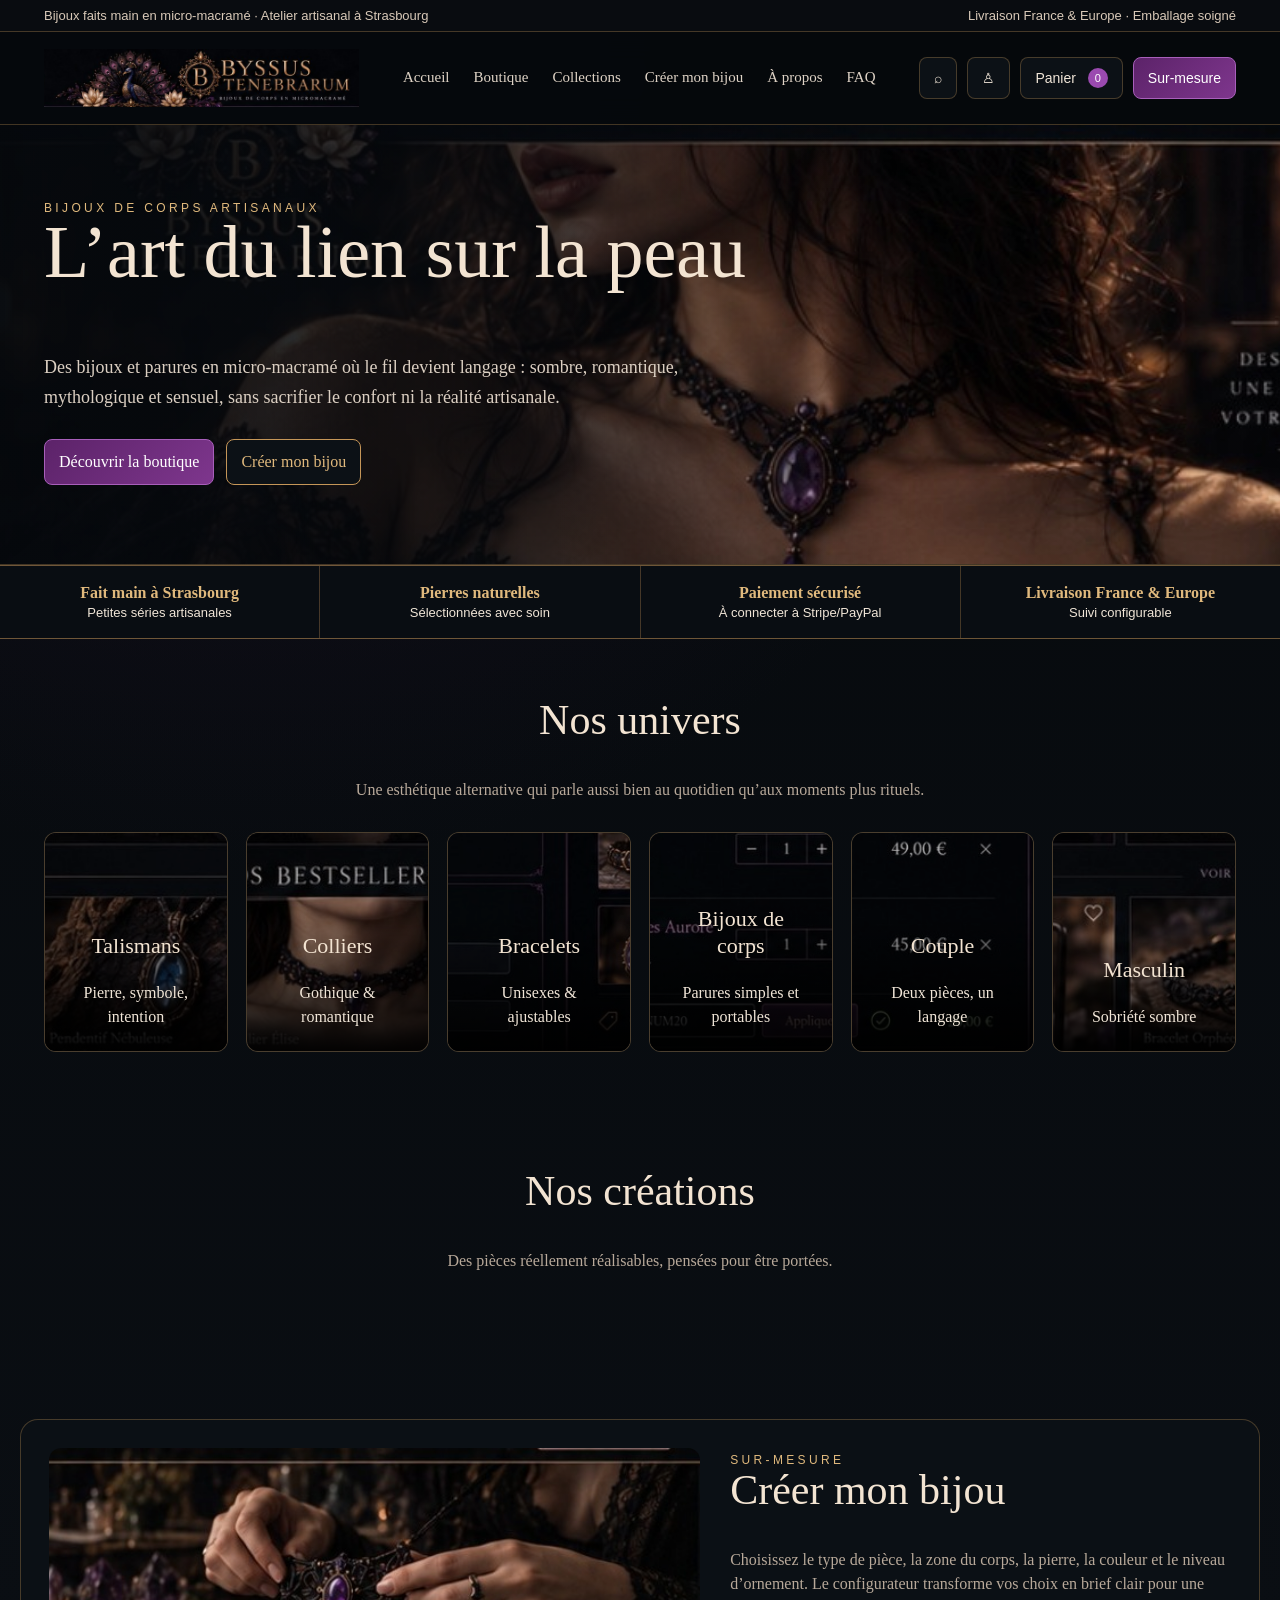
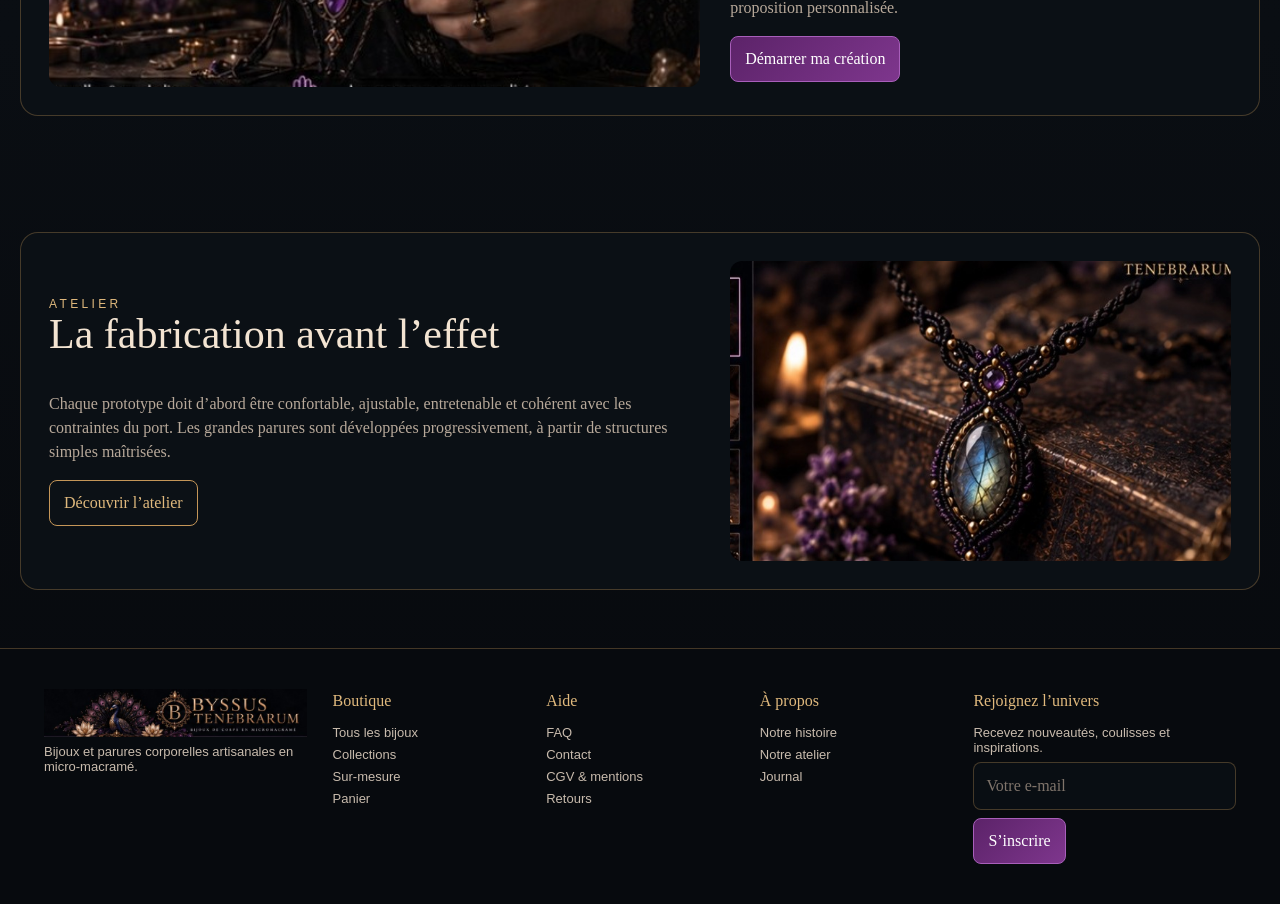
<file: index.html>
<!doctype html><html lang="fr"><head><meta charset="utf-8"><meta name="viewport" content="width=device-width,initial-scale=1"><meta name="description" content="Byssus Tenebrarum — bijoux de corps artisanaux en micro-macramé."><title>Accueil · Byssus Tenebrarum</title><link rel="stylesheet" href="assets/css/style.css"></head><body><div class="topbar"><div class="wrap"><span>Bijoux faits main en micro-macramé · Atelier artisanal à Strasbourg</span><span>Livraison France & Europe · Emballage soigné</span></div></div>
<header class="site-header"><div class="wrap nav"><a href="index.html"><img class="logo" src="assets/images/logo-byssus.png" alt="Byssus Tenebrarum"></a><nav class="navlinks"><a href="index.html">Accueil</a><a href="shop.html">Boutique</a><a href="collections.html">Collections</a><a href="create.html">Créer mon bijou</a><a href="about.html">À propos</a><a href="faq.html">FAQ</a></nav><div class="actions"><a class="iconbtn desktop-action" href="shop.html">⌕</a><a class="iconbtn desktop-action" href="account.html">♙</a><a class="iconbtn" href="cart.html">Panier <span class="cart-badge" data-cart-count>0</span></a><a class="btn btn-primary desktop-action" href="create.html">Sur-mesure</a></div></div></header><section class="hero"><div class="wrap"><div class="eyebrow">Bijoux de corps artisanaux</div><h1>L’art du lien sur la peau</h1><p class="lead">Des bijoux et parures en micro-macramé où le fil devient langage : sombre, romantique, mythologique et sensuel, sans sacrifier le confort ni la réalité artisanale.</p><div class="hero-ctas"><a class="btn btn-primary" href="shop.html">Découvrir la boutique</a><a class="btn btn-gold" href="create.html">Créer mon bijou</a></div></div></section><section class="trust"><div><strong>Fait main à Strasbourg</strong>Petites séries artisanales</div><div><strong>Pierres naturelles</strong>Sélectionnées avec soin</div><div><strong>Paiement sécurisé</strong>À connecter à Stripe/PayPal</div><div><strong>Livraison France & Europe</strong>Suivi configurable</div></section><section class="section"><div class="wrap"><div class="section-title"><h2>Nos univers</h2><p>Une esthétique alternative qui parle aussi bien au quotidien qu’aux moments plus rituels.</p></div><div class="grid collections"><a class="category-card" href="collections.html#talismans"><img src="assets/images/pendentif-nebuleuse.jpg"><div class="overlay"><h3>Talismans</h3><span>Pierre, symbole, intention</span></div></a><a class="category-card" href="collections.html#colliers"><img src="assets/images/collier-nyx.jpg"><div class="overlay"><h3>Colliers</h3><span>Gothique & romantique</span></div></a><a class="category-card" href="collections.html#bracelets"><img src="assets/images/bracelet-astra.jpg"><div class="overlay"><h3>Bracelets</h3><span>Unisexes & ajustables</span></div></a><a class="category-card" href="collections.html#body"><img src="assets/images/bijou-corps-eclipse.jpg"><div class="overlay"><h3>Bijoux de corps</h3><span>Parures simples et portables</span></div></a><a class="category-card" href="collections.html#couple"><img src="assets/images/duo-ames.jpg"><div class="overlay"><h3>Couple</h3><span>Deux pièces, un langage</span></div></a><a class="category-card" href="collections.html#homme"><img src="assets/images/bracelet-orphee.jpg"><div class="overlay"><h3>Masculin</h3><span>Sobriété sombre</span></div></a></div></div></section><section class="section"><div class="wrap"><div class="section-title"><h2>Nos créations</h2><p>Des pièces réellement réalisables, pensées pour être portées.</p></div><div id="product-grid" class="grid products"></div></div></section><section class="section"><div class="wrap feature-band"><img src="assets/images/builder-hero.jpg" alt="Création artisanale"><div><div class="eyebrow">Sur-mesure</div><h2>Créer mon bijou</h2><p class="muted">Choisissez le type de pièce, la zone du corps, la pierre, la couleur et le niveau d’ornement. Le configurateur transforme vos choix en brief clair pour une proposition personnalisée.</p><a class="btn btn-primary" href="create.html">Démarrer ma création</a></div></div></section><section class="section"><div class="wrap feature-band"><div><div class="eyebrow">Atelier</div><h2>La fabrication avant l’effet</h2><p class="muted">Chaque prototype doit d’abord être confortable, ajustable, entretenable et cohérent avec les contraintes du port. Les grandes parures sont développées progressivement, à partir de structures simples maîtrisées.</p><a class="btn btn-gold" href="about.html#atelier">Découvrir l’atelier</a></div><img src="assets/images/product-luna-large.jpg" alt="Micro-macramé"></div></section><footer class="footer"><div class="wrap footer-grid"><div><img class="logo" src="assets/images/logo-byssus.png" alt="Byssus Tenebrarum"><p>Bijoux et parures corporelles artisanales en micro-macramé.</p></div><div><h4>Boutique</h4><a href="shop.html">Tous les bijoux</a><a href="collections.html">Collections</a><a href="create.html">Sur-mesure</a><a href="cart.html">Panier</a></div><div><h4>Aide</h4><a href="faq.html">FAQ</a><a href="contact.html">Contact</a><a href="legal.html">CGV & mentions</a><a href="legal.html#returns">Retours</a></div><div><h4>À propos</h4><a href="about.html">Notre histoire</a><a href="about.html#atelier">Notre atelier</a><a href="journal.html">Journal</a></div><div><h4>Rejoignez l’univers</h4><p>Recevez nouveautés, coulisses et inspirations.</p><input class="form-control" placeholder="Votre e-mail"><button class="btn btn-primary" style="margin-top:8px">S’inscrire</button></div></div></footer><script src="assets/js/products.js"></script><script src="assets/js/app.js"></script><script>document.addEventListener('DOMContentLoaded',()=>renderProducts('#product-grid',BYSSUS_PRODUCTS.slice(0,8)))</script></body></html>
</file>
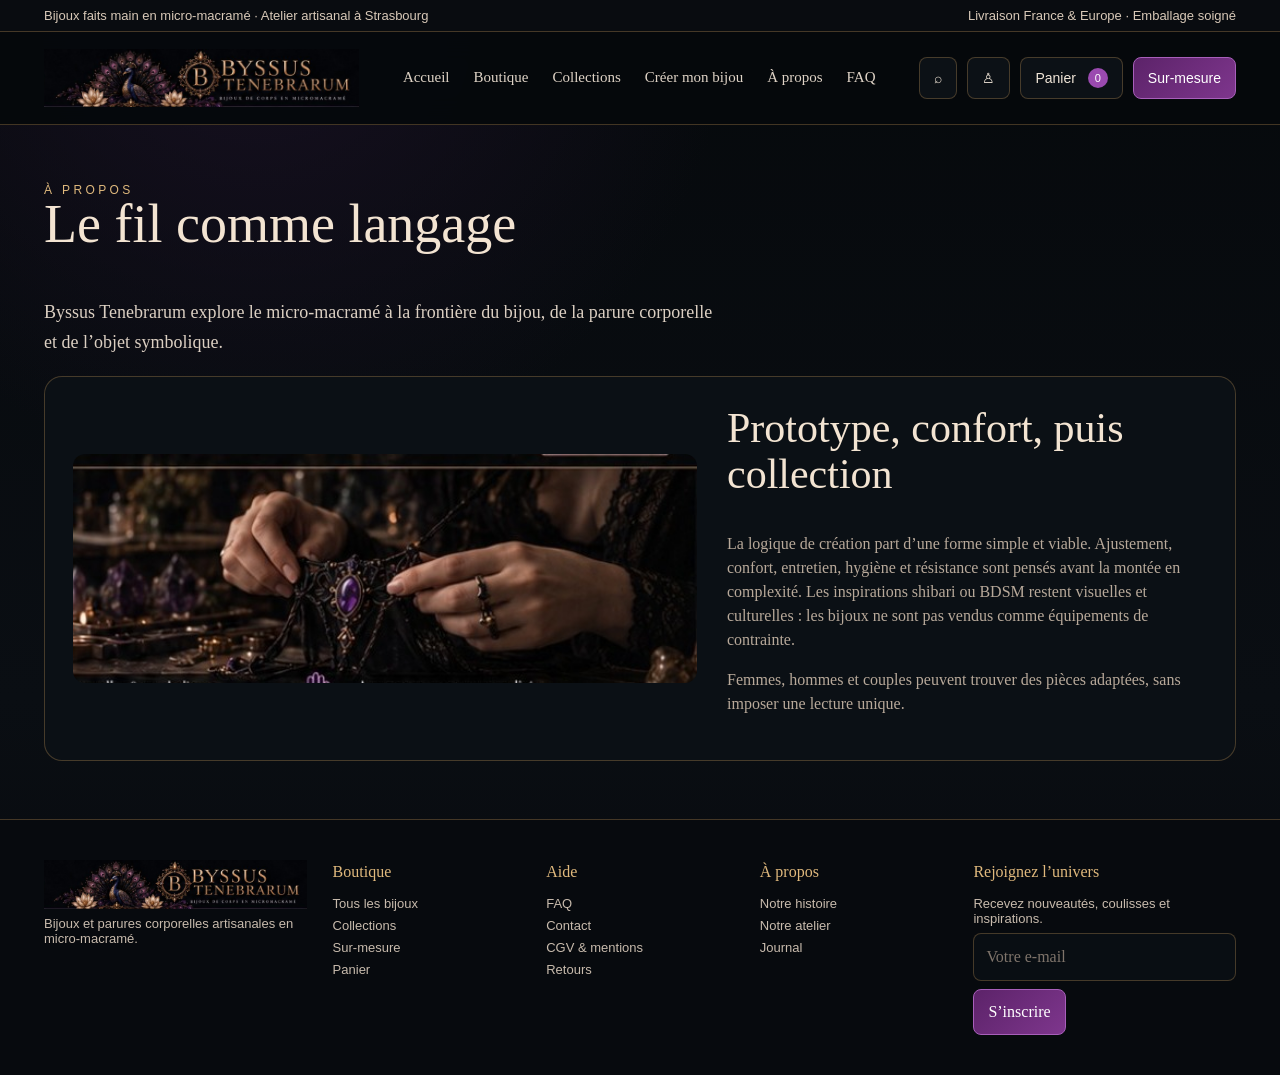
<file: about.html>
<!doctype html><html lang="fr"><head><meta charset="utf-8"><meta name="viewport" content="width=device-width,initial-scale=1"><meta name="description" content="Byssus Tenebrarum — bijoux de corps artisanaux en micro-macramé."><title>À propos · Byssus Tenebrarum</title><link rel="stylesheet" href="assets/css/style.css"></head><body><div class="topbar"><div class="wrap"><span>Bijoux faits main en micro-macramé · Atelier artisanal à Strasbourg</span><span>Livraison France & Europe · Emballage soigné</span></div></div>
<header class="site-header"><div class="wrap nav"><a href="index.html"><img class="logo" src="assets/images/logo-byssus.png" alt="Byssus Tenebrarum"></a><nav class="navlinks"><a href="index.html">Accueil</a><a href="shop.html">Boutique</a><a href="collections.html">Collections</a><a href="create.html">Créer mon bijou</a><a href="about.html">À propos</a><a href="faq.html">FAQ</a></nav><div class="actions"><a class="iconbtn desktop-action" href="shop.html">⌕</a><a class="iconbtn desktop-action" href="account.html">♙</a><a class="iconbtn" href="cart.html">Panier <span class="cart-badge" data-cart-count>0</span></a><a class="btn btn-primary desktop-action" href="create.html">Sur-mesure</a></div></div></header><section class="section"><div class="wrap"><div class="eyebrow">À propos</div><h1 style="font-size:54px">Le fil comme langage</h1><p class="lead">Byssus Tenebrarum explore le micro-macramé à la frontière du bijou, de la parure corporelle et de l’objet symbolique.</p><div class="feature-band" id="atelier"><img src="assets/images/builder-hero.jpg"><div><h2>Prototype, confort, puis collection</h2><p class="muted">La logique de création part d’une forme simple et viable. Ajustement, confort, entretien, hygiène et résistance sont pensés avant la montée en complexité. Les inspirations shibari ou BDSM restent visuelles et culturelles : les bijoux ne sont pas vendus comme équipements de contrainte.</p><p class="muted">Femmes, hommes et couples peuvent trouver des pièces adaptées, sans imposer une lecture unique.</p></div></div></div></section><footer class="footer"><div class="wrap footer-grid"><div><img class="logo" src="assets/images/logo-byssus.png" alt="Byssus Tenebrarum"><p>Bijoux et parures corporelles artisanales en micro-macramé.</p></div><div><h4>Boutique</h4><a href="shop.html">Tous les bijoux</a><a href="collections.html">Collections</a><a href="create.html">Sur-mesure</a><a href="cart.html">Panier</a></div><div><h4>Aide</h4><a href="faq.html">FAQ</a><a href="contact.html">Contact</a><a href="legal.html">CGV & mentions</a><a href="legal.html#returns">Retours</a></div><div><h4>À propos</h4><a href="about.html">Notre histoire</a><a href="about.html#atelier">Notre atelier</a><a href="journal.html">Journal</a></div><div><h4>Rejoignez l’univers</h4><p>Recevez nouveautés, coulisses et inspirations.</p><input class="form-control" placeholder="Votre e-mail"><button class="btn btn-primary" style="margin-top:8px">S’inscrire</button></div></div></footer><script src="assets/js/products.js"></script><script src="assets/js/app.js"></script></body></html>
</file>
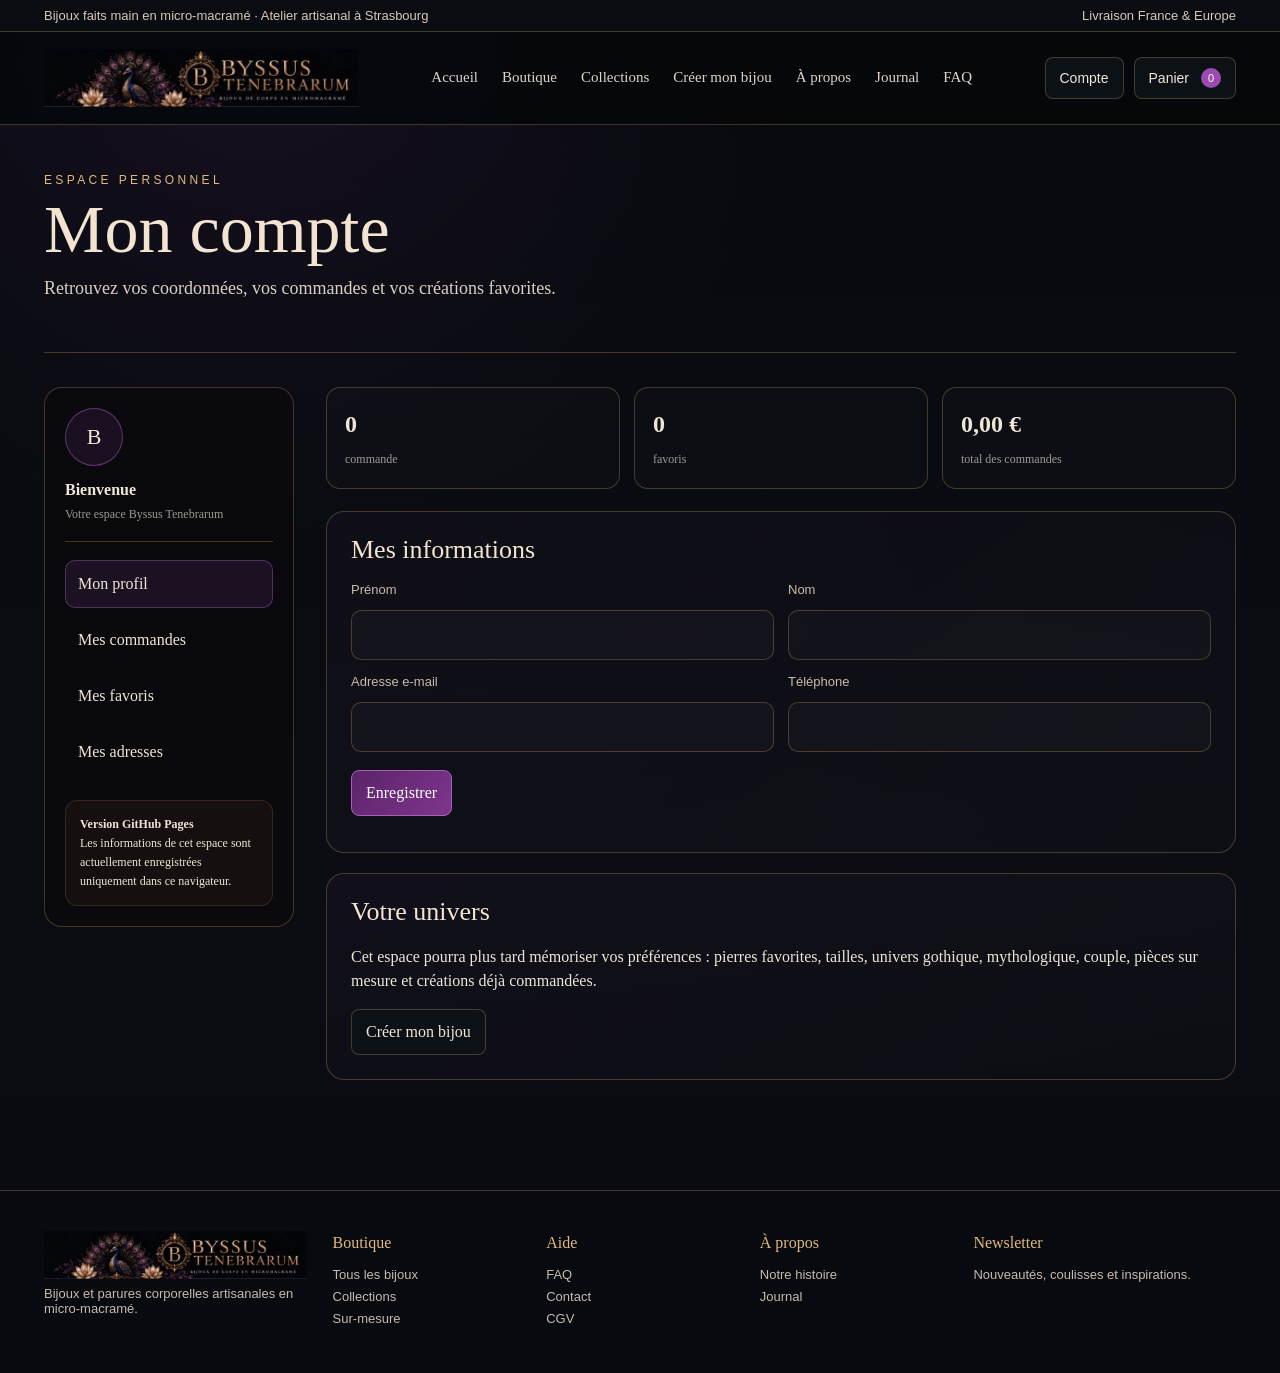
<file: account.html>
<!doctype html>
<html lang="fr">

<head>

  <meta charset="utf-8">

  <meta
    name="viewport"
    content="width=device-width, initial-scale=1"
  >

  <meta
    name="description"
    content="Votre espace personnel Byssus Tenebrarum."
  >

  <title>
    Mon compte · Byssus Tenebrarum
  </title>

  <link
    rel="stylesheet"
    href="assets/css/style.css"
  >

  <style>

    /* =====================================================
       ACCOUNT.HTML
       ===================================================== */

    .account-page {
      padding: 48px 0 90px;
    }

    .account-hero {
      padding-bottom: 30px;
      margin-bottom: 34px;

      border-bottom:
        1px solid var(--line);
    }

    .account-hero h1 {
      margin:
        8px 0 10px;

      font-size:
        clamp(42px, 6vw, 68px);

      line-height: 1;
    }

    .account-layout {
      display: grid;

      grid-template-columns:
        250px minmax(0, 1fr);

      gap: 32px;

      align-items: start;
    }

    /* =====================================================
       SIDEBAR
       ===================================================== */

    .account-sidebar {
      position: sticky;
      top: 108px;

      padding: 20px;

      border:
        1px solid var(--line);

      border-radius: 18px;

      background:
        rgba(11, 9, 14, .9);
    }

    .account-user {
      padding-bottom: 18px;
      margin-bottom: 18px;

      border-bottom:
        1px solid var(--line);
    }

    .account-avatar {
      width: 58px;
      height: 58px;

      display: grid;
      place-items: center;

      margin-bottom: 12px;

      border-radius: 50%;

      border:
        1px solid
        rgba(152, 91, 174, .55);

      background:
        rgba(86, 44, 101, .22);

      font-size: 22px;
    }

    .account-user-name {
      font-weight: 600;
      margin-bottom: 3px;
    }

    .account-user-email {
      font-size: 12px;
      opacity: .65;
      word-break: break-word;
    }

    .account-nav {
      display: grid;
      gap: 8px;
    }

    .account-nav-button {
      width: 100%;

      padding: 11px 12px;

      text-align: left;

      border:
        1px solid transparent;

      border-radius: 10px;

      background:
        transparent;

      color: inherit;

      cursor: pointer;
    }

    .account-nav-button:hover {
      background:
        rgba(89, 47, 104, .15);
    }

    .account-nav-button.active {
      border-color:
        rgba(150, 87, 171, .45);

      background:
        rgba(89, 47, 104, .24);
    }

    /* =====================================================
       CONTENT
       ===================================================== */

    .account-panel {
      display: none;
    }

    .account-panel.active {
      display: block;
    }

    .account-card {
      margin-bottom: 20px;

      padding: 24px;

      border:
        1px solid var(--line);

      border-radius: 18px;

      background:
        linear-gradient(
          145deg,
          rgba(54, 27, 65, .16),
          rgba(255,255,255,.01)
        );
    }

    .account-card h2 {
      margin:
        0 0 18px;

      font-size: 26px;
    }

    .account-card h3 {
      margin:
        0 0 10px;
    }

    .account-grid {
      display: grid;

      grid-template-columns:
        1fr 1fr;

      gap: 14px;
    }

    .form-group {
      display: grid;
      gap: 7px;
    }

    .form-group.full {
      grid-column:
        1 / -1;
    }

    .form-group label {
      font-size: 13px;
    }

    .form-control {
      width: 100%;

      padding: 12px 13px;

      border:
        1px solid var(--line);

      border-radius: 10px;

      background:
        rgba(255,255,255,.025);

      color: inherit;

      font: inherit;
    }

    .form-control:focus {
      outline: none;

      border-color:
        rgba(153, 90, 174, .8);

      box-shadow:
        0 0 0 3px
        rgba(108, 55, 126, .14);
    }

    .account-actions {
      display: flex;

      gap: 10px;

      flex-wrap: wrap;

      margin-top: 18px;
    }

    /* =====================================================
       STATS
       ===================================================== */

    .account-stats {
      display: grid;

      grid-template-columns:
        repeat(3, 1fr);

      gap: 14px;

      margin-bottom: 22px;
    }

    .account-stat {
      padding: 18px;

      border:
        1px solid var(--line);

      border-radius: 14px;

      background:
        rgba(255,255,255,.015);
    }

    .account-stat strong {
      display: block;

      margin-bottom: 4px;

      font-size: 24px;
    }

    .account-stat span {
      font-size: 12px;
      opacity: .65;
    }

    /* =====================================================
       COMMANDES
       ===================================================== */

    .orders-list {
      display: grid;
      gap: 16px;
    }

    .order-card {
      padding: 20px;

      border:
        1px solid var(--line);

      border-radius: 15px;

      background:
        rgba(255,255,255,.015);
    }

    .order-header {
      display: flex;

      justify-content: space-between;

      gap: 20px;

      align-items: flex-start;

      margin-bottom: 16px;
    }

    .order-number {
      font-weight: 600;
    }

    .order-date {
      font-size: 12px;
      opacity: .62;
    }

    .order-status {
      padding: 6px 9px;

      border-radius: 999px;

      border:
        1px solid
        rgba(98, 151, 112, .28);

      background:
        rgba(65, 108, 77, .12);

      font-size: 11px;
    }

    .order-products {
      display: grid;
      gap: 10px;
    }

    .order-product {
      display: grid;

      grid-template-columns:
        64px 1fr auto;

      gap: 10px;

      align-items: center;
    }

    .order-product img {
      width: 64px;
      aspect-ratio: 4 / 5;

      object-fit: cover;

      border-radius: 8px;

      border:
        1px solid var(--line);
    }

    .order-product-name {
      font-size: 13px;
      font-weight: 600;
    }

    .order-product-meta {
      font-size: 11px;
      opacity: .65;
    }

    .order-product-price {
      font-size: 13px;
      font-weight: 600;
    }

    .order-total {
      display: flex;

      justify-content: space-between;

      margin-top: 16px;
      padding-top: 16px;

      border-top:
        1px solid var(--line);

      font-weight: 600;
    }

    /* =====================================================
       FAVORIS
       ===================================================== */

    .wishlist-grid {
      display: grid;

      grid-template-columns:
        repeat(3, 1fr);

      gap: 18px;
    }

    .wishlist-card {
      overflow: hidden;

      border:
        1px solid var(--line);

      border-radius: 14px;

      background:
        rgba(12, 10, 15, .88);
    }

    .wishlist-card img {
      width: 100%;

      aspect-ratio: 4 / 5;

      object-fit: cover;
    }

    .wishlist-card-content {
      padding: 14px;
    }

    .wishlist-card h3 {
      margin:
        0 0 6px;

      font-size: 18px;
    }

    .wishlist-meta {
      margin-bottom: 10px;

      font-size: 12px;

      opacity: .65;
    }

    .wishlist-price {
      margin-bottom: 12px;

      font-weight: 600;
    }

    .wishlist-actions {
      display: grid;
      gap: 8px;
    }

    /* =====================================================
       EMPTY
       ===================================================== */

    .account-empty {
      padding:
        50px 20px;

      text-align: center;

      border:
        1px dashed var(--line);

      border-radius: 14px;
    }

    /* =====================================================
       ADDRESS
       ===================================================== */

    .address-preview {
      margin-top: 16px;

      padding: 16px;

      border:
        1px solid var(--line);

      border-radius: 12px;

      background:
        rgba(255,255,255,.015);

      line-height: 1.7;
    }

    /* =====================================================
       NOTE LOCAL
       ===================================================== */

    .account-local-note {
      margin-top: 24px;

      padding: 14px;

      border-radius: 12px;

      border:
        1px solid
        rgba(170, 125, 75, .22);

      background:
        rgba(125, 84, 45, .10);

      font-size: 12px;

      line-height: 1.6;
    }

    /* =====================================================
       RESPONSIVE
       ===================================================== */

    @media (max-width: 1000px) {

      .account-layout {
        grid-template-columns: 1fr;
      }

      .account-sidebar {
        position: static;
      }

      .account-nav {
        grid-template-columns:
          repeat(4, 1fr);
      }

      .account-nav-button {
        text-align: center;
      }

      .wishlist-grid {
        grid-template-columns:
          repeat(2, 1fr);
      }

    }

    @media (max-width: 700px) {

      .account-grid {
        grid-template-columns: 1fr;
      }

      .form-group.full {
        grid-column: auto;
      }

      .account-stats {
        grid-template-columns: 1fr;
      }

      .account-nav {
        grid-template-columns:
          repeat(2, 1fr);
      }

      .wishlist-grid {
        grid-template-columns: 1fr;
      }

      .order-header {
        flex-direction: column;
      }

      .order-product {
        grid-template-columns:
          55px 1fr;
      }

      .order-product-price {
        grid-column: 2;
      }

    }

  </style>

</head>


<body>

  <!-- =====================================================
       TOPBAR
       ===================================================== -->

  <div class="topbar">

    <div class="wrap">

      <span>
        Bijoux faits main en micro-macramé ·
        Atelier artisanal à Strasbourg
      </span>

      <span>
        Livraison France & Europe
      </span>

    </div>

  </div>


  <!-- =====================================================
       HEADER
       ===================================================== -->

  <header class="site-header">

    <div class="wrap nav">

      <a href="index.html">

        <img
          class="logo"
          src="assets/images/logo-byssus.png"
          alt="Byssus Tenebrarum"
        >

      </a>


      <nav class="navlinks">

        <a href="index.html">
          Accueil
        </a>

        <a href="shop.html">
          Boutique
        </a>

        <a href="collections.html">
          Collections
        </a>

        <a href="create.html">
          Créer mon bijou
        </a>

        <a href="about.html">
          À propos
        </a>

        <a href="journal.html">
          Journal
        </a>

        <a href="faq.html">
          FAQ
        </a>

      </nav>


      <div class="actions">

        <a
          class="iconbtn active"
          href="account.html"
        >
          Compte
        </a>

        <a
          class="iconbtn"
          href="cart.html"
        >

          Panier

          <span
            class="cart-badge"
            data-cart-count
          >
            0
          </span>

        </a>

      </div>

    </div>

  </header>


  <!-- =====================================================
       PAGE
       ===================================================== -->

  <main class="account-page">

    <div class="wrap">


      <!-- HERO -->

      <section class="account-hero">

        <div class="eyebrow">
          Espace personnel
        </div>

        <h1>
          Mon compte
        </h1>

        <p class="lead">

          Retrouvez vos coordonnées,
          vos commandes et vos créations favorites.

        </p>

      </section>


      <!-- LAYOUT -->

      <div class="account-layout">


        <!-- =================================================
             SIDEBAR
             ================================================= -->

        <aside class="account-sidebar">

          <div class="account-user">

            <div
              class="account-avatar"
              id="account-avatar"
            >
              B
            </div>


            <div
              class="account-user-name"
              id="sidebar-user-name"
            >
              Bienvenue
            </div>


            <div
              class="account-user-email"
              id="sidebar-user-email"
            >
              Votre espace Byssus Tenebrarum
            </div>

          </div>


          <nav class="account-nav">

            <button
              class="account-nav-button active"
              data-panel="profile"
              onclick="openAccountPanel('profile', this)"
            >
              Mon profil
            </button>


            <button
              class="account-nav-button"
              data-panel="orders"
              onclick="openAccountPanel('orders', this)"
            >
              Mes commandes
            </button>


            <button
              class="account-nav-button"
              data-panel="wishlist"
              onclick="openAccountPanel('wishlist', this)"
            >
              Mes favoris
            </button>


            <button
              class="account-nav-button"
              data-panel="address"
              onclick="openAccountPanel('address', this)"
            >
              Mes adresses
            </button>

          </nav>


          <div class="account-local-note">

            <strong>
              Version GitHub Pages
            </strong>

            <br>

            Les informations de cet espace sont
            actuellement enregistrées uniquement
            dans ce navigateur.

          </div>

        </aside>


        <!-- =================================================
             PANELS
             ================================================= -->

        <section>


          <!-- ===============================================
               PROFIL
               =============================================== -->

          <div
            class="account-panel active"
            id="panel-profile"
          >

            <div
              class="account-stats"
              id="account-stats"
            ></div>


            <div class="account-card">

              <h2>
                Mes informations
              </h2>


              <div class="account-grid">


                <div class="form-group">

                  <label for="profile-firstname">
                    Prénom
                  </label>

                  <input
                    id="profile-firstname"
                    class="form-control"
                    type="text"
                  >

                </div>


                <div class="form-group">

                  <label for="profile-lastname">
                    Nom
                  </label>

                  <input
                    id="profile-lastname"
                    class="form-control"
                    type="text"
                  >

                </div>


                <div class="form-group">

                  <label for="profile-email">
                    Adresse e-mail
                  </label>

                  <input
                    id="profile-email"
                    class="form-control"
                    type="email"
                  >

                </div>


                <div class="form-group">

                  <label for="profile-phone">
                    Téléphone
                  </label>

                  <input
                    id="profile-phone"
                    class="form-control"
                    type="tel"
                  >

                </div>

              </div>


              <div class="account-actions">

                <button
                  class="btn btn-primary"
                  type="button"
                  onclick="saveProfile()"
                >
                  Enregistrer
                </button>

              </div>


              <div
                id="profile-message"
                class="muted"
                style="margin-top:12px;font-size:12px;"
              ></div>

            </div>


            <div class="account-card">

              <h2>
                Votre univers
              </h2>

              <p>

                Cet espace pourra plus tard
                mémoriser vos préférences :

                pierres favorites,
                tailles,
                univers gothique,
                mythologique,
                couple,
                pièces sur mesure
                et créations déjà commandées.

              </p>


              <a
                class="btn"
                href="create.html"
              >
                Créer mon bijou
              </a>

            </div>

          </div>


          <!-- ===============================================
               COMMANDES
               =============================================== -->

          <div
            class="account-panel"
            id="panel-orders"
          >

            <div class="account-card">

              <h2>
                Mes commandes
              </h2>

              <div
                class="orders-list"
                id="orders-list"
              ></div>

            </div>

          </div>


          <!-- ===============================================
               FAVORIS
               =============================================== -->

          <div
            class="account-panel"
            id="panel-wishlist"
          >

            <div class="account-card">

              <h2>
                Mes favoris
              </h2>

              <div
                class="wishlist-grid"
                id="wishlist-grid"
              ></div>

            </div>

          </div>


          <!-- ===============================================
               ADRESSE
               =============================================== -->

          <div
            class="account-panel"
            id="panel-address"
          >

            <div class="account-card">

              <h2>
                Adresse de livraison
              </h2>


              <div class="account-grid">


                <div class="form-group full">

                  <label for="address-line1">
                    Adresse
                  </label>

                  <input
                    id="address-line1"
                    class="form-control"
                    type="text"
                  >

                </div>


                <div class="form-group full">

                  <label for="address-line2">
                    Complément
                  </label>

                  <input
                    id="address-line2"
                    class="form-control"
                    type="text"
                  >

                </div>


                <div class="form-group">

                  <label for="address-postal">
                    Code postal
                  </label>

                  <input
                    id="address-postal"
                    class="form-control"
                    type="text"
                  >

                </div>


                <div class="form-group">

                  <label for="address-city">
                    Ville
                  </label>

                  <input
                    id="address-city"
                    class="form-control"
                    type="text"
                  >

                </div>


                <div class="form-group full">

                  <label for="address-country">
                    Pays
                  </label>

                  <select
                    id="address-country"
                    class="form-control"
                  >

                    <option value="FR">
                      France
                    </option>

                    <option value="DE">
                      Allemagne
                    </option>

                    <option value="BE">
                      Belgique
                    </option>

                    <option value="LU">
                      Luxembourg
                    </option>

                    <option value="NL">
                      Pays-Bas
                    </option>

                    <option value="ES">
                      Espagne
                    </option>

                    <option value="IT">
                      Italie
                    </option>

                    <option value="OTHER-EU">
                      Autre pays UE
                    </option>

                  </select>

                </div>

              </div>


              <div class="account-actions">

                <button
                  class="btn btn-primary"
                  type="button"
                  onclick="saveAddress()"
                >
                  Enregistrer l’adresse
                </button>

              </div>


              <div
                id="address-message"
                class="muted"
                style="margin-top:12px;font-size:12px;"
              ></div>


              <div
                class="address-preview"
                id="address-preview"
              ></div>

            </div>

          </div>


        </section>

      </div>

    </div>

  </main>


  <!-- =====================================================
       FOOTER
       ===================================================== -->

  <footer class="footer">

    <div class="wrap footer-grid">


      <div>

        <img
          class="logo"
          src="assets/images/logo-byssus.png"
          alt="Byssus Tenebrarum"
        >

        <p>
          Bijoux et parures corporelles
          artisanales en micro-macramé.
        </p>

      </div>


      <div>

        <h4>
          Boutique
        </h4>

        <a href="shop.html">
          Tous les bijoux
        </a>

        <a href="collections.html">
          Collections
        </a>

        <a href="create.html">
          Sur-mesure
        </a>

      </div>


      <div>

        <h4>
          Aide
        </h4>

        <a href="faq.html">
          FAQ
        </a>

        <a href="contact.html">
          Contact
        </a>

        <a href="legal.html">
          CGV
        </a>

      </div>


      <div>

        <h4>
          À propos
        </h4>

        <a href="about.html">
          Notre histoire
        </a>

        <a href="journal.html">
          Journal
        </a>

      </div>


      <div>

        <h4>
          Newsletter
        </h4>

        <p>
          Nouveautés, coulisses
          et inspirations.
        </p>

      </div>

    </div>

  </footer>


  <!-- =====================================================
       SCRIPTS
       ===================================================== -->

  <script src="assets/js/products.js"></script>

  <script src="assets/js/app.js"></script>


  <script>

    // =====================================================
    // STORAGE KEYS
    // =====================================================

    const CUSTOMER_KEY =
      "byssus-customer";

    const WISHLIST_KEY =
      "byssus-wishlist";

    const LAST_ORDER_KEY =
      "byssus-last-order";

    const ORDERS_KEY =
      "byssus-orders";

    const CART_KEY =
      "byssus-cart";


    let customer = {};

    let orders = [];

    let wishlist = [];



    // =====================================================
    // INITIALISATION
    // =====================================================

    document.addEventListener(
      "DOMContentLoaded",
      () => {

        loadAccount();

      }
    );



    // =====================================================
    // LOAD
    // =====================================================

    function loadAccount() {

      customer =
        readStorageObject(
          CUSTOMER_KEY
        );


      wishlist =
        readStorageArray(
          WISHLIST_KEY
        );


      orders =
        loadOrders();


      fillProfile();

      fillAddress();

      renderSidebarUser();

      renderStats();

      renderOrders();

      renderWishlist();

      renderAddressPreview();

      updateCartBadge();

    }



    // =====================================================
    // PANELS
    // =====================================================

    function openAccountPanel(
      panelName,
      button
    ) {

      document
        .querySelectorAll(
          ".account-panel"
        )
        .forEach(
          panel => {

            panel.classList.remove(
              "active"
            );

          }
        );


      document
        .querySelectorAll(
          ".account-nav-button"
        )
        .forEach(
          navButton => {

            navButton.classList.remove(
              "active"
            );

          }
        );


      const panel =
        document.getElementById(
          `panel-${panelName}`
        );


      if (panel) {

        panel.classList.add(
          "active"
        );

      }


      if (button) {

        button.classList.add(
          "active"
        );

      }

    }



    // =====================================================
    // PROFIL
    // =====================================================

    function fillProfile() {

      setFieldValue(
        "profile-firstname",
        customer.firstname
      );

      setFieldValue(
        "profile-lastname",
        customer.lastname
      );

      setFieldValue(
        "profile-email",
        customer.email
      );

      setFieldValue(
        "profile-phone",
        customer.phone
      );

    }



    function saveProfile() {

      customer.firstname =
        getFieldValue(
          "profile-firstname"
        );


      customer.lastname =
        getFieldValue(
          "profile-lastname"
        );


      customer.email =
        getFieldValue(
          "profile-email"
        );


      customer.phone =
        getFieldValue(
          "profile-phone"
        );


      saveCustomer();


      renderSidebarUser();


      document
        .getElementById(
          "profile-message"
        )
        .textContent =
        "Vos informations ont été enregistrées sur cet appareil.";

    }



    // =====================================================
    // SIDEBAR USER
    // =====================================================

    function renderSidebarUser() {

      const fullname =
        [
          customer.firstname,
          customer.lastname
        ]
          .filter(Boolean)
          .join(" ");


      document
        .getElementById(
          "sidebar-user-name"
        )
        .textContent =
        fullname
        ||
        "Bienvenue";


      document
        .getElementById(
          "sidebar-user-email"
        )
        .textContent =
        customer.email
        ||
        "Votre espace Byssus Tenebrarum";


      const initials =
        [
          customer.firstname,
          customer.lastname
        ]
          .filter(Boolean)
          .map(
            value =>
              value
                .charAt(0)
                .toUpperCase()
          )
          .join("")
          .slice(0,2);


      document
        .getElementById(
          "account-avatar"
        )
        .textContent =
        initials
        ||
        "B";

    }



    // =====================================================
    // ADRESSE
    // =====================================================

    function fillAddress() {

      setFieldValue(
        "address-line1",
        customer.address
      );

      setFieldValue(
        "address-line2",
        customer.address2
      );

      setFieldValue(
        "address-postal",
        customer.postalCode
      );

      setFieldValue(
        "address-city",
        customer.city
      );


      if (
        customer.country
      ) {

        setFieldValue(
          "address-country",
          customer.country
        );

      }

    }



    function saveAddress() {

      customer.address =
        getFieldValue(
          "address-line1"
        );


      customer.address2 =
        getFieldValue(
          "address-line2"
        );


      customer.postalCode =
        getFieldValue(
          "address-postal"
        );


      customer.city =
        getFieldValue(
          "address-city"
        );


      customer.country =
        getFieldValue(
          "address-country"
        );


      saveCustomer();


      renderAddressPreview();


      document
        .getElementById(
          "address-message"
        )
        .textContent =
        "Votre adresse a été enregistrée.";

    }



    function renderAddressPreview() {

      const container =
        document.getElementById(
          "address-preview"
        );


      if (
        !customer.address
        &&
        !customer.city
      ) {

        container.innerHTML = `

          <span class="muted">
            Aucune adresse enregistrée.
          </span>

        `;

        return;

      }


      container.innerHTML = `

        <strong>
          Adresse enregistrée
        </strong>

        <br><br>

        ${escapeHtml(
          customer.firstname || ""
        )}

        ${escapeHtml(
          customer.lastname || ""
        )}

        <br>

        ${escapeHtml(
          customer.address || ""
        )}

        ${
          customer.address2
            ? `<br>${escapeHtml(
                customer.address2
              )}`
            : ""
        }

        <br>

        ${escapeHtml(
          customer.postalCode || ""
        )}

        ${escapeHtml(
          customer.city || ""
        )}

        <br>

        ${escapeHtml(
          formatCountry(
            customer.country
          )
        )}

      `;

    }



    // =====================================================
    // SAVE CUSTOMER
    // =====================================================

    function saveCustomer() {

      localStorage.setItem(
        CUSTOMER_KEY,
        JSON.stringify(
          customer
        )
      );

    }



    // =====================================================
    // ORDERS
    // =====================================================

    function loadOrders() {

      let storedOrders =
        readStorageArray(
          ORDERS_KEY
        );


      const lastOrder =
        readStorageObject(
          LAST_ORDER_KEY
        );


      if (
        lastOrder
        &&
        lastOrder.orderId
        &&
        !storedOrders.some(
          order =>
            order.orderId
            ===
            lastOrder.orderId
        )
      ) {

        storedOrders.unshift(
          lastOrder
        );


        localStorage.setItem(
          ORDERS_KEY,
          JSON.stringify(
            storedOrders
          )
        );

      }


      return storedOrders;

    }



    function renderOrders() {

      const container =
        document.getElementById(
          "orders-list"
        );


      if (
        !orders.length
      ) {

        container.innerHTML = `

          <div class="account-empty">

            <h3>
              Aucune commande
            </h3>

            <p class="muted">

              Vos commandes apparaîtront ici
              après leur validation.

            </p>

            <a
              class="btn btn-primary"
              href="shop.html"
            >
              Découvrir la boutique
            </a>

          </div>

        `;

        return;

      }


      container.innerHTML =
        orders
          .map(
            order => renderOrderCard(
              order
            )
          )
          .join("");

    }



    function renderOrderCard(order) {

      const items =
        Array.isArray(
          order.items
        )
          ? order.items
          : [];


      const productsHtml =
        items
          .map(
            item => {

              const product =
                getProductById(
                  item.id
                );


              if (!product) {
                return "";
              }


              const quantity =
                Number(
                  item.quantity || 1
                );


              return `

                <div class="order-product">

                  <img
                    src="${product.mainImage}"
                    alt="${escapeHtml(
                      product.name
                    )}"
                    onerror="this.src='assets/images/logo-byssus.png'"
                  >


                  <div>

                    <div class="order-product-name">

                      ${escapeHtml(
                        product.name
                      )}

                    </div>


                    <div class="order-product-meta">

                      Quantité :
                      ${quantity}

                    </div>

                  </div>


                  <div class="order-product-price">

                    ${formatPrice(
                      product.price
                      *
                      quantity
                    )}

                  </div>

                </div>

              `;

            }
          )
          .join("");


      const total =
        order.totals
        &&
        order.totals.total
          ? order.totals.total
          : 0;


      return `

        <article class="order-card">

          <div class="order-header">

            <div>

              <div class="order-number">

                ${escapeHtml(
                  order.orderId
                )}

              </div>


              <div class="order-date">

                ${escapeHtml(
                  formatOrderDate(
                    order.createdAt
                  )
                )}

              </div>

            </div>


            <span class="order-status">
              Confirmée
            </span>

          </div>


          <div class="order-products">

            ${productsHtml}

          </div>


          <div class="order-total">

            <span>
              Total TTC
            </span>

            <strong>

              ${formatPrice(
                total
              )}

            </strong>

          </div>

        </article>

      `;

    }



    // =====================================================
    // WISHLIST
    // =====================================================

    function renderWishlist() {

      const container =
        document.getElementById(
          "wishlist-grid"
        );


      const wishlistProducts =
        wishlist
          .map(
            id =>
              getProductById(id)
          )
          .filter(Boolean);


      if (
        !wishlistProducts.length
      ) {

        container.innerHTML = `

          <div
            class="account-empty"
            style="grid-column:1 / -1;"
          >

            <h3>
              Aucun favori pour le moment
            </h3>

            <p class="muted">

              Ajoutez un cœur aux créations
              qui vous attirent.

            </p>

            <a
              class="btn btn-primary"
              href="shop.html"
            >
              Voir la boutique
            </a>

          </div>

        `;

        return;

      }


      container.innerHTML =
        wishlistProducts
          .map(
            product => `

              <article class="wishlist-card">

                <a
                  href="product.html?id=${encodeURIComponent(
                    product.id
                  )}"
                >

                  <img
                    src="${product.mainImage}"
                    alt="${escapeHtml(
                      product.name
                    )}"
                    onerror="this.src='assets/images/logo-byssus.png'"
                  >

                </a>


                <div class="wishlist-card-content">

                  <h3>

                    <a
                      href="product.html?id=${encodeURIComponent(
                        product.id
                      )}"
                      style="
                        color:inherit;
                        text-decoration:none;
                      "
                    >
                      ${escapeHtml(
                        product.name
                      )}
                    </a>

                  </h3>


                  <div class="wishlist-meta">

                    ${escapeHtml(
                      product.stone
                    )}

                    ·

                    ${escapeHtml(
                      product.categoryLabel
                    )}

                  </div>


                  <div class="wishlist-price">

                    ${formatPrice(
                      product.price
                    )}

                  </div>


                  <div class="wishlist-actions">

                    <button
                      class="btn btn-primary"
                      type="button"
                      onclick="addWishlistToCart(
                        '${product.id}'
                      )"
                    >
                      Ajouter au panier
                    </button>


                    <button
                      class="btn"
                      type="button"
                      onclick="removeWishlistItem(
                        '${product.id}'
                      )"
                    >
                      Retirer des favoris
                    </button>

                  </div>

                </div>

              </article>

            `
          )
          .join("");

    }



    function removeWishlistItem(
      productId
    ) {

      wishlist =
        wishlist.filter(
          id =>
            id !==
            productId
        );


      localStorage.setItem(
        WISHLIST_KEY,
        JSON.stringify(
          wishlist
        )
      );


      renderWishlist();

      renderStats();

    }



    function addWishlistToCart(
      productId
    ) {

      const product =
        getProductById(
          productId
        );


      if (!product) {
        return;
      }


      let cart =
        readStorageArray(
          CART_KEY
        );


      const existing =
        cart.find(
          item =>
            item.id ===
            productId
        );


      if (existing) {

        existing.quantity += 1;

      }
      else {

        cart.push({
          id: productId,
          quantity: 1
        });

      }


      localStorage.setItem(
        CART_KEY,
        JSON.stringify(
          cart
        )
      );


      updateCartBadge();


      alert(
        `${product.name} a été ajouté au panier.`
      );

    }



    // =====================================================
    // STATS
    // =====================================================

    function renderStats() {

      const ordersCount =
        orders.length;


      const wishlistCount =
        wishlist.length;


      const totalSpent =
        orders.reduce(
          (sum, order) => {

            const total =
              order.totals
              &&
              order.totals.total
                ? Number(
                    order.totals.total
                  )
                : 0;


            return sum + total;

          },
          0
        );


      document
        .getElementById(
          "account-stats"
        )
        .innerHTML = `

          <div class="account-stat">

            <strong>
              ${ordersCount}
            </strong>

            <span>
              ${
                ordersCount > 1
                  ? "commandes"
                  : "commande"
              }
            </span>

          </div>


          <div class="account-stat">

            <strong>
              ${wishlistCount}
            </strong>

            <span>
              favoris
            </span>

          </div>


          <div class="account-stat">

            <strong>
              ${formatPrice(
                totalSpent
              )}
            </strong>

            <span>
              total des commandes
            </span>

          </div>

        `;

    }



    // =====================================================
    // CART BADGE
    // =====================================================

    function updateCartBadge() {

      const cart =
        readStorageArray(
          CART_KEY
        );


      const count =
        cart.reduce(
          (sum, item) =>
            sum
            +
            Number(
              item.quantity
              ||
              0
            ),
          0
        );


      document
        .querySelectorAll(
          "[data-cart-count]"
        )
        .forEach(
          badge => {

            badge.textContent =
              count;

          }
        );

    }



    // =====================================================
    // STORAGE
    // =====================================================

    function readStorageObject(key) {

      try {

        const value =
          JSON.parse(
            localStorage.getItem(
              key
            )
            ||
            "{}"
          );


        return (
          value
          &&
          typeof value === "object"
          &&
          !Array.isArray(value)
        )
          ? value
          : {};

      }
      catch {

        return {};

      }

    }



    function readStorageArray(key) {

      try {

        const value =
          JSON.parse(
            localStorage.getItem(
              key
            )
            ||
            "[]"
          );


        return Array.isArray(value)
          ? value
          : [];

      }
      catch {

        return [];

      }

    }



    // =====================================================
    // HELPERS
    // =====================================================

    function getFieldValue(id) {

      const field =
        document.getElementById(
          id
        );


      return field
        ? field.value.trim()
        : "";

    }



    function setFieldValue(
      id,
      value
    ) {

      const field =
        document.getElementById(
          id
        );


      if (
        field
        &&
        value !== undefined
        &&
        value !== null
      ) {

        field.value =
          value;

      }

    }



    function formatCountry(code) {

      const countries = {

        FR:
          "France",

        DE:
          "Allemagne",

        BE:
          "Belgique",

        LU:
          "Luxembourg",

        NL:
          "Pays-Bas",

        ES:
          "Espagne",

        IT:
          "Italie",

        "OTHER-EU":
          "Union européenne"

      };


      return (
        countries[code]
        ||
        code
        ||
        ""
      );

    }



    function formatOrderDate(
      dateString
    ) {

      if (!dateString) {
        return "";
      }


      try {

        return new Intl.DateTimeFormat(
          "fr-FR",
          {
            day: "2-digit",
            month: "long",
            year: "numeric"
          }
        )
          .format(
            new Date(
              dateString
            )
          );

      }
      catch {

        return dateString;

      }

    }



    function escapeHtml(value) {

      return String(
        value ?? ""
      )
        .replaceAll(
          "&",
          "&amp;"
        )
        .replaceAll(
          "<",
          "&lt;"
        )
        .replaceAll(
          ">",
          "&gt;"
        )
        .replaceAll(
          '"',
          "&quot;"
        )
        .replaceAll(
          "'",
          "&#039;"
        );

    }

  </script>

</body>

</html>
</file>
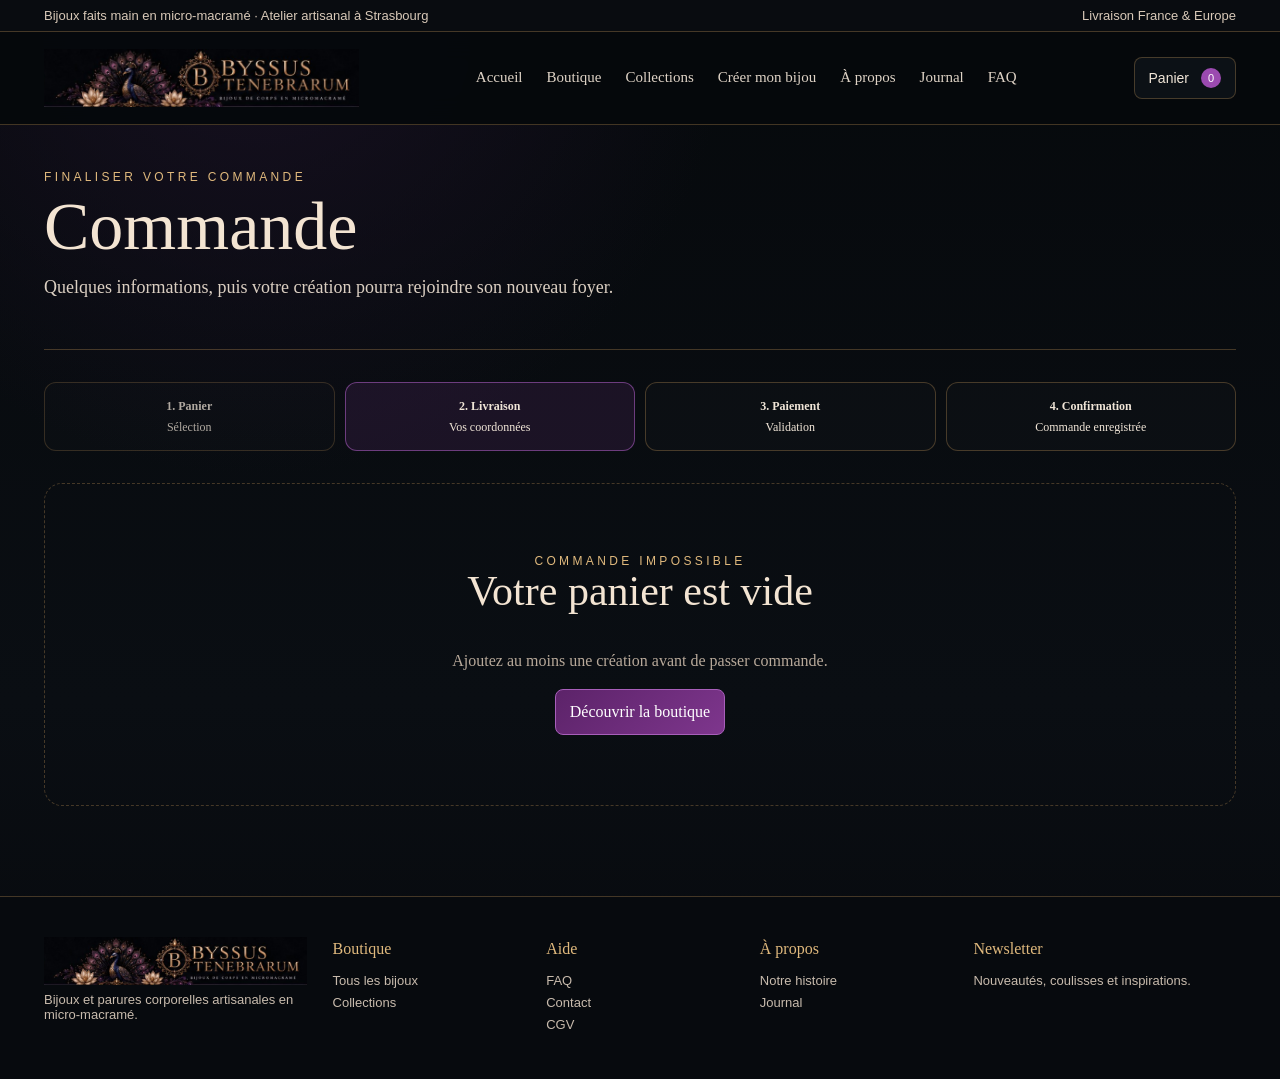
<file: checkout.html>
<!doctype html>
<html lang="fr">

<head>

  <meta charset="utf-8">

  <meta
    name="viewport"
    content="width=device-width, initial-scale=1"
  >

  <meta
    name="description"
    content="Finalisez votre commande Byssus Tenebrarum — bijoux et parures artisanales en micro-macramé."
  >

  <title>
    Commande · Byssus Tenebrarum
  </title>

  <link
    rel="stylesheet"
    href="assets/css/style.css"
  >

  <style>

    /* =====================================================
       CHECKOUT.HTML
       ===================================================== */

    .checkout-page {
      padding: 45px 0 90px;
    }

    .checkout-hero {
      padding-bottom: 28px;
      margin-bottom: 32px;

      border-bottom:
        1px solid var(--line);
    }

    .checkout-hero h1 {
      margin:
        8px 0 12px;

      font-size:
        clamp(42px, 6vw, 68px);

      line-height: 1;
    }

    /* =====================================================
       ÉTAPES
       ===================================================== */

    .checkout-progress {
      display: grid;

      grid-template-columns:
        repeat(4, 1fr);

      gap: 10px;

      margin-bottom: 32px;
    }

    .checkout-step {
      position: relative;

      padding:
        14px 12px;

      border:
        1px solid var(--line);

      border-radius: 12px;

      text-align: center;

      font-size: 12px;

      background:
        rgba(255,255,255,.015);
    }

    .checkout-step.active {
      border-color:
        rgba(145, 79, 165, .7);

      background:
        rgba(98, 49, 115, .22);
    }

    .checkout-step.done {
      opacity: .72;
    }

    .checkout-step strong {
      display: block;

      margin-bottom: 3px;
    }

    /* =====================================================
       LAYOUT
       ===================================================== */

    .checkout-layout {
      display: grid;

      grid-template-columns:
        minmax(0, 1.25fr)
        minmax(330px, .75fr);

      gap: 34px;

      align-items: start;
    }

    /* =====================================================
       BLOCS FORMULAIRE
       ===================================================== */

    .checkout-block {
      margin-bottom: 22px;

      padding: 24px;

      border:
        1px solid var(--line);

      border-radius: 18px;

      background:
        linear-gradient(
          145deg,
          rgba(55, 26, 65, .17),
          rgba(255,255,255,.01)
        );
    }

    .checkout-block h2 {
      margin:
        0 0 20px;

      font-size: 25px;
    }

    .checkout-block p {
      margin-top: 0;
    }

    .form-grid {
      display: grid;

      grid-template-columns:
        1fr 1fr;

      gap: 14px;
    }

    .form-group {
      display: grid;
      gap: 7px;
    }

    .form-group.full {
      grid-column:
        1 / -1;
    }

    .form-group label {
      font-size: 13px;
    }

    .form-control {
      width: 100%;

      padding:
        12px 13px;

      border:
        1px solid var(--line);

      border-radius: 10px;

      background:
        rgba(255,255,255,.025);

      color: inherit;

      font: inherit;
    }

    .form-control:focus {
      outline: none;

      border-color:
        rgba(153, 90, 174, .8);

      box-shadow:
        0 0 0 3px
        rgba(108, 55, 126, .14);
    }

    textarea.form-control {
      resize: vertical;

      min-height: 95px;
    }

    .form-checkbox {
      display: flex;
      align-items: flex-start;

      gap: 9px;

      margin-top: 10px;

      font-size: 13px;
    }

    .form-checkbox input {
      margin-top: 3px;

      accent-color:
        #7e458f;
    }

    /* =====================================================
       LIVRAISON
       ===================================================== */

    .delivery-options,
    .payment-options {
      display: grid;

      gap: 12px;
    }

    .choice-card {
      position: relative;

      display: grid;

      grid-template-columns:
        auto 1fr auto;

      gap: 12px;

      align-items: center;

      padding: 16px;

      border:
        1px solid var(--line);

      border-radius: 12px;

      cursor: pointer;

      transition:
        border-color .2s ease,
        background .2s ease;
    }

    .choice-card:hover {
      border-color:
        rgba(145, 79, 165, .55);
    }

    .choice-card.selected {
      border-color:
        rgba(154, 88, 176, .82);

      background:
        rgba(89, 44, 105, .22);
    }

    .choice-card input {
      accent-color:
        #7e458f;
    }

    .choice-card strong {
      display: block;
      margin-bottom: 3px;
    }

    .choice-card small {
      opacity: .68;
    }

    .choice-price {
      font-weight: 600;
    }

    /* =====================================================
       PAIEMENT
       ===================================================== */

    .payment-demo-note {
      margin-top: 16px;

      padding: 13px;

      border-radius: 10px;

      background:
        rgba(132, 85, 48, .12);

      border:
        1px solid rgba(175, 125, 76, .25);

      font-size: 12px;

      line-height: 1.6;
    }

    .payment-badges {
      display: flex;

      flex-wrap: wrap;

      gap: 8px;

      margin-top: 12px;
    }

    .payment-badge {
      padding:
        7px 10px;

      border:
        1px solid var(--line);

      border-radius: 8px;

      font-size: 11px;

      background:
        rgba(255,255,255,.02);
    }

    /* =====================================================
       RÉCAP
       ===================================================== */

    .checkout-summary {
      position: sticky;
      top: 108px;

      padding: 24px;

      border:
        1px solid var(--line);

      border-radius: 18px;

      background:
        linear-gradient(
          155deg,
          rgba(61, 29, 72, .27),
          rgba(8, 7, 10, .97)
        );
    }

    .checkout-summary h2 {
      margin-top: 0;
    }

    .summary-products {
      display: grid;

      gap: 12px;

      margin-bottom: 20px;
    }

    .summary-product {
      display: grid;

      grid-template-columns:
        66px 1fr auto;

      gap: 10px;

      align-items: center;
    }

    .summary-product-image {
      width: 66px;
      aspect-ratio: 4 / 5;

      overflow: hidden;

      border-radius: 8px;

      border:
        1px solid var(--line);
    }

    .summary-product-image img {
      width: 100%;
      height: 100%;

      object-fit: cover;
    }

    .summary-product-name {
      font-size: 13px;
      font-weight: 600;
    }

    .summary-product-meta {
      font-size: 11px;
      opacity: .65;
    }

    .summary-product-price {
      font-size: 13px;
      font-weight: 600;
    }

    .summary-divider {
      height: 1px;

      margin:
        16px 0;

      background:
        var(--line);
    }

    .summary-line {
      display: flex;

      justify-content: space-between;

      gap: 15px;

      margin-bottom: 11px;

      font-size: 14px;
    }

    .summary-line.total {
      margin-top: 18px;
      padding-top: 18px;

      border-top:
        1px solid var(--line);

      font-size: 20px;
      font-weight: 600;
    }

    .summary-info {
      margin-top: 16px;

      padding: 12px;

      border-radius: 10px;

      background:
        rgba(92, 48, 107, .16);

      font-size: 12px;

      line-height: 1.6;
    }

    /* =====================================================
       CTA
       ===================================================== */

    .checkout-submit {
      width: 100%;

      margin-top: 18px;

      justify-content: center;
      text-align: center;

      font-size: 15px;
    }

    .back-cart {
      display: block;

      margin-top: 12px;

      text-align: center;

      color: inherit;

      font-size: 13px;

      opacity: .7;
    }

    /* =====================================================
       ERREUR
       ===================================================== */

    .checkout-error {
      padding:
        70px 20px;

      text-align: center;

      border:
        1px dashed var(--line);

      border-radius: 18px;
    }

    .field-error {
      border-color:
        #b46d7a !important;
    }

    .error-message {
      margin-top: 10px;

      color:
        #d49aa5;

      font-size: 12px;
    }

    /* =====================================================
       RESPONSIVE
       ===================================================== */

    @media (max-width: 1000px) {

      .checkout-layout {
        grid-template-columns: 1fr;
      }

      .checkout-summary {
        position: static;
      }
    }

    @media (max-width: 650px) {

      .form-grid {
        grid-template-columns: 1fr;
      }

      .form-group.full {
        grid-column: auto;
      }

      .checkout-progress {
        grid-template-columns:
          repeat(2, 1fr);
      }

      .choice-card {
        grid-template-columns:
          auto 1fr;
      }

      .choice-price {
        grid-column: 2;
      }

    }

  </style>

</head>


<body>

  <!-- =====================================================
       TOPBAR
       ===================================================== -->

  <div class="topbar">

    <div class="wrap">

      <span>
        Bijoux faits main en micro-macramé ·
        Atelier artisanal à Strasbourg
      </span>

      <span>
        Livraison France & Europe
      </span>

    </div>

  </div>


  <!-- =====================================================
       HEADER
       ===================================================== -->

  <header class="site-header">

    <div class="wrap nav">

      <a href="index.html">

        <img
          class="logo"
          src="assets/images/logo-byssus.png"
          alt="Byssus Tenebrarum"
        >

      </a>


      <nav class="navlinks">

        <a href="index.html">
          Accueil
        </a>

        <a href="shop.html">
          Boutique
        </a>

        <a href="collections.html">
          Collections
        </a>

        <a href="create.html">
          Créer mon bijou
        </a>

        <a href="about.html">
          À propos
        </a>

        <a href="journal.html">
          Journal
        </a>

        <a href="faq.html">
          FAQ
        </a>

      </nav>


      <div class="actions">

        <a
          class="iconbtn"
          href="cart.html"
        >

          Panier

          <span
            class="cart-badge"
            data-cart-count
          >
            0
          </span>

        </a>

      </div>

    </div>

  </header>


  <!-- =====================================================
       PAGE
       ===================================================== -->

  <main class="checkout-page">

    <div class="wrap">


      <!-- HERO -->

      <section class="checkout-hero">

        <div class="eyebrow">
          Finaliser votre commande
        </div>

        <h1>
          Commande
        </h1>

        <p class="lead">

          Quelques informations,
          puis votre création pourra
          rejoindre son nouveau foyer.

        </p>

      </section>


      <!-- ÉTAPES -->

      <div class="checkout-progress">

        <div class="checkout-step done">

          <strong>
            1. Panier
          </strong>

          Sélection

        </div>


        <div class="checkout-step active">

          <strong>
            2. Livraison
          </strong>

          Vos coordonnées

        </div>


        <div class="checkout-step">

          <strong>
            3. Paiement
          </strong>

          Validation

        </div>


        <div class="checkout-step">

          <strong>
            4. Confirmation
          </strong>

          Commande enregistrée

        </div>

      </div>


      <!-- CONTENU -->

      <div
        class="checkout-layout"
        id="checkout-layout"
      >


        <!-- =================================================
             COLONNE FORMULAIRE
             ================================================= -->

        <section>


          <!-- INFORMATIONS -->

          <div class="checkout-block">

            <h2>
              1. Vos informations
            </h2>


            <div class="form-grid">


              <div class="form-group">

                <label for="firstname">
                  Prénom *
                </label>

                <input
                  class="form-control"
                  id="firstname"
                  type="text"
                  autocomplete="given-name"
                  required
                >

              </div>


              <div class="form-group">

                <label for="lastname">
                  Nom *
                </label>

                <input
                  class="form-control"
                  id="lastname"
                  type="text"
                  autocomplete="family-name"
                  required
                >

              </div>


              <div class="form-group">

                <label for="email">
                  Adresse e-mail *
                </label>

                <input
                  class="form-control"
                  id="email"
                  type="email"
                  autocomplete="email"
                  required
                >

              </div>


              <div class="form-group">

                <label for="phone">
                  Téléphone *
                </label>

                <input
                  class="form-control"
                  id="phone"
                  type="tel"
                  autocomplete="tel"
                  required
                >

              </div>


            </div>

          </div>


          <!-- ADRESSE -->

          <div class="checkout-block">

            <h2>
              2. Adresse de livraison
            </h2>


            <div class="form-grid">


              <div class="form-group full">

                <label for="address">
                  Adresse *
                </label>

                <input
                  class="form-control"
                  id="address"
                  type="text"
                  autocomplete="street-address"
                  required
                >

              </div>


              <div class="form-group full">

                <label for="address2">
                  Complément d’adresse
                </label>

                <input
                  class="form-control"
                  id="address2"
                  type="text"
                >

              </div>


              <div class="form-group">

                <label for="postal-code">
                  Code postal *
                </label>

                <input
                  class="form-control"
                  id="postal-code"
                  type="text"
                  autocomplete="postal-code"
                  required
                >

              </div>


              <div class="form-group">

                <label for="city">
                  Ville *
                </label>

                <input
                  class="form-control"
                  id="city"
                  type="text"
                  autocomplete="address-level2"
                  required
                >

              </div>


              <div class="form-group full">

                <label for="country">
                  Pays *
                </label>

                <select
                  class="form-control"
                  id="country"
                  onchange="updateDeliveryOptions()"
                >

                  <option value="FR">
                    France
                  </option>

                  <option value="DE">
                    Allemagne
                  </option>

                  <option value="BE">
                    Belgique
                  </option>

                  <option value="LU">
                    Luxembourg
                  </option>

                  <option value="NL">
                    Pays-Bas
                  </option>

                  <option value="ES">
                    Espagne
                  </option>

                  <option value="IT">
                    Italie
                  </option>

                  <option value="OTHER-EU">
                    Autre pays UE
                  </option>

                </select>

              </div>


            </div>


            <label class="form-checkbox">

              <input
                type="checkbox"
                id="save-details"
              >

              <span>
                Mémoriser mes informations
                sur cet appareil pour ma prochaine commande.
              </span>

            </label>

          </div>


          <!-- LIVRAISON -->

          <div class="checkout-block">

            <h2>
              3. Mode de livraison
            </h2>


            <div
              class="delivery-options"
              id="delivery-options"
            ></div>

          </div>


          <!-- NOTE -->

          <div class="checkout-block">

            <h2>
              4. Message pour l’atelier
            </h2>


            <div class="form-group">

              <label for="order-note">

                Une précision,
                un message cadeau,
                une demande particulière ?

              </label>

              <textarea
                class="form-control"
                id="order-note"
                placeholder="Votre message..."
              ></textarea>

            </div>

          </div>


          <!-- PAIEMENT -->

          <div class="checkout-block">

            <h2>
              5. Mode de paiement
            </h2>


            <div
              class="payment-options"
              id="payment-options"
            >


              <label
                class="choice-card selected"
                id="payment-card-card"
              >

                <input
                  type="radio"
                  name="payment"
                  value="card"
                  checked
                  onchange="selectPaymentMethod(this)"
                >

                <div>

                  <strong>
                    Carte bancaire
                  </strong>

                  <small>
                    Paiement sécurisé
                  </small>

                </div>

                <span>
                  CB
                </span>

              </label>


              <label
                class="choice-card"
                id="payment-card-paypal"
              >

                <input
                  type="radio"
                  name="payment"
                  value="paypal"
                  onchange="selectPaymentMethod(this)"
                >

                <div>

                  <strong>
                    PayPal
                  </strong>

                  <small>
                    Paiement via PayPal
                  </small>

                </div>

                <span>
                  PayPal
                </span>

              </label>


            </div>


            <div class="payment-badges">

              <span class="payment-badge">
                Carte bancaire
              </span>

              <span class="payment-badge">
                PayPal
              </span>

              <span class="payment-badge">
                Paiement sécurisé
              </span>

            </div>


            <div class="payment-demo-note">

              <strong>
                Important :
              </strong>

              cette version GitHub Pages
              prépare l’interface de paiement,
              mais n’encaisse pas encore réellement
              les cartes bancaires.

              Le futur branchement Stripe ou PayPal
              remplacera simplement cette étape.

            </div>

          </div>


          <!-- CGV -->

          <div class="checkout-block">

            <label class="form-checkbox">

              <input
                type="checkbox"
                id="accept-terms"
              >

              <span>

                J’ai lu et j’accepte les

                <a
                  href="legal.html"
                  target="_blank"
                >
                  conditions générales de vente
                </a>

                et la politique de confidentialité. *

              </span>

            </label>


            <div
              id="checkout-error"
              class="error-message"
            ></div>

          </div>

        </section>


        <!-- =================================================
             RÉCAPITULATIF
             ================================================= -->

        <aside class="checkout-summary">

          <h2>
            Votre commande
          </h2>


          <div
            class="summary-products"
            id="summary-products"
          ></div>


          <div class="summary-divider"></div>


          <div class="summary-line">

            <span>
              Sous-total
            </span>

            <strong
              id="summary-subtotal"
            >
              0,00 €
            </strong>

          </div>


          <div class="summary-line">

            <span>
              Livraison
            </span>

            <strong
              id="summary-shipping"
            >
              0,00 €
            </strong>

          </div>


          <div
            class="summary-line"
            id="summary-gift-line"
            style="display:none"
          >

            <span>
              Emballage cadeau
            </span>

            <strong
              id="summary-gift"
            >
              4,90 €
            </strong>

          </div>


          <div
            class="summary-line"
            id="summary-discount-line"
            style="display:none"
          >

            <span>
              Réduction
            </span>

            <strong
              id="summary-discount"
            >
              −0,00 €
            </strong>

          </div>


          <div class="summary-line total">

            <span>
              Total TTC
            </span>

            <strong
              id="summary-total"
            >
              0,00 €
            </strong>

          </div>


          <div
            class="summary-info"
            id="summary-delivery-info"
          ></div>


          <button
            class="btn btn-primary checkout-submit"
            type="button"
            onclick="submitCheckout()"
          >

            Valider la commande

          </button>


          <a
            class="back-cart"
            href="cart.html"
          >
            ← Retour au panier
          </a>

        </aside>

      </div>

    </div>

  </main>


  <!-- =====================================================
       FOOTER
       ===================================================== -->

  <footer class="footer">

    <div class="wrap footer-grid">


      <div>

        <img
          class="logo"
          src="assets/images/logo-byssus.png"
          alt="Byssus Tenebrarum"
        >

        <p>
          Bijoux et parures corporelles
          artisanales en micro-macramé.
        </p>

      </div>


      <div>

        <h4>
          Boutique
        </h4>

        <a href="shop.html">
          Tous les bijoux
        </a>

        <a href="collections.html">
          Collections
        </a>

      </div>


      <div>

        <h4>
          Aide
        </h4>

        <a href="faq.html">
          FAQ
        </a>

        <a href="contact.html">
          Contact
        </a>

        <a href="legal.html">
          CGV
        </a>

      </div>


      <div>

        <h4>
          À propos
        </h4>

        <a href="about.html">
          Notre histoire
        </a>

        <a href="journal.html">
          Journal
        </a>

      </div>


      <div>

        <h4>
          Newsletter
        </h4>

        <p>
          Nouveautés, coulisses
          et inspirations.
        </p>

      </div>

    </div>

  </footer>


  <!-- =====================================================
       SCRIPTS
       ===================================================== -->

  <script src="assets/js/products.js"></script>

  <script src="assets/js/app.js"></script>


  <script>

    // =====================================================
    // CONFIG
    // =====================================================

    const CART_KEY =
      "byssus-cart";

    const OPTIONS_KEY =
      "byssus-cart-options";

    const CHECKOUT_KEY =
      "byssus-checkout";

    const CUSTOMER_KEY =
      "byssus-customer";


    let cart = [];

    let cartOptions = {};

    let selectedDelivery = null;

    let selectedPayment = "card";



    // =====================================================
    // INITIALISATION
    // =====================================================

    document.addEventListener(
      "DOMContentLoaded",
      () => {

        loadCheckoutData();

      }
    );



    // =====================================================
    // CHARGER DONNÉES
    // =====================================================

    function loadCheckoutData() {

      cart =
        readStorageArray(
          CART_KEY
        );


      cartOptions =
        readStorageObject(
          OPTIONS_KEY
        );


      if (!cart.length) {

        renderEmptyCheckout();

        return;

      }


      restoreCustomerData();

      renderOrderProducts();

      updateDeliveryOptions();

      updateSummary();

      updateCartBadge();

    }



    // =====================================================
    // STORAGE
    // =====================================================

    function readStorageArray(key) {

      try {

        const value =
          JSON.parse(
            localStorage.getItem(key)
            ||
            "[]"
          );


        return Array.isArray(value)
          ? value
          : [];

      }
      catch {

        return [];

      }

    }



    function readStorageObject(key) {

      try {

        const value =
          JSON.parse(
            localStorage.getItem(key)
            ||
            "{}"
          );


        return value
        &&
        typeof value === "object"
          ? value
          : {};

      }
      catch {

        return {};

      }

    }



    // =====================================================
    // PRODUITS
    // =====================================================

    function renderOrderProducts() {

      const container =
        document.getElementById(
          "summary-products"
        );


      container.innerHTML = "";


      cart.forEach(
        item => {

          const product =
            getProductById(
              item.id
            );


          if (!product) {
            return;
          }


          const quantity =
            Number(
              item.quantity || 1
            );


          const total =
            product.price
            *
            quantity;


          const row =
            document.createElement(
              "div"
            );


          row.className =
            "summary-product";


          row.innerHTML = `

            <div class="summary-product-image">

              <img
                src="${product.mainImage}"
                alt="${escapeHtml(
                  product.name
                )}"
                onerror="this.src='assets/images/logo-byssus.png'"
              >

            </div>


            <div>

              <div class="summary-product-name">

                ${escapeHtml(
                  product.name
                )}

              </div>


              <div class="summary-product-meta">

                Quantité :
                ${quantity}

                <br>

                ${escapeHtml(
                  product.stone
                )}

              </div>

            </div>


            <div class="summary-product-price">

              ${formatPrice(total)}

            </div>

          `;


          container.appendChild(
            row
          );

        }
      );

    }



    // =====================================================
    // SOUS TOTAL
    // =====================================================

    function calculateSubtotal() {

      return cart.reduce(
        (sum, item) => {

          const product =
            getProductById(
              item.id
            );


          if (!product) {
            return sum;
          }


          return (
            sum
            +
            product.price
            *
            Number(
              item.quantity || 1
            )
          );

        },
        0
      );

    }



    // =====================================================
    // LIVRAISON
    // =====================================================

    function updateDeliveryOptions() {

      const country =
        document
          .getElementById(
            "country"
          )
          .value;


      const container =
        document.getElementById(
          "delivery-options"
        );


      const subtotal =
        calculateSubtotal();


      let options = [];


      if (country === "FR") {

        options = [

          {
            id: "standard-fr",
            name: "Livraison standard",
            delay: "3 à 5 jours ouvrés",
            price:
              subtotal >= 90
                ? 0
                : 6.90
          },

          {
            id: "express-fr",
            name: "Livraison express",
            delay: "1 à 2 jours ouvrés",
            price: 12.90
          }

        ];

      }
      else {

        options = [

          {
            id: "standard-eu",
            name: "Livraison Europe suivie",
            delay: "4 à 8 jours ouvrés",
            price: 11.90
          },

          {
            id: "express-eu",
            name: "Livraison Europe express",
            delay: "2 à 4 jours ouvrés",
            price: 18.90
          }

        ];

      }


      if (
        !selectedDelivery
        ||
        !options.find(
          option =>
            option.id
            ===
            selectedDelivery.id
        )
      ) {

        selectedDelivery =
          options[0];

      }
      else {

        selectedDelivery =
          options.find(
            option =>
              option.id
              ===
              selectedDelivery.id
          );

      }


      container.innerHTML = "";


      options.forEach(
        option => {

          const label =
            document.createElement(
              "label"
            );


          label.className =
            `choice-card ${
              option.id
              ===
              selectedDelivery.id
                ? "selected"
                : ""
            }`;


          label.innerHTML = `

            <input
              type="radio"
              name="delivery"
              value="${option.id}"
              ${
                option.id
                ===
                selectedDelivery.id
                  ? "checked"
                  : ""
              }
              onchange="selectDelivery(
                '${option.id}'
              )"
            >


            <div>

              <strong>
                ${escapeHtml(
                  option.name
                )}
              </strong>

              <small>
                ${escapeHtml(
                  option.delay
                )}
              </small>

            </div>


            <span class="choice-price">

              ${
                option.price === 0
                  ? "Offerte"
                  : formatPrice(
                      option.price
                    )
              }

            </span>

          `;


          container.appendChild(
            label
          );

        }
      );


      updateSummary();

    }



    function selectDelivery(id) {

      const country =
        document
          .getElementById(
            "country"
          )
          .value;


      const subtotal =
        calculateSubtotal();


      const allOptions = [

        {
          id: "standard-fr",
          name: "Livraison standard",
          delay: "3 à 5 jours ouvrés",
          price:
            subtotal >= 90
              ? 0
              : 6.90
        },

        {
          id: "express-fr",
          name: "Livraison express",
          delay: "1 à 2 jours ouvrés",
          price: 12.90
        },

        {
          id: "standard-eu",
          name: "Livraison Europe suivie",
          delay: "4 à 8 jours ouvrés",
          price: 11.90
        },

        {
          id: "express-eu",
          name: "Livraison Europe express",
          delay: "2 à 4 jours ouvrés",
          price: 18.90
        }

      ];


      selectedDelivery =
        allOptions.find(
          option =>
            option.id === id
        );


      updateDeliveryOptions();

    }



    // =====================================================
    // PAIEMENT
    // =====================================================

    function selectPaymentMethod(input) {

      selectedPayment =
        input.value;


      document
        .querySelectorAll(
          ".payment-options .choice-card"
        )
        .forEach(
          card => {

            card.classList.remove(
              "selected"
            );

          }
        );


      input
        .closest(
          ".choice-card"
        )
        .classList.add(
          "selected"
        );

    }



    // =====================================================
    // RÉCAP TOTAL
    // =====================================================

    function updateSummary() {

      const subtotal =
        calculateSubtotal();


      const giftWrap =
        Boolean(
          cartOptions.giftWrap
        );


      const giftPrice =
        giftWrap
          ? Number(
              cartOptions.giftPrice
              ||
              4.90
            )
          : 0;


      const discount =
        Number(
          cartOptions.discount
          ||
          0
        );


      const shipping =
        selectedDelivery
          ? Number(
              selectedDelivery.price
            )
          : 0;


      const total =
        Math.max(
          0,
          subtotal
          -
          discount
          +
          giftPrice
          +
          shipping
        );


      document
        .getElementById(
          "summary-subtotal"
        )
        .textContent =
        formatPrice(
          subtotal
        );


      document
        .getElementById(
          "summary-shipping"
        )
        .textContent =
        shipping === 0
          ? "Offerte"
          : formatPrice(
              shipping
            );


      // cadeau

      const giftLine =
        document
          .getElementById(
            "summary-gift-line"
          );


      if (giftWrap) {

        giftLine.style.display =
          "flex";


        document
          .getElementById(
            "summary-gift"
          )
          .textContent =
          formatPrice(
            giftPrice
          );

      }
      else {

        giftLine.style.display =
          "none";

      }


      // remise

      const discountLine =
        document
          .getElementById(
            "summary-discount-line"
          );


      if (discount > 0) {

        discountLine.style.display =
          "flex";


        document
          .getElementById(
            "summary-discount"
          )
          .textContent =
          `−${formatPrice(
            discount
          )}`;

      }
      else {

        discountLine.style.display =
          "none";

      }


      document
        .getElementById(
          "summary-total"
        )
        .textContent =
        formatPrice(
          total
        );


      const deliveryInfo =
        document.getElementById(
          "summary-delivery-info"
        );


      if (selectedDelivery) {

        deliveryInfo.innerHTML = `

          <strong>
            ${escapeHtml(
              selectedDelivery.name
            )}
          </strong>

          <br>

          ${escapeHtml(
            selectedDelivery.delay
          )}

        `;

      }


      return {
        subtotal,
        shipping,
        giftWrap,
        giftPrice,
        discount,
        total
      };

    }



    // =====================================================
    // VALIDATION FORMULAIRE
    // =====================================================

    function validateCheckout() {

      clearErrors();


      const requiredFields = [

        "firstname",
        "lastname",
        "email",
        "phone",
        "address",
        "postal-code",
        "city"

      ];


      let valid = true;


      requiredFields.forEach(
        id => {

          const field =
            document.getElementById(
              id
            );


          if (
            !field.value.trim()
          ) {

            field.classList.add(
              "field-error"
            );


            valid = false;

          }

        }
      );


      const email =
        document
          .getElementById(
            "email"
          );


      if (
        email.value
        &&
        !isValidEmail(
          email.value
        )
      ) {

        email.classList.add(
          "field-error"
        );


        valid = false;

      }


      const acceptTerms =
        document
          .getElementById(
            "accept-terms"
          )
          .checked;


      if (!acceptTerms) {

        valid = false;

      }


      if (!valid) {

        document
          .getElementById(
            "checkout-error"
          )
          .textContent =
          "Merci de vérifier les champs obligatoires et d’accepter les conditions générales de vente.";

      }


      return valid;

    }



    function clearErrors() {

      document
        .querySelectorAll(
          ".field-error"
        )
        .forEach(
          field => {

            field.classList.remove(
              "field-error"
            );

          }
        );


      document
        .getElementById(
          "checkout-error"
        )
        .textContent =
        "";

    }



    function isValidEmail(email) {

      return /^[^\s@]+@[^\s@]+\.[^\s@]+$/
        .test(
          email
        );

    }



    // =====================================================
    // VALIDATION COMMANDE
    // =====================================================

    function submitCheckout() {

      if (
        !validateCheckout()
      ) {

        window.scrollTo({
          top: 0,
          behavior: "smooth"
        });


        return;

      }


      const totals =
        updateSummary();


      const order = {

        orderId:
          generateOrderId(),

        createdAt:
          new Date()
            .toISOString(),

        customer: {

          firstname:
            getFieldValue(
              "firstname"
            ),

          lastname:
            getFieldValue(
              "lastname"
            ),

          email:
            getFieldValue(
              "email"
            ),

          phone:
            getFieldValue(
              "phone"
            )

        },

        shippingAddress: {

          address:
            getFieldValue(
              "address"
            ),

          address2:
            getFieldValue(
              "address2"
            ),

          postalCode:
            getFieldValue(
              "postal-code"
            ),

          city:
            getFieldValue(
              "city"
            ),

          country:
            getFieldValue(
              "country"
            )

        },

        delivery:
          selectedDelivery,

        paymentMethod:
          selectedPayment,

        note:
          getFieldValue(
            "order-note"
          ),

        items:
          cart,

        totals:
          totals,

        promo:
          cartOptions.promo
          ||
          null

      };


      localStorage.setItem(
        CHECKOUT_KEY,
        JSON.stringify(
          order
        )
      );


      // mémoriser client si demandé

      if (
        document
          .getElementById(
            "save-details"
          )
          .checked
      ) {

        localStorage.setItem(
          CUSTOMER_KEY,
          JSON.stringify({
            firstname:
              order.customer.firstname,

            lastname:
              order.customer.lastname,

            email:
              order.customer.email,

            phone:
              order.customer.phone,

            address:
              order.shippingAddress.address,

            address2:
              order.shippingAddress.address2,

            postalCode:
              order.shippingAddress.postalCode,

            city:
              order.shippingAddress.city,

            country:
              order.shippingAddress.country
          })
        );

      }


      /*
       * ===================================================
       * IMPORTANT
       * ===================================================
       *
       * Pour le moment :
       * pas d'encaissement réel.
       *
       * Ici, plus tard :
       *
       * - appel Stripe Checkout
       * OU
       * - redirection PayPal
       *
       */


      alert(
        "Commande enregistrée en mode démonstration. Le paiement réel sera activé lorsque Stripe ou PayPal sera connecté."
      );


      /*
       * Pour une future page confirmation :
       *
       * window.location.href =
       *   "confirmation.html";
       */

    }



    // =====================================================
    // CLIENT MÉMORISÉ
    // =====================================================

    function restoreCustomerData() {

      const customer =
        readStorageObject(
          CUSTOMER_KEY
        );


      if (
        !customer
        ||
        !Object.keys(
          customer
        ).length
      ) {

        return;

      }


      setFieldValue(
        "firstname",
        customer.firstname
      );

      setFieldValue(
        "lastname",
        customer.lastname
      );

      setFieldValue(
        "email",
        customer.email
      );

      setFieldValue(
        "phone",
        customer.phone
      );

      setFieldValue(
        "address",
        customer.address
      );

      setFieldValue(
        "address2",
        customer.address2
      );

      setFieldValue(
        "postal-code",
        customer.postalCode
      );

      setFieldValue(
        "city",
        customer.city
      );


      if (
        customer.country
      ) {

        setFieldValue(
          "country",
          customer.country
        );

      }

    }



    // =====================================================
    // PANIER VIDE
    // =====================================================

    function renderEmptyCheckout() {

      const layout =
        document.getElementById(
          "checkout-layout"
        );


      layout.innerHTML = `

        <div
          class="checkout-error"
          style="
            grid-column:1 / -1;
          "
        >

          <div class="eyebrow">
            Commande impossible
          </div>

          <h2>
            Votre panier est vide
          </h2>

          <p class="muted">

            Ajoutez au moins une création
            avant de passer commande.

          </p>

          <a
            class="btn btn-primary"
            href="shop.html"
          >
            Découvrir la boutique
          </a>

        </div>

      `;

    }



    // =====================================================
    // BADGE PANIER
    // =====================================================

    function updateCartBadge() {

      const count =
        cart.reduce(
          (sum, item) =>
            sum
            +
            Number(
              item.quantity
              ||
              0
            ),
          0
        );


      document
        .querySelectorAll(
          "[data-cart-count]"
        )
        .forEach(
          badge => {

            badge.textContent =
              count;

          }
        );

    }



    // =====================================================
    // NUMÉRO COMMANDE
    // =====================================================

    function generateOrderId() {

      const now =
        new Date();


      const date =
        now
          .toISOString()
          .slice(0, 10)
          .replaceAll(
            "-",
            ""
          );


      const random =
        Math.floor(
          1000
          +
          Math.random()
          *
          9000
        );


      return (
        `BT-${date}-${random}`
      );

    }



    // =====================================================
    // HELPERS
    // =====================================================

    function getFieldValue(id) {

      const field =
        document.getElementById(
          id
        );


      return field
        ? field.value.trim()
        : "";

    }



    function setFieldValue(
      id,
      value
    ) {

      const field =
        document.getElementById(
          id
        );


      if (
        field
        &&
        value !== undefined
        &&
        value !== null
      ) {

        field.value =
          value;

      }

    }



    function escapeHtml(value) {

      return String(value)
        .replaceAll(
          "&",
          "&amp;"
        )
        .replaceAll(
          "<",
          "&lt;"
        )
        .replaceAll(
          ">",
          "&gt;"
        )
        .replaceAll(
          '"',
          "&quot;"
        )
        .replaceAll(
          "'",
          "&#039;"
        );

    }

  </script>

</body>

</html>
</file>
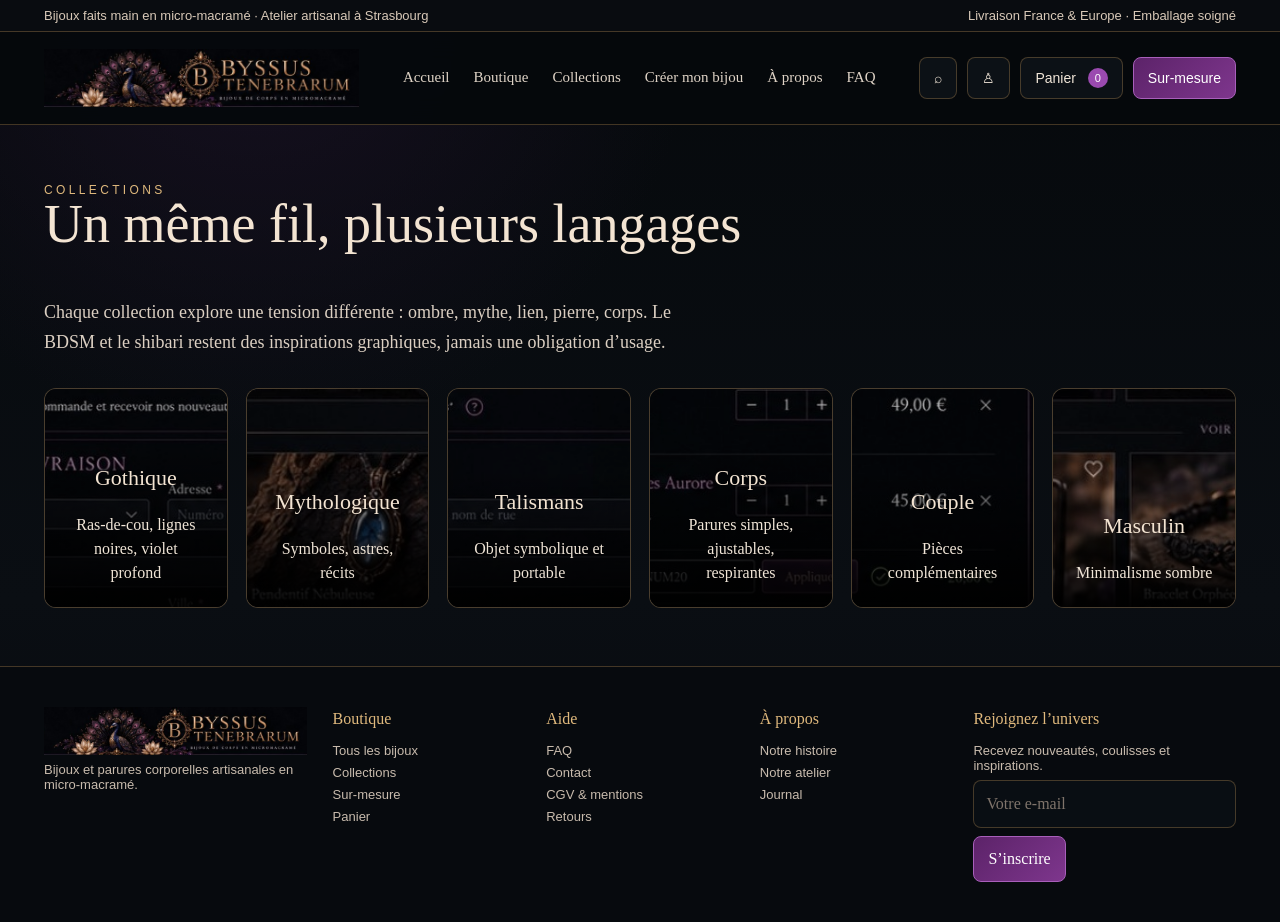
<file: collections.html>
<!doctype html><html lang="fr"><head><meta charset="utf-8"><meta name="viewport" content="width=device-width,initial-scale=1"><meta name="description" content="Byssus Tenebrarum — bijoux de corps artisanaux en micro-macramé."><title>Collections · Byssus Tenebrarum</title><link rel="stylesheet" href="assets/css/style.css"></head><body><div class="topbar"><div class="wrap"><span>Bijoux faits main en micro-macramé · Atelier artisanal à Strasbourg</span><span>Livraison France & Europe · Emballage soigné</span></div></div>
<header class="site-header"><div class="wrap nav"><a href="index.html"><img class="logo" src="assets/images/logo-byssus.png" alt="Byssus Tenebrarum"></a><nav class="navlinks"><a href="index.html">Accueil</a><a href="shop.html">Boutique</a><a href="collections.html">Collections</a><a href="create.html">Créer mon bijou</a><a href="about.html">À propos</a><a href="faq.html">FAQ</a></nav><div class="actions"><a class="iconbtn desktop-action" href="shop.html">⌕</a><a class="iconbtn desktop-action" href="account.html">♙</a><a class="iconbtn" href="cart.html">Panier <span class="cart-badge" data-cart-count>0</span></a><a class="btn btn-primary desktop-action" href="create.html">Sur-mesure</a></div></div></header><section class="section"><div class="wrap"><div class="eyebrow">Collections</div><h1 style="font-size:54px">Un même fil, plusieurs langages</h1><p class="lead">Chaque collection explore une tension différente : ombre, mythe, lien, pierre, corps. Le BDSM et le shibari restent des inspirations graphiques, jamais une obligation d’usage.</p><div class="grid collections" style="margin-top:30px"><div class="category-card" id="colliers"><img src="assets/images/collier-elise.jpg"><div class="overlay"><h3>Gothique</h3><span>Ras-de-cou, lignes noires, violet profond</span></div></div><div class="category-card"><img src="assets/images/pendentif-nebuleuse.jpg"><div class="overlay"><h3>Mythologique</h3><span>Symboles, astres, récits</span></div></div><div class="category-card" id="talismans"><img src="assets/images/pendentif-luna.jpg"><div class="overlay"><h3>Talismans</h3><span>Objet symbolique et portable</span></div></div><div class="category-card" id="body"><img src="assets/images/bijou-corps-eclipse.jpg"><div class="overlay"><h3>Corps</h3><span>Parures simples, ajustables, respirantes</span></div></div><div class="category-card" id="couple"><img src="assets/images/duo-ames.jpg"><div class="overlay"><h3>Couple</h3><span>Pièces complémentaires</span></div></div><div class="category-card" id="homme"><img src="assets/images/bracelet-orphee.jpg"><div class="overlay"><h3>Masculin</h3><span>Minimalisme sombre</span></div></div></div></div></section><footer class="footer"><div class="wrap footer-grid"><div><img class="logo" src="assets/images/logo-byssus.png" alt="Byssus Tenebrarum"><p>Bijoux et parures corporelles artisanales en micro-macramé.</p></div><div><h4>Boutique</h4><a href="shop.html">Tous les bijoux</a><a href="collections.html">Collections</a><a href="create.html">Sur-mesure</a><a href="cart.html">Panier</a></div><div><h4>Aide</h4><a href="faq.html">FAQ</a><a href="contact.html">Contact</a><a href="legal.html">CGV & mentions</a><a href="legal.html#returns">Retours</a></div><div><h4>À propos</h4><a href="about.html">Notre histoire</a><a href="about.html#atelier">Notre atelier</a><a href="journal.html">Journal</a></div><div><h4>Rejoignez l’univers</h4><p>Recevez nouveautés, coulisses et inspirations.</p><input class="form-control" placeholder="Votre e-mail"><button class="btn btn-primary" style="margin-top:8px">S’inscrire</button></div></div></footer><script src="assets/js/products.js"></script><script src="assets/js/app.js"></script></body></html>
</file>
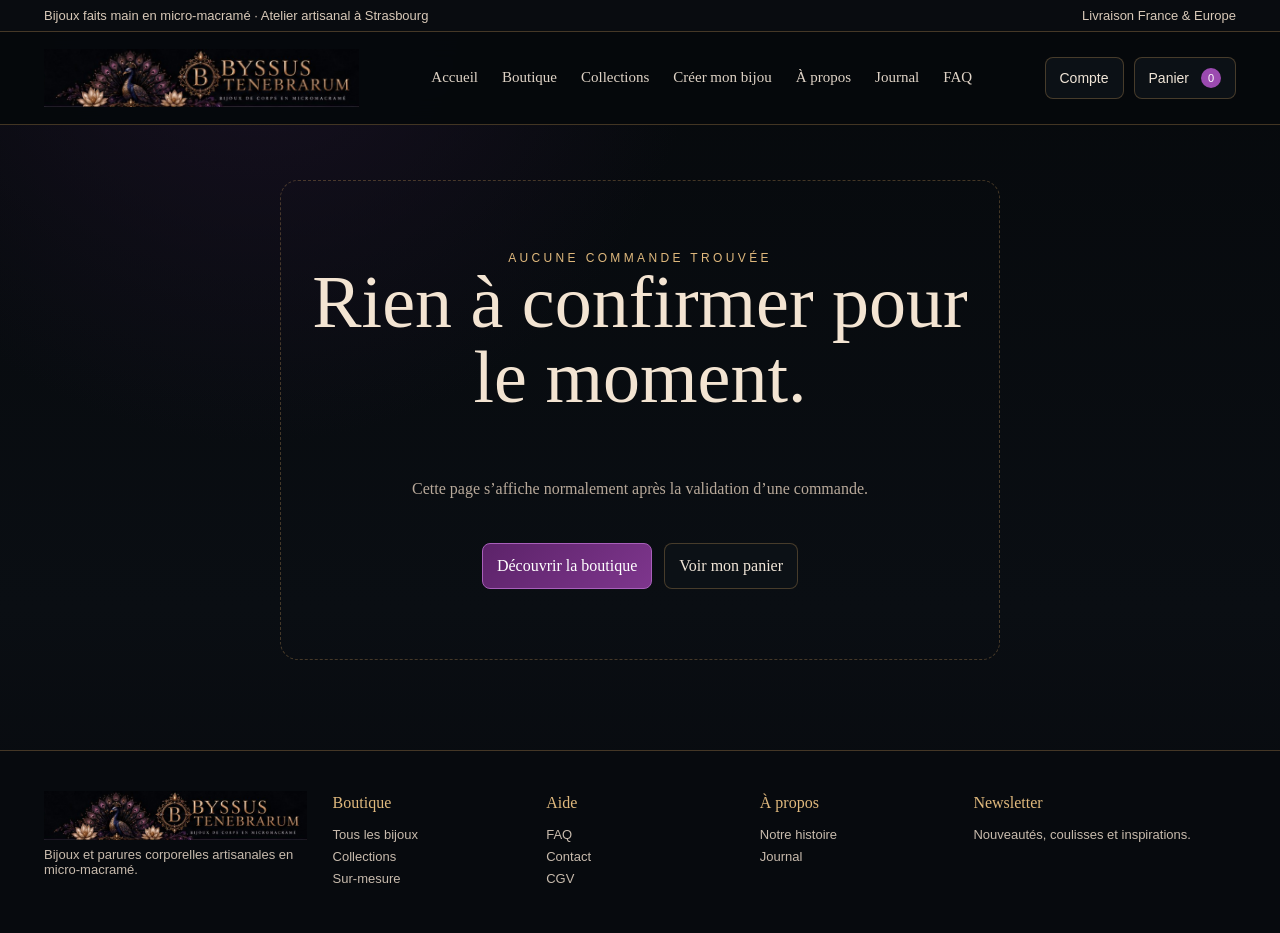
<file: confirmation.html>
<!doctype html>
<html lang="fr">

<head>

  <meta charset="utf-8">

  <meta
    name="viewport"
    content="width=device-width, initial-scale=1"
  >

  <meta
    name="description"
    content="Confirmation de votre commande Byssus Tenebrarum."
  >

  <title>
    Commande confirmée · Byssus Tenebrarum
  </title>

  <link
    rel="stylesheet"
    href="assets/css/style.css"
  >

  <style>

    /* =====================================================
       CONFIRMATION.HTML
       ===================================================== */

    .confirmation-page {
      padding: 55px 0 90px;
    }

    /* =====================================================
       HERO CONFIRMATION
       ===================================================== */

    .confirmation-hero {
      position: relative;

      max-width: 900px;

      margin:
        0 auto 45px;

      padding:
        48px 35px;

      text-align: center;

      border:
        1px solid var(--line);

      border-radius: 22px;

      background:
        radial-gradient(
          circle at top,
          rgba(92, 42, 109, .28),
          transparent 55%
        ),
        linear-gradient(
          145deg,
          rgba(48, 24, 58, .28),
          rgba(8, 7, 10, .96)
        );

      overflow: hidden;
    }

    .confirmation-symbol {
      width: 76px;
      height: 76px;

      margin:
        0 auto 22px;

      display: grid;
      place-items: center;

      border-radius: 50%;

      border:
        1px solid
        rgba(165, 99, 186, .6);

      background:
        rgba(98, 47, 115, .22);

      font-size: 34px;
    }

    .confirmation-hero h1 {
      margin:
        8px 0 15px;

      font-size:
        clamp(42px, 6vw, 70px);

      line-height: 1;
    }

    .confirmation-lead {
      max-width: 650px;

      margin:
        0 auto;

      line-height: 1.7;
    }

    .order-number-box {
      display: inline-flex;

      flex-direction: column;

      gap: 4px;

      margin-top: 26px;

      padding:
        13px 20px;

      border:
        1px solid var(--line);

      border-radius: 12px;

      background:
        rgba(255,255,255,.025);
    }

    .order-number-box span {
      font-size: 11px;

      opacity: .65;

      text-transform: uppercase;

      letter-spacing: .08em;
    }

    .order-number-box strong {
      font-size: 19px;

      letter-spacing: .05em;
    }

    /* =====================================================
       PROGRESSION
       ===================================================== */

    .confirmation-progress {
      display: grid;

      grid-template-columns:
        repeat(4, 1fr);

      gap: 10px;

      max-width: 900px;

      margin:
        0 auto 42px;
    }

    .confirmation-step {
      padding:
        14px 10px;

      text-align: center;

      border:
        1px solid var(--line);

      border-radius: 12px;

      font-size: 12px;

      opacity: .6;
    }

    .confirmation-step.done {
      opacity: 1;

      border-color:
        rgba(125, 77, 143, .55);

      background:
        rgba(83, 44, 97, .18);
    }

    .confirmation-step.current {
      opacity: 1;

      border-color:
        rgba(165, 97, 187, .85);

      background:
        rgba(103, 49, 121, .3);
    }

    .confirmation-step strong {
      display: block;

      margin-bottom: 3px;
    }

    /* =====================================================
       LAYOUT
       ===================================================== */

    .confirmation-layout {
      display: grid;

      grid-template-columns:
        minmax(0, 1.2fr)
        minmax(300px, .8fr);

      gap: 28px;

      align-items: start;
    }

    /* =====================================================
       CARDS
       ===================================================== */

    .confirmation-card {
      margin-bottom: 20px;

      padding: 24px;

      border:
        1px solid var(--line);

      border-radius: 18px;

      background:
        linear-gradient(
          145deg,
          rgba(54, 27, 65, .16),
          rgba(255,255,255,.01)
        );
    }

    .confirmation-card h2 {
      margin:
        0 0 20px;

      font-size: 24px;
    }

    .confirmation-card h3 {
      margin:
        0 0 8px;

      font-size: 16px;
    }

    /* =====================================================
       PRODUITS
       ===================================================== */

    .confirmation-products {
      display: grid;

      gap: 14px;
    }

    .confirmation-product {
      display: grid;

      grid-template-columns:
        92px 1fr auto;

      gap: 14px;

      align-items: center;

      padding-bottom: 14px;

      border-bottom:
        1px solid var(--line);
    }

    .confirmation-product:last-child {
      padding-bottom: 0;

      border-bottom: 0;
    }

    .confirmation-product-image {
      width: 92px;

      aspect-ratio: 4 / 5;

      overflow: hidden;

      border-radius: 10px;

      border:
        1px solid var(--line);

      background: #0a090c;
    }

    .confirmation-product-image img {
      width: 100%;
      height: 100%;

      object-fit: cover;
    }

    .confirmation-product-name {
      margin-bottom: 5px;

      font-weight: 600;
    }

    .confirmation-product-meta {
      font-size: 12px;

      opacity: .66;

      line-height: 1.6;
    }

    .confirmation-product-price {
      font-weight: 600;

      white-space: nowrap;
    }

    /* =====================================================
       INFOS CLIENT
       ===================================================== */

    .info-grid {
      display: grid;

      grid-template-columns:
        1fr 1fr;

      gap: 20px;
    }

    .info-block p {
      margin:
        0;

      line-height: 1.7;

      font-size: 14px;
    }

    .info-label {
      display: block;

      margin-bottom: 8px;

      font-size: 11px;

      letter-spacing: .08em;

      text-transform: uppercase;

      opacity: .62;
    }

    /* =====================================================
       RÉCAPITULATIF
       ===================================================== */

    .order-summary {
      position: sticky;

      top: 108px;
    }

    .summary-line {
      display: flex;

      justify-content: space-between;

      gap: 20px;

      margin-bottom: 12px;

      font-size: 14px;
    }

    .summary-line.total {
      margin-top: 18px;

      padding-top: 18px;

      border-top:
        1px solid var(--line);

      font-size: 21px;

      font-weight: 600;
    }

    .summary-divider {
      height: 1px;

      margin:
        18px 0;

      background:
        var(--line);
    }

    .payment-status {
      display: flex;

      gap: 10px;

      align-items: center;

      margin-top: 18px;

      padding:
        13px;

      border-radius: 11px;

      background:
        rgba(65, 108, 77, .12);

      border:
        1px solid
        rgba(97, 153, 112, .25);

      font-size: 12px;
    }

    .payment-status-dot {
      width: 9px;
      height: 9px;

      border-radius: 50%;

      background:
        #7ac18c;
    }

    /* =====================================================
       PROCHAINES ÉTAPES
       ===================================================== */

    .next-steps {
      display: grid;

      grid-template-columns:
        repeat(3, 1fr);

      gap: 16px;

      margin-top: 42px;
    }

    .next-step-card {
      padding: 22px;

      border:
        1px solid var(--line);

      border-radius: 16px;

      text-align: center;
    }

    .next-step-number {
      width: 36px;
      height: 36px;

      margin:
        0 auto 12px;

      display: grid;

      place-items: center;

      border-radius: 50%;

      border:
        1px solid
        rgba(150, 89, 170, .55);

      background:
        rgba(92, 46, 107, .22);
    }

    .next-step-card h3 {
      margin:
        0 0 8px;
    }

    .next-step-card p {
      margin: 0;

      font-size: 13px;

      opacity: .7;

      line-height: 1.6;
    }

    /* =====================================================
       ACTIONS
       ===================================================== */

    .confirmation-actions {
      display: flex;

      justify-content: center;

      gap: 12px;

      flex-wrap: wrap;

      margin-top: 42px;
    }

    /* =====================================================
       ERREUR
       ===================================================== */

    .confirmation-error {
      max-width: 720px;

      margin: 0 auto;

      padding:
        70px 25px;

      text-align: center;

      border:
        1px dashed var(--line);

      border-radius: 18px;
    }

    /* =====================================================
       RESPONSIVE
       ===================================================== */

    @media (max-width: 950px) {

      .confirmation-layout {
        grid-template-columns: 1fr;
      }

      .order-summary {
        position: static;
      }

      .next-steps {
        grid-template-columns: 1fr;
      }

    }

    @media (max-width: 650px) {

      .confirmation-progress {
        grid-template-columns:
          repeat(2, 1fr);
      }

      .info-grid {
        grid-template-columns: 1fr;
      }

      .confirmation-product {
        grid-template-columns:
          72px 1fr;
      }

      .confirmation-product-price {
        grid-column: 2;

        justify-self: start;
      }

    }

  </style>

</head>


<body>

  <!-- =====================================================
       TOPBAR
       ===================================================== -->

  <div class="topbar">

    <div class="wrap">

      <span>
        Bijoux faits main en micro-macramé ·
        Atelier artisanal à Strasbourg
      </span>

      <span>
        Livraison France & Europe
      </span>

    </div>

  </div>


  <!-- =====================================================
       HEADER
       ===================================================== -->

  <header class="site-header">

    <div class="wrap nav">

      <a href="index.html">

        <img
          class="logo"
          src="assets/images/logo-byssus.png"
          alt="Byssus Tenebrarum"
        >

      </a>


      <nav class="navlinks">

        <a href="index.html">
          Accueil
        </a>

        <a href="shop.html">
          Boutique
        </a>

        <a href="collections.html">
          Collections
        </a>

        <a href="create.html">
          Créer mon bijou
        </a>

        <a href="about.html">
          À propos
        </a>

        <a href="journal.html">
          Journal
        </a>

        <a href="faq.html">
          FAQ
        </a>

      </nav>


      <div class="actions">

        <a
          class="iconbtn"
          href="account.html"
        >
          Compte
        </a>

        <a
          class="iconbtn"
          href="cart.html"
        >

          Panier

          <span
            data-cart-count
            class="cart-badge"
          >
            0
          </span>

        </a>

      </div>

    </div>

  </header>


  <!-- =====================================================
       PAGE
       ===================================================== -->

  <main class="confirmation-page">

    <div
      class="wrap"
      id="confirmation-content"
    >

      <!--
        Tout le contenu
        est généré en JavaScript.
      -->

    </div>

  </main>


  <!-- =====================================================
       FOOTER
       ===================================================== -->

  <footer class="footer">

    <div class="wrap footer-grid">


      <div>

        <img
          class="logo"
          src="assets/images/logo-byssus.png"
          alt="Byssus Tenebrarum"
        >

        <p>
          Bijoux et parures corporelles
          artisanales en micro-macramé.
        </p>

      </div>


      <div>

        <h4>
          Boutique
        </h4>

        <a href="shop.html">
          Tous les bijoux
        </a>

        <a href="collections.html">
          Collections
        </a>

        <a href="create.html">
          Sur-mesure
        </a>

      </div>


      <div>

        <h4>
          Aide
        </h4>

        <a href="faq.html">
          FAQ
        </a>

        <a href="contact.html">
          Contact
        </a>

        <a href="legal.html">
          CGV
        </a>

      </div>


      <div>

        <h4>
          À propos
        </h4>

        <a href="about.html">
          Notre histoire
        </a>

        <a href="journal.html">
          Journal
        </a>

      </div>


      <div>

        <h4>
          Newsletter
        </h4>

        <p>
          Nouveautés, coulisses
          et inspirations.
        </p>

      </div>

    </div>

  </footer>


  <!-- =====================================================
       SCRIPTS
       ===================================================== -->

  <script src="assets/js/products.js"></script>

  <script src="assets/js/app.js"></script>


  <script>

    // =====================================================
    // CONFIG
    // =====================================================

    const CHECKOUT_KEY =
      "byssus-checkout";

    const LAST_ORDER_KEY =
      "byssus-last-order";

    const CART_KEY =
      "byssus-cart";

    const CART_OPTIONS_KEY =
      "byssus-cart-options";

    const PROMO_KEY =
      "byssus-promo";


    let order = null;



    // =====================================================
    // INITIALISATION
    // =====================================================

    document.addEventListener(
      "DOMContentLoaded",
      () => {

        loadConfirmation();

      }
    );



    // =====================================================
    // CHARGER COMMANDE
    // =====================================================

    function loadConfirmation() {

      order =
        readStorageObject(
          CHECKOUT_KEY
        );


      /*
       * Si checkout est vide,
       * essayer la dernière commande.
       */

      if (
        !order
        ||
        !order.orderId
      ) {

        order =
          readStorageObject(
            LAST_ORDER_KEY
          );

      }


      if (
        !order
        ||
        !order.orderId
      ) {

        renderNoOrder();

        return;

      }


      document.title =
        `${order.orderId} · Commande confirmée · Byssus Tenebrarum`;


      /*
       * Archivage de la commande.
       */

      localStorage.setItem(
        LAST_ORDER_KEY,
        JSON.stringify(
          order
        )
      );


      renderConfirmation();


      /*
       * Une confirmation signifie
       * normalement que le paiement
       * a réussi.
       *
       * On peut donc vider le panier.
       */

      clearCompletedCart();

    }



    // =====================================================
    // AFFICHAGE PRINCIPAL
    // =====================================================

    function renderConfirmation() {

      const container =
        document.getElementById(
          "confirmation-content"
        );


      const customer =
        order.customer || {};


      const shippingAddress =
        order.shippingAddress || {};


      const delivery =
        order.delivery || {};


      const totals =
        order.totals || {};


      const items =
        Array.isArray(order.items)
          ? order.items
          : [];


      const firstName =
        customer.firstname
        ||
        "";


      container.innerHTML = `

        <!-- ===============================================
             HERO
             =============================================== -->

        <section class="confirmation-hero">

          <div class="confirmation-symbol">
            ✓
          </div>


          <div class="eyebrow">
            Commande confirmée
          </div>


          <h1>

            Merci
            ${
              firstName
                ? escapeHtml(firstName)
                : ""
            }.

          </h1>


          <p class="confirmation-lead">

            Votre commande a bien été enregistrée.

            L’atelier Byssus Tenebrarum
            va maintenant préparer votre sélection
            avec le soin accordé à chaque création.

          </p>


          <div class="order-number-box">

            <span>
              Numéro de commande
            </span>

            <strong>
              ${escapeHtml(
                order.orderId
              )}
            </strong>

          </div>

        </section>


        <!-- ===============================================
             PROGRESSION
             =============================================== -->

        <div class="confirmation-progress">

          <div class="confirmation-step done">

            <strong>
              1. Panier
            </strong>

            Sélection validée

          </div>


          <div class="confirmation-step done">

            <strong>
              2. Livraison
            </strong>

            Coordonnées enregistrées

          </div>


          <div class="confirmation-step done">

            <strong>
              3. Paiement
            </strong>

            Paiement validé

          </div>


          <div class="confirmation-step current">

            <strong>
              4. Confirmation
            </strong>

            Commande enregistrée

          </div>

        </div>


        <!-- ===============================================
             LAYOUT
             =============================================== -->

        <div class="confirmation-layout">


          <!-- =============================================
               COLONNE GAUCHE
               ============================================= -->

          <section>


            <!-- PRODUITS -->

            <div class="confirmation-card">

              <h2>
                Votre sélection
              </h2>


              <div
                class="confirmation-products"
                id="confirmation-products"
              >

                ${renderOrderProducts(items)}

              </div>

            </div>


            <!-- COORDONNÉES -->

            <div class="confirmation-card">

              <h2>
                Livraison
              </h2>


              <div class="info-grid">


                <div class="info-block">

                  <span class="info-label">
                    Client
                  </span>

                  <p>

                    ${escapeHtml(
                      customer.firstname || ""
                    )}

                    ${escapeHtml(
                      customer.lastname || ""
                    )}

                    <br>

                    ${escapeHtml(
                      customer.email || ""
                    )}

                    <br>

                    ${escapeHtml(
                      customer.phone || ""
                    )}

                  </p>

                </div>


                <div class="info-block">

                  <span class="info-label">
                    Adresse
                  </span>

                  <p>

                    ${escapeHtml(
                      shippingAddress.address
                      ||
                      ""
                    )}

                    ${
                      shippingAddress.address2
                        ? `<br>${escapeHtml(
                            shippingAddress.address2
                          )}`
                        : ""
                    }

                    <br>

                    ${escapeHtml(
                      shippingAddress.postalCode
                      ||
                      ""
                    )}

                    ${escapeHtml(
                      shippingAddress.city
                      ||
                      ""
                    )}

                    <br>

                    ${escapeHtml(
                      formatCountry(
                        shippingAddress.country
                      )
                    )}

                  </p>

                </div>


                <div class="info-block">

                  <span class="info-label">
                    Mode de livraison
                  </span>

                  <p>

                    ${escapeHtml(
                      delivery.name
                      ||
                      "Livraison suivie"
                    )}

                    <br>

                    <span class="muted">

                      ${escapeHtml(
                        delivery.delay
                        ||
                        ""
                      )}

                    </span>

                  </p>

                </div>


                <div class="info-block">

                  <span class="info-label">
                    Paiement
                  </span>

                  <p>

                    ${escapeHtml(
                      formatPaymentMethod(
                        order.paymentMethod
                      )
                    )}

                  </p>

                </div>


              </div>

            </div>


            <!-- MESSAGE -->

            ${
              order.note
                ? `

                  <div class="confirmation-card">

                    <h2>
                      Votre message à l’atelier
                    </h2>

                    <p>

                      ${escapeHtml(
                        order.note
                      )}

                    </p>

                  </div>

                `
                : ""
            }

          </section>


          <!-- =============================================
               RÉCAP DROITE
               ============================================= -->

          <aside>

            <div class="confirmation-card order-summary">

              <h2>
                Récapitulatif
              </h2>


              <div class="summary-line">

                <span>
                  Sous-total
                </span>

                <strong>

                  ${formatPrice(
                    totals.subtotal
                    ||
                    0
                  )}

                </strong>

              </div>


              <div class="summary-line">

                <span>
                  Livraison
                </span>

                <strong>

                  ${
                    Number(
                      totals.shipping || 0
                    ) === 0
                      ? "Offerte"
                      : formatPrice(
                          totals.shipping
                          ||
                          0
                        )
                  }

                </strong>

              </div>


              ${
                Number(
                  totals.giftPrice || 0
                ) > 0
                  ? `

                    <div class="summary-line">

                      <span>
                        Emballage cadeau
                      </span>

                      <strong>

                        ${formatPrice(
                          totals.giftPrice
                        )}

                      </strong>

                    </div>

                  `
                  : ""
              }


              ${
                Number(
                  totals.discount || 0
                ) > 0
                  ? `

                    <div class="summary-line">

                      <span>
                        Réduction
                      </span>

                      <strong>

                        −${formatPrice(
                          totals.discount
                        )}

                      </strong>

                    </div>

                  `
                  : ""
              }


              <div class="summary-line total">

                <span>
                  Total TTC
                </span>

                <strong>

                  ${formatPrice(
                    totals.total
                    ||
                    0
                  )}

                </strong>

              </div>


              <div class="payment-status">

                <span class="payment-status-dot"></span>

                <span>

                  Commande validée

                  <br>

                  <small>

                    ${escapeHtml(
                      formatPaymentMethod(
                        order.paymentMethod
                      )
                    )}

                  </small>

                </span>

              </div>


              <div class="summary-divider"></div>


              <div class="summary-line">

                <span>
                  Commande
                </span>

                <strong>
                  ${escapeHtml(
                    order.orderId
                  )}
                </strong>

              </div>


              <div class="summary-line">

                <span>
                  Date
                </span>

                <strong>

                  ${escapeHtml(
                    formatOrderDate(
                      order.createdAt
                    )
                  )}

                </strong>

              </div>

            </div>

          </aside>

        </div>


        <!-- ===============================================
             PROCHAINES ÉTAPES
             =============================================== -->

        <section class="next-steps">


          <article class="next-step-card">

            <div class="next-step-number">
              1
            </div>

            <h3>
              Préparation
            </h3>

            <p>

              Les pièces disponibles sont préparées
              à l’atelier.

              Les créations sur commande entrent
              en fabrication.

            </p>

          </article>


          <article class="next-step-card">

            <div class="next-step-number">
              2
            </div>

            <h3>
              Contrôle & emballage
            </h3>

            <p>

              Chaque bijou est vérifié,
              nettoyé et conditionné avec soin
              avant son départ.

            </p>

          </article>


          <article class="next-step-card">

            <div class="next-step-number">
              3
            </div>

            <h3>
              Expédition
            </h3>

            <p>

              Vous recevrez votre suivi
              dès que votre colis quittera
              l’atelier.

            </p>

          </article>


        </section>


        <!-- ===============================================
             ACTIONS
             =============================================== -->

        <div class="confirmation-actions">

          <a
            class="btn btn-primary"
            href="shop.html"
          >
            Continuer mes découvertes
          </a>


          <a
            class="btn"
            href="account.html"
          >
            Mon compte
          </a>


          <a
            class="btn"
            href="contact.html"
          >
            Contacter l’atelier
          </a>

        </div>

      `;

    }



    // =====================================================
    // PRODUITS
    // =====================================================

    function renderOrderProducts(items) {

      if (
        !items
        ||
        !items.length
      ) {

        return `

          <p class="muted">
            Aucun article enregistré.
          </p>

        `;

      }


      return items
        .map(
          item => {

            const product =
              getProductById(
                item.id
              );


            if (!product) {

              return "";

            }


            const quantity =
              Number(
                item.quantity
                ||
                1
              );


            const lineTotal =
              product.price
              *
              quantity;


            return `

              <article class="confirmation-product">

                <div class="confirmation-product-image">

                  <img
                    src="${product.mainImage}"
                    alt="${escapeHtml(
                      product.name
                    )}"
                    onerror="this.src='assets/images/logo-byssus.png'"
                  >

                </div>


                <div>

                  <div class="confirmation-product-name">

                    ${escapeHtml(
                      product.name
                    )}

                  </div>


                  <div class="confirmation-product-meta">

                    ${escapeHtml(
                      product.stone
                    )}

                    <br>

                    Quantité :
                    ${quantity}

                    ${
                      product.madeToOrder
                        ? "<br>Fabrication sur commande"
                        : ""
                    }

                  </div>

                </div>


                <div class="confirmation-product-price">

                  ${formatPrice(
                    lineTotal
                  )}

                </div>

              </article>

            `;

          }
        )
        .join("");

    }



    // =====================================================
    // NETTOYER PANIER TERMINÉ
    // =====================================================

    function clearCompletedCart() {

      localStorage.removeItem(
        CART_KEY
      );


      localStorage.removeItem(
        CART_OPTIONS_KEY
      );


      localStorage.removeItem(
        PROMO_KEY
      );


      /*
       * On conserve :
       *
       * byssus-checkout
       * byssus-last-order
       *
       * pour que la confirmation
       * reste consultable.
       */


      updateCartBadge();

    }



    // =====================================================
    // BADGE PANIER
    // =====================================================

    function updateCartBadge() {

      document
        .querySelectorAll(
          "[data-cart-count]"
        )
        .forEach(
          badge => {

            badge.textContent =
              "0";

          }
        );

    }



    // =====================================================
    // AUCUNE COMMANDE
    // =====================================================

    function renderNoOrder() {

      const container =
        document.getElementById(
          "confirmation-content"
        );


      container.innerHTML = `

        <section class="confirmation-error">

          <div class="eyebrow">
            Aucune commande trouvée
          </div>


          <h1>
            Rien à confirmer pour le moment.
          </h1>


          <p class="muted">

            Cette page s’affiche normalement
            après la validation d’une commande.

          </p>


          <div class="confirmation-actions">

            <a
              class="btn btn-primary"
              href="shop.html"
            >
              Découvrir la boutique
            </a>


            <a
              class="btn"
              href="cart.html"
            >
              Voir mon panier
            </a>

          </div>

        </section>

      `;

    }



    // =====================================================
    // PAYS
    // =====================================================

    function formatCountry(code) {

      const countries = {

        FR: "France",
        DE: "Allemagne",
        BE: "Belgique",
        LU: "Luxembourg",
        NL: "Pays-Bas",
        ES: "Espagne",
        IT: "Italie",
        "OTHER-EU":
          "Union européenne"

      };


      return (
        countries[code]
        ||
        code
        ||
        ""
      );

    }



    // =====================================================
    // PAIEMENT
    // =====================================================

    function formatPaymentMethod(
      method
    ) {

      const methods = {

        card:
          "Carte bancaire",

        paypal:
          "PayPal"

      };


      return (
        methods[method]
        ||
        "Paiement sécurisé"
      );

    }



    // =====================================================
    // DATE
    // =====================================================

    function formatOrderDate(
      dateString
    ) {

      if (!dateString) {

        return "";

      }


      try {

        const date =
          new Date(
            dateString
          );


        return new Intl.DateTimeFormat(
          "fr-FR",
          {
            day: "2-digit",
            month: "long",
            year: "numeric",
            hour: "2-digit",
            minute: "2-digit"
          }
        )
          .format(
            date
          );

      }
      catch {

        return dateString;

      }

    }



    // =====================================================
    // STORAGE
    // =====================================================

    function readStorageObject(key) {

      try {

        const value =
          JSON.parse(
            localStorage.getItem(
              key
            )
            ||
            "{}"
          );


        if (
          value
          &&
          typeof value
          ===
          "object"
        ) {

          return value;

        }


        return {};

      }
      catch {

        return {};

      }

    }



    // =====================================================
    // ESCAPE HTML
    // =====================================================

    function escapeHtml(value) {

      return String(
        value ?? ""
      )
        .replaceAll(
          "&",
          "&amp;"
        )
        .replaceAll(
          "<",
          "&lt;"
        )
        .replaceAll(
          ">",
          "&gt;"
        )
        .replaceAll(
          '"',
          "&quot;"
        )
        .replaceAll(
          "'",
          "&#039;"
        );

    }

  </script>

</body>

</html>
</file>
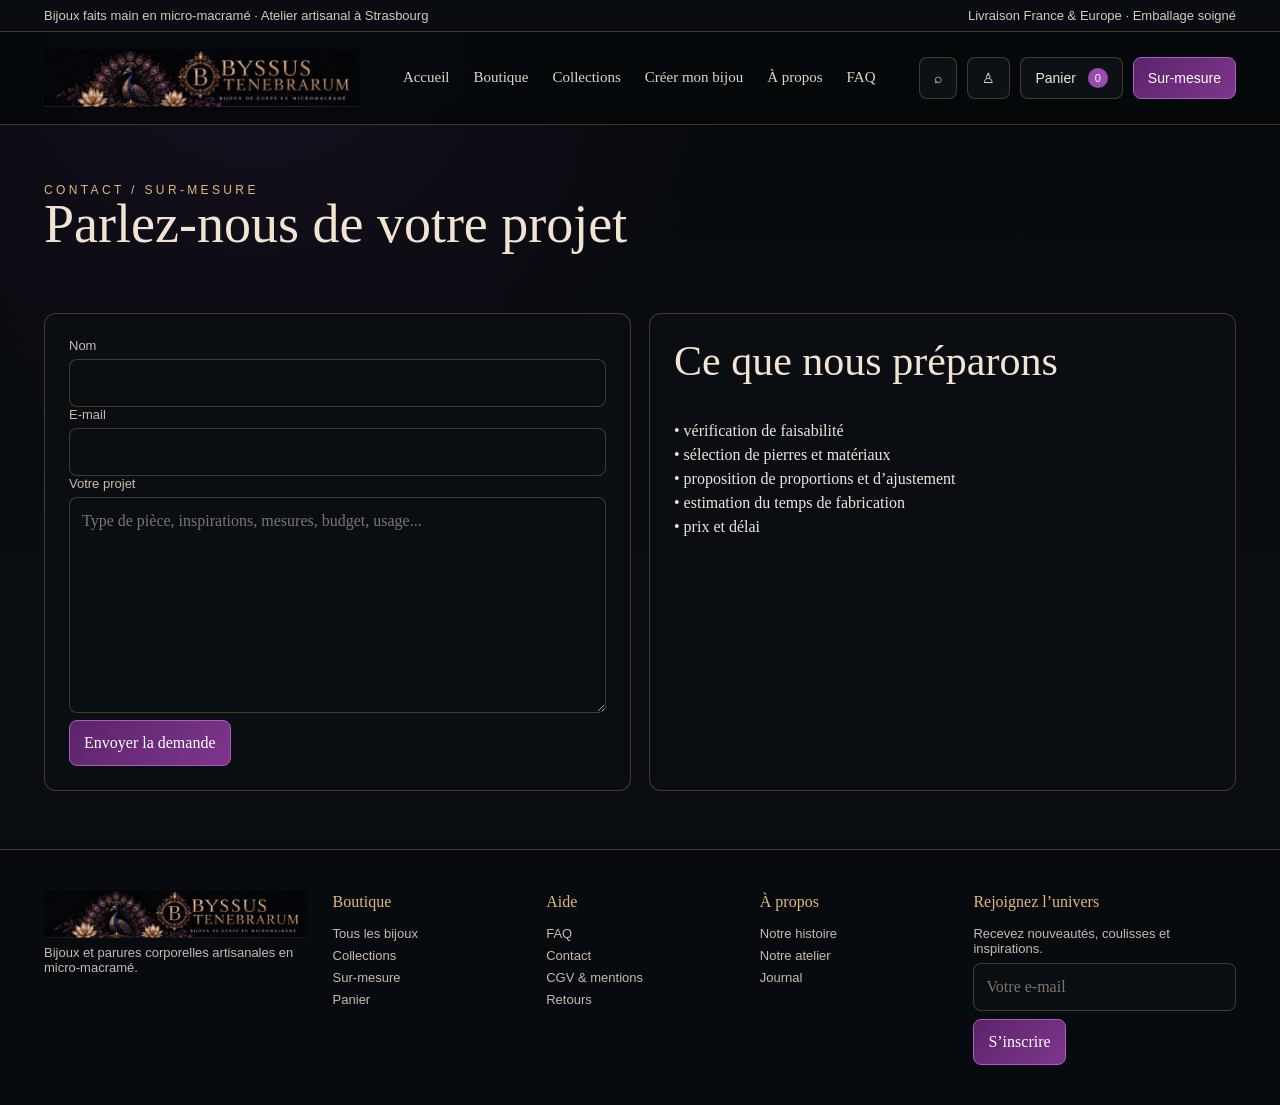
<file: contact.html>
<!doctype html><html lang="fr"><head><meta charset="utf-8"><meta name="viewport" content="width=device-width,initial-scale=1"><meta name="description" content="Byssus Tenebrarum — bijoux de corps artisanaux en micro-macramé."><title>Contact · Byssus Tenebrarum</title><link rel="stylesheet" href="assets/css/style.css"></head><body><div class="topbar"><div class="wrap"><span>Bijoux faits main en micro-macramé · Atelier artisanal à Strasbourg</span><span>Livraison France & Europe · Emballage soigné</span></div></div>
<header class="site-header"><div class="wrap nav"><a href="index.html"><img class="logo" src="assets/images/logo-byssus.png" alt="Byssus Tenebrarum"></a><nav class="navlinks"><a href="index.html">Accueil</a><a href="shop.html">Boutique</a><a href="collections.html">Collections</a><a href="create.html">Créer mon bijou</a><a href="about.html">À propos</a><a href="faq.html">FAQ</a></nav><div class="actions"><a class="iconbtn desktop-action" href="shop.html">⌕</a><a class="iconbtn desktop-action" href="account.html">♙</a><a class="iconbtn" href="cart.html">Panier <span class="cart-badge" data-cart-count>0</span></a><a class="btn btn-primary desktop-action" href="create.html">Sur-mesure</a></div></div></header><section class="section"><div class="wrap"><div class="eyebrow">Contact / sur-mesure</div><h1 style="font-size:54px">Parlez-nous de votre projet</h1><div class="checkout-grid"><form class="content-card" onsubmit="event.preventDefault();alert('Formulaire de démonstration : branchez Formspree, Netlify Forms ou votre backend.');"><div class="field"><label>Nom</label><input class="form-control" required></div><div class="field"><label>E-mail</label><input class="form-control" type="email" required></div><div class="field"><label>Votre projet</label><textarea class="form-control" rows="8" placeholder="Type de pièce, inspirations, mesures, budget, usage..."></textarea></div><button class="btn btn-primary">Envoyer la demande</button></form><div class="content-card"><h2>Ce que nous préparons</h2><p>• vérification de faisabilité<br>• sélection de pierres et matériaux<br>• proposition de proportions et d’ajustement<br>• estimation du temps de fabrication<br>• prix et délai</p></div></div></div></section><footer class="footer"><div class="wrap footer-grid"><div><img class="logo" src="assets/images/logo-byssus.png" alt="Byssus Tenebrarum"><p>Bijoux et parures corporelles artisanales en micro-macramé.</p></div><div><h4>Boutique</h4><a href="shop.html">Tous les bijoux</a><a href="collections.html">Collections</a><a href="create.html">Sur-mesure</a><a href="cart.html">Panier</a></div><div><h4>Aide</h4><a href="faq.html">FAQ</a><a href="contact.html">Contact</a><a href="legal.html">CGV & mentions</a><a href="legal.html#returns">Retours</a></div><div><h4>À propos</h4><a href="about.html">Notre histoire</a><a href="about.html#atelier">Notre atelier</a><a href="journal.html">Journal</a></div><div><h4>Rejoignez l’univers</h4><p>Recevez nouveautés, coulisses et inspirations.</p><input class="form-control" placeholder="Votre e-mail"><button class="btn btn-primary" style="margin-top:8px">S’inscrire</button></div></div></footer><script src="assets/js/products.js"></script><script src="assets/js/app.js"></script></body></html>
</file>
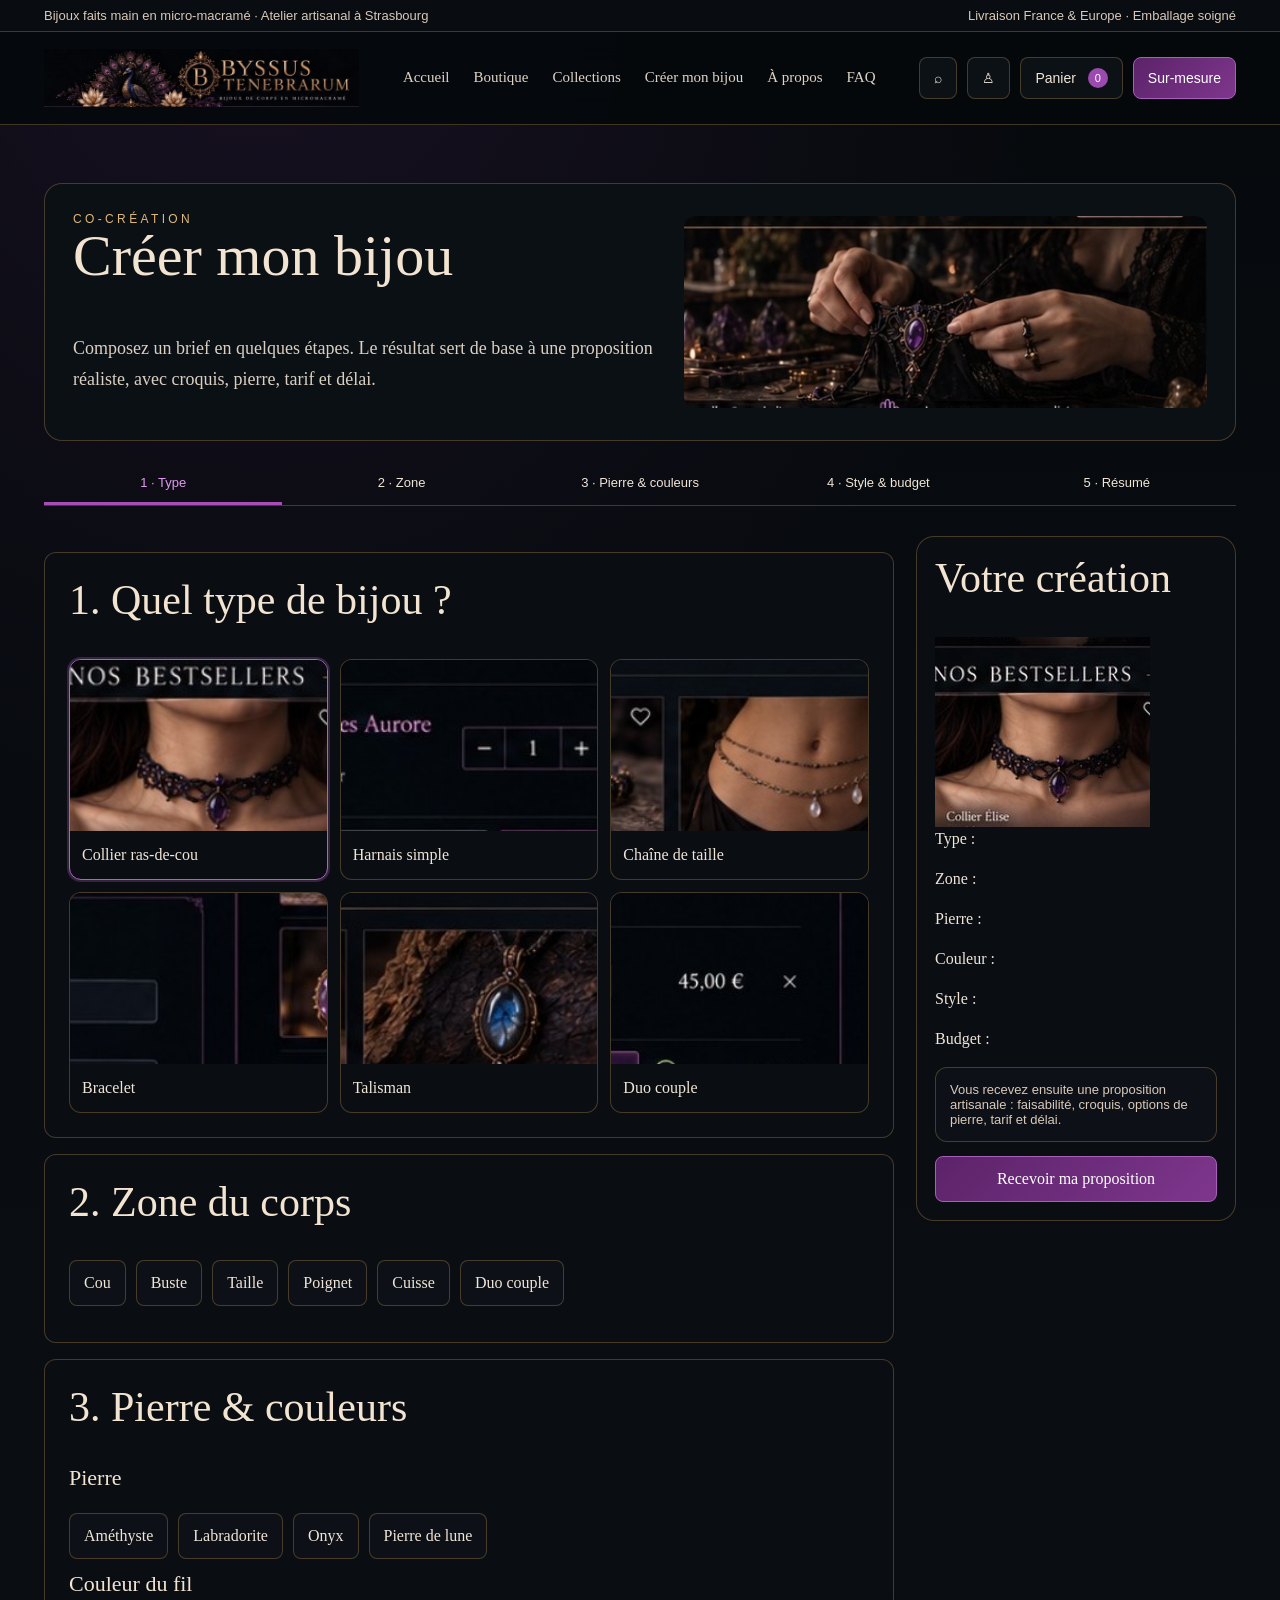
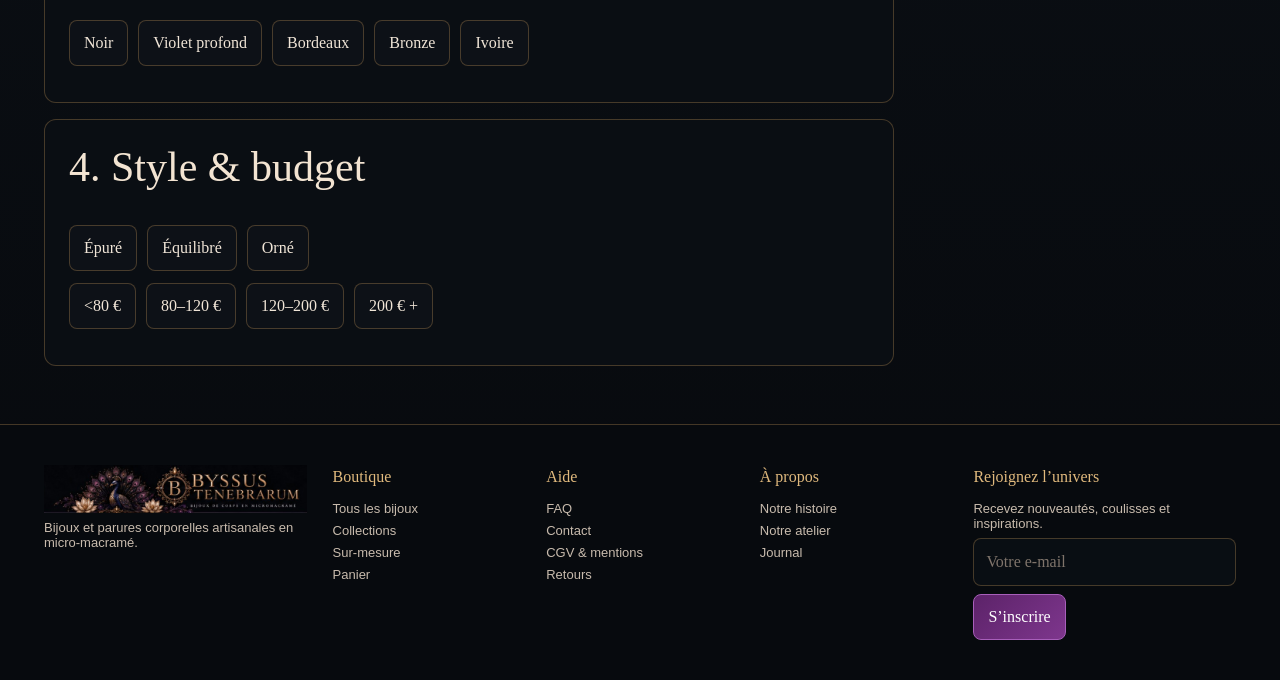
<file: create.html>
<!doctype html><html lang="fr"><head><meta charset="utf-8"><meta name="viewport" content="width=device-width,initial-scale=1"><meta name="description" content="Byssus Tenebrarum — bijoux de corps artisanaux en micro-macramé."><title>Créer mon bijou · Byssus Tenebrarum</title><link rel="stylesheet" href="assets/css/style.css"></head><body><div class="topbar"><div class="wrap"><span>Bijoux faits main en micro-macramé · Atelier artisanal à Strasbourg</span><span>Livraison France & Europe · Emballage soigné</span></div></div>
<header class="site-header"><div class="wrap nav"><a href="index.html"><img class="logo" src="assets/images/logo-byssus.png" alt="Byssus Tenebrarum"></a><nav class="navlinks"><a href="index.html">Accueil</a><a href="shop.html">Boutique</a><a href="collections.html">Collections</a><a href="create.html">Créer mon bijou</a><a href="about.html">À propos</a><a href="faq.html">FAQ</a></nav><div class="actions"><a class="iconbtn desktop-action" href="shop.html">⌕</a><a class="iconbtn desktop-action" href="account.html">♙</a><a class="iconbtn" href="cart.html">Panier <span class="cart-badge" data-cart-count>0</span></a><a class="btn btn-primary desktop-action" href="create.html">Sur-mesure</a></div></div></header><section class="section" id="builder"><div class="wrap"><div class="feature-band" style="grid-template-columns:1fr .9fr"><div><div class="eyebrow">Co-création</div><h1 style="font-size:58px">Créer mon bijou</h1><p class="lead">Composez un brief en quelques étapes. Le résultat sert de base à une proposition réaliste, avec croquis, pierre, tarif et délai.</p></div><img src="assets/images/builder-hero.jpg" alt="Création"></div><div class="steps"><div class="step active">1 · Type</div><div class="step">2 · Zone</div><div class="step">3 · Pierre & couleurs</div><div class="step">4 · Style & budget</div><div class="step">5 · Résumé</div></div><div class="builder"><div><section class="content-card"><h2>1. Quel type de bijou ?</h2><div class="choice-grid"><div class="choice active" data-kind="type" data-title="Collier ras-de-cou"><img src="assets/images/collier-nyx.jpg"><div class="txt">Collier ras-de-cou</div></div><div class="choice" data-kind="type" data-title="Harnais simple"><img src="assets/images/bijou-corps-eclipse.jpg"><div class="txt">Harnais simple</div></div><div class="choice" data-kind="type" data-title="Chaîne de taille"><img src="assets/images/chaine-taille-nyx.jpg"><div class="txt">Chaîne de taille</div></div><div class="choice" data-kind="type" data-title="Bracelet"><img src="assets/images/bracelet-astra.jpg"><div class="txt">Bracelet</div></div><div class="choice" data-kind="type" data-title="Talisman"><img src="assets/images/pendentif-nebuleuse.jpg"><div class="txt">Talisman</div></div><div class="choice" data-kind="type" data-title="Duo couple"><img src="assets/images/duo-ames.jpg"><div class="txt">Duo couple</div></div></div></section><section class="content-card"><h2>2. Zone du corps</h2><div class="option-row"><button class="option active" data-builder="zone" data-value="Cou">Cou</button><button class="option" data-builder="zone" data-value="Buste">Buste</button><button class="option" data-builder="zone" data-value="Taille">Taille</button><button class="option" data-builder="zone" data-value="Poignet">Poignet</button><button class="option" data-builder="zone" data-value="Cuisse">Cuisse</button><button class="option" data-builder="zone" data-value="Duo couple">Duo couple</button></div></section><section class="content-card"><h2>3. Pierre & couleurs</h2><h3>Pierre</h3><div class="option-row"><button class="option active" data-builder="stone" data-value="Améthyste">Améthyste</button><button class="option" data-builder="stone" data-value="Labradorite">Labradorite</button><button class="option" data-builder="stone" data-value="Onyx">Onyx</button><button class="option" data-builder="stone" data-value="Pierre de lune">Pierre de lune</button></div><h3>Couleur du fil</h3><div class="option-row"><button class="option active" data-builder="color" data-value="Noir">Noir</button><button class="option" data-builder="color" data-value="Violet profond">Violet profond</button><button class="option" data-builder="color" data-value="Bordeaux">Bordeaux</button><button class="option" data-builder="color" data-value="Bronze">Bronze</button><button class="option" data-builder="color" data-value="Ivoire">Ivoire</button></div></section><section class="content-card"><h2>4. Style & budget</h2><div class="option-row"><button class="option" data-builder="style" data-value="Épuré">Épuré</button><button class="option active" data-builder="style" data-value="Équilibré">Équilibré</button><button class="option" data-builder="style" data-value="Orné">Orné</button></div><div class="option-row"><button class="option" data-builder="budget" data-value="< 80 €">&lt;80 €</button><button class="option active" data-builder="budget" data-value="80–120 €">80–120 €</button><button class="option" data-builder="budget" data-value="120–200 €">120–200 €</button><button class="option" data-builder="budget" data-value="200 € +">200 € +</button></div></section></div><aside class="summary"><h2>Votre création</h2><img src="assets/images/collier-nyx.jpg" alt="Aperçu"><p>Type : <strong data-summary="type"></strong></p><p>Zone : <strong data-summary="zone"></strong></p><p>Pierre : <strong data-summary="stone"></strong></p><p>Couleur : <strong data-summary="color"></strong></p><p>Style : <strong data-summary="style"></strong></p><p>Budget : <strong data-summary="budget"></strong></p><div class="notice">Vous recevez ensuite une proposition artisanale : faisabilité, croquis, options de pierre, tarif et délai.</div><button id="proposal-btn" class="btn btn-primary" style="width:100%;margin-top:14px">Recevoir ma proposition</button></aside></div></div></section><footer class="footer"><div class="wrap footer-grid"><div><img class="logo" src="assets/images/logo-byssus.png" alt="Byssus Tenebrarum"><p>Bijoux et parures corporelles artisanales en micro-macramé.</p></div><div><h4>Boutique</h4><a href="shop.html">Tous les bijoux</a><a href="collections.html">Collections</a><a href="create.html">Sur-mesure</a><a href="cart.html">Panier</a></div><div><h4>Aide</h4><a href="faq.html">FAQ</a><a href="contact.html">Contact</a><a href="legal.html">CGV & mentions</a><a href="legal.html#returns">Retours</a></div><div><h4>À propos</h4><a href="about.html">Notre histoire</a><a href="about.html#atelier">Notre atelier</a><a href="journal.html">Journal</a></div><div><h4>Rejoignez l’univers</h4><p>Recevez nouveautés, coulisses et inspirations.</p><input class="form-control" placeholder="Votre e-mail"><button class="btn btn-primary" style="margin-top:8px">S’inscrire</button></div></div></footer><script src="assets/js/products.js"></script><script src="assets/js/app.js"></script></body></html>
</file>
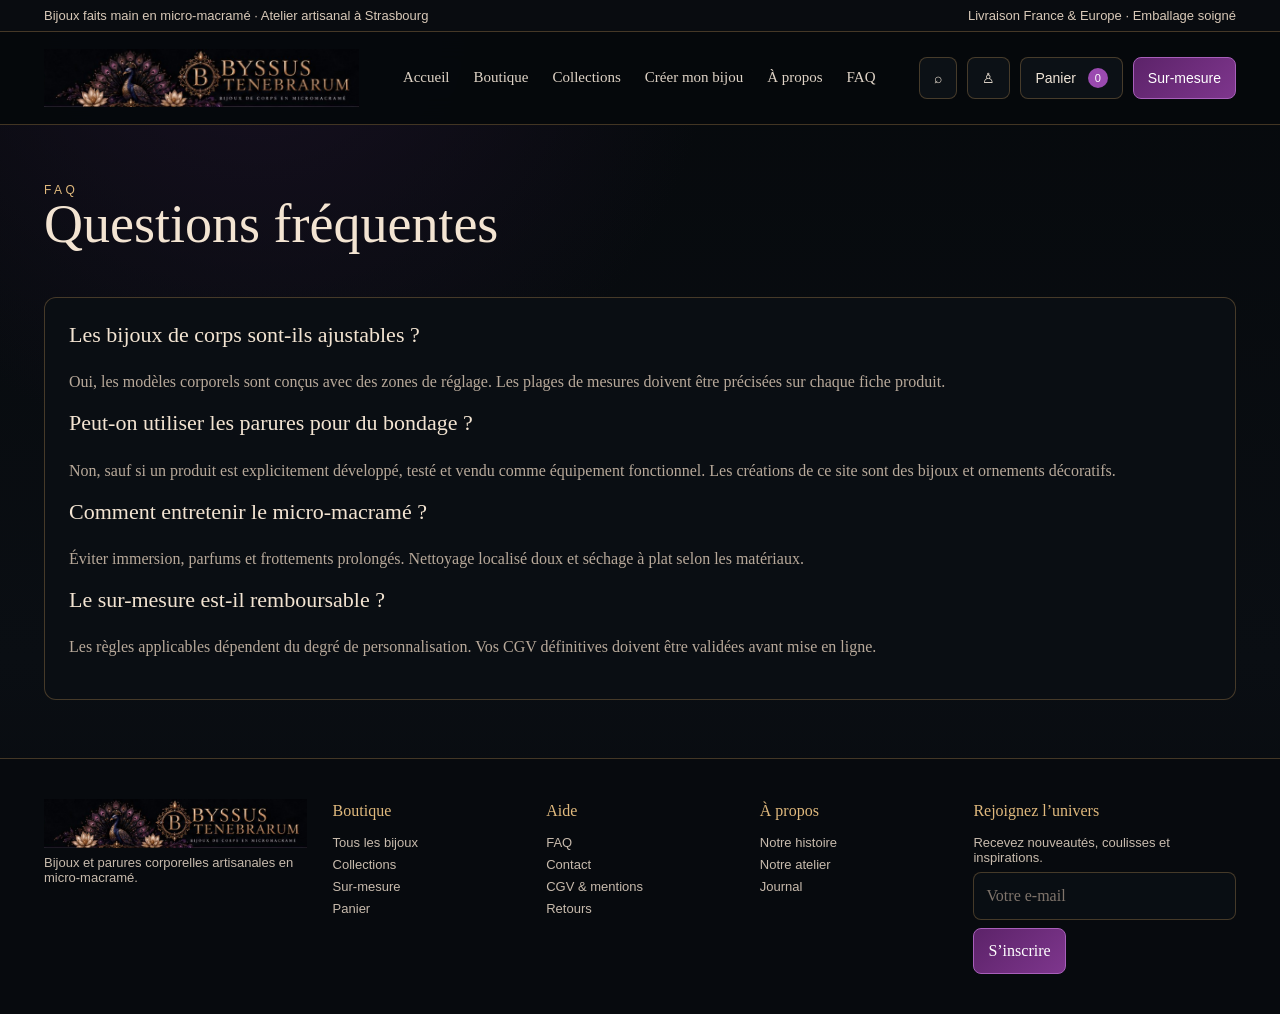
<file: faq.html>
<!doctype html><html lang="fr"><head><meta charset="utf-8"><meta name="viewport" content="width=device-width,initial-scale=1"><meta name="description" content="Byssus Tenebrarum — bijoux de corps artisanaux en micro-macramé."><title>FAQ · Byssus Tenebrarum</title><link rel="stylesheet" href="assets/css/style.css"></head><body><div class="topbar"><div class="wrap"><span>Bijoux faits main en micro-macramé · Atelier artisanal à Strasbourg</span><span>Livraison France & Europe · Emballage soigné</span></div></div>
<header class="site-header"><div class="wrap nav"><a href="index.html"><img class="logo" src="assets/images/logo-byssus.png" alt="Byssus Tenebrarum"></a><nav class="navlinks"><a href="index.html">Accueil</a><a href="shop.html">Boutique</a><a href="collections.html">Collections</a><a href="create.html">Créer mon bijou</a><a href="about.html">À propos</a><a href="faq.html">FAQ</a></nav><div class="actions"><a class="iconbtn desktop-action" href="shop.html">⌕</a><a class="iconbtn desktop-action" href="account.html">♙</a><a class="iconbtn" href="cart.html">Panier <span class="cart-badge" data-cart-count>0</span></a><a class="btn btn-primary desktop-action" href="create.html">Sur-mesure</a></div></div></header><section class="section"><div class="wrap"><div class="eyebrow">FAQ</div><h1 style="font-size:54px">Questions fréquentes</h1><div class="content-card"><h3>Les bijoux de corps sont-ils ajustables ?</h3><p class="muted">Oui, les modèles corporels sont conçus avec des zones de réglage. Les plages de mesures doivent être précisées sur chaque fiche produit.</p><h3>Peut-on utiliser les parures pour du bondage ?</h3><p class="muted">Non, sauf si un produit est explicitement développé, testé et vendu comme équipement fonctionnel. Les créations de ce site sont des bijoux et ornements décoratifs.</p><h3>Comment entretenir le micro-macramé ?</h3><p class="muted">Éviter immersion, parfums et frottements prolongés. Nettoyage localisé doux et séchage à plat selon les matériaux.</p><h3>Le sur-mesure est-il remboursable ?</h3><p class="muted">Les règles applicables dépendent du degré de personnalisation. Vos CGV définitives doivent être validées avant mise en ligne.</p></div></div></section><footer class="footer"><div class="wrap footer-grid"><div><img class="logo" src="assets/images/logo-byssus.png" alt="Byssus Tenebrarum"><p>Bijoux et parures corporelles artisanales en micro-macramé.</p></div><div><h4>Boutique</h4><a href="shop.html">Tous les bijoux</a><a href="collections.html">Collections</a><a href="create.html">Sur-mesure</a><a href="cart.html">Panier</a></div><div><h4>Aide</h4><a href="faq.html">FAQ</a><a href="contact.html">Contact</a><a href="legal.html">CGV & mentions</a><a href="legal.html#returns">Retours</a></div><div><h4>À propos</h4><a href="about.html">Notre histoire</a><a href="about.html#atelier">Notre atelier</a><a href="journal.html">Journal</a></div><div><h4>Rejoignez l’univers</h4><p>Recevez nouveautés, coulisses et inspirations.</p><input class="form-control" placeholder="Votre e-mail"><button class="btn btn-primary" style="margin-top:8px">S’inscrire</button></div></div></footer><script src="assets/js/products.js"></script><script src="assets/js/app.js"></script></body></html>
</file>
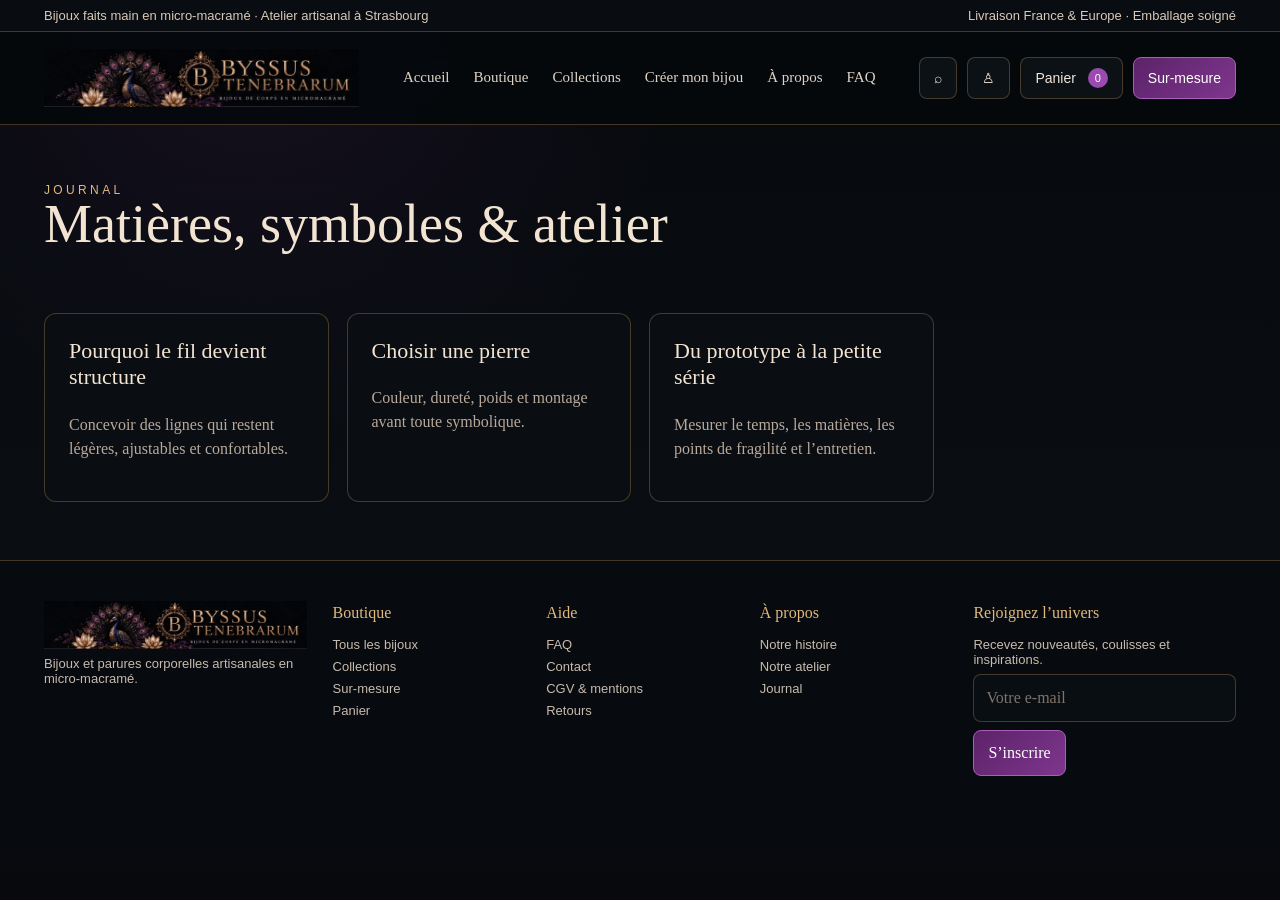
<file: journal.html>
<!doctype html><html lang="fr"><head><meta charset="utf-8"><meta name="viewport" content="width=device-width,initial-scale=1"><meta name="description" content="Byssus Tenebrarum — bijoux de corps artisanaux en micro-macramé."><title>Journal · Byssus Tenebrarum</title><link rel="stylesheet" href="assets/css/style.css"></head><body><div class="topbar"><div class="wrap"><span>Bijoux faits main en micro-macramé · Atelier artisanal à Strasbourg</span><span>Livraison France & Europe · Emballage soigné</span></div></div>
<header class="site-header"><div class="wrap nav"><a href="index.html"><img class="logo" src="assets/images/logo-byssus.png" alt="Byssus Tenebrarum"></a><nav class="navlinks"><a href="index.html">Accueil</a><a href="shop.html">Boutique</a><a href="collections.html">Collections</a><a href="create.html">Créer mon bijou</a><a href="about.html">À propos</a><a href="faq.html">FAQ</a></nav><div class="actions"><a class="iconbtn desktop-action" href="shop.html">⌕</a><a class="iconbtn desktop-action" href="account.html">♙</a><a class="iconbtn" href="cart.html">Panier <span class="cart-badge" data-cart-count>0</span></a><a class="btn btn-primary desktop-action" href="create.html">Sur-mesure</a></div></div></header><section class="section"><div class="wrap"><div class="eyebrow">Journal</div><h1 style="font-size:54px">Matières, symboles & atelier</h1><div class="grid products"><article class="content-card"><h3>Pourquoi le fil devient structure</h3><p class="muted">Concevoir des lignes qui restent légères, ajustables et confortables.</p></article><article class="content-card"><h3>Choisir une pierre</h3><p class="muted">Couleur, dureté, poids et montage avant toute symbolique.</p></article><article class="content-card"><h3>Du prototype à la petite série</h3><p class="muted">Mesurer le temps, les matières, les points de fragilité et l’entretien.</p></article></div></div></section><footer class="footer"><div class="wrap footer-grid"><div><img class="logo" src="assets/images/logo-byssus.png" alt="Byssus Tenebrarum"><p>Bijoux et parures corporelles artisanales en micro-macramé.</p></div><div><h4>Boutique</h4><a href="shop.html">Tous les bijoux</a><a href="collections.html">Collections</a><a href="create.html">Sur-mesure</a><a href="cart.html">Panier</a></div><div><h4>Aide</h4><a href="faq.html">FAQ</a><a href="contact.html">Contact</a><a href="legal.html">CGV & mentions</a><a href="legal.html#returns">Retours</a></div><div><h4>À propos</h4><a href="about.html">Notre histoire</a><a href="about.html#atelier">Notre atelier</a><a href="journal.html">Journal</a></div><div><h4>Rejoignez l’univers</h4><p>Recevez nouveautés, coulisses et inspirations.</p><input class="form-control" placeholder="Votre e-mail"><button class="btn btn-primary" style="margin-top:8px">S’inscrire</button></div></div></footer><script src="assets/js/products.js"></script><script src="assets/js/app.js"></script></body></html>
</file>
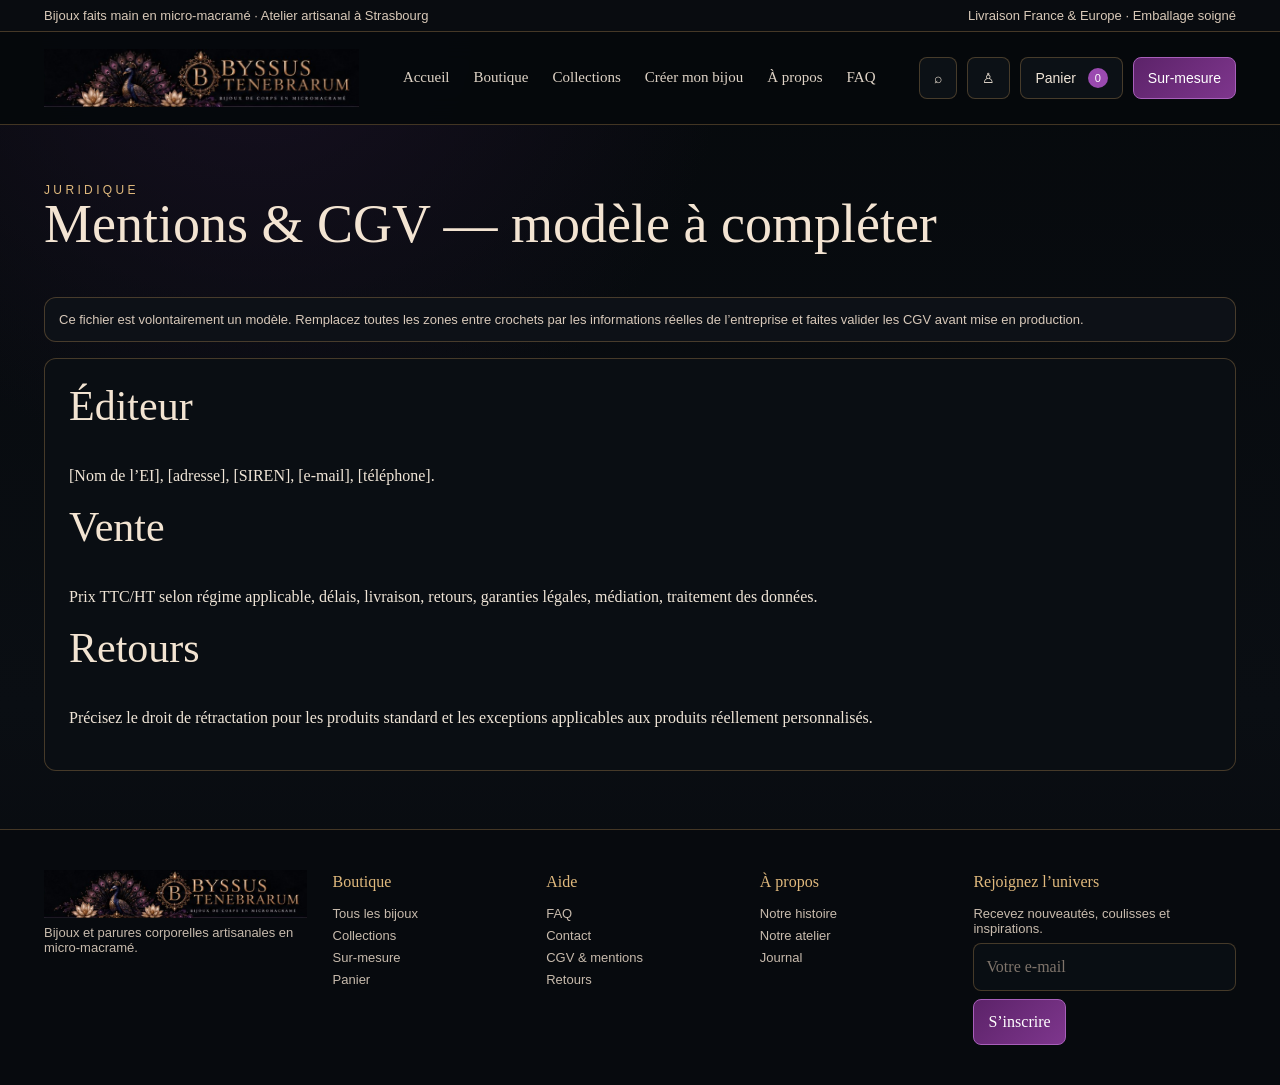
<file: legal.html>
<!doctype html><html lang="fr"><head><meta charset="utf-8"><meta name="viewport" content="width=device-width,initial-scale=1"><meta name="description" content="Byssus Tenebrarum — bijoux de corps artisanaux en micro-macramé."><title>Mentions légales · Byssus Tenebrarum</title><link rel="stylesheet" href="assets/css/style.css"></head><body><div class="topbar"><div class="wrap"><span>Bijoux faits main en micro-macramé · Atelier artisanal à Strasbourg</span><span>Livraison France & Europe · Emballage soigné</span></div></div>
<header class="site-header"><div class="wrap nav"><a href="index.html"><img class="logo" src="assets/images/logo-byssus.png" alt="Byssus Tenebrarum"></a><nav class="navlinks"><a href="index.html">Accueil</a><a href="shop.html">Boutique</a><a href="collections.html">Collections</a><a href="create.html">Créer mon bijou</a><a href="about.html">À propos</a><a href="faq.html">FAQ</a></nav><div class="actions"><a class="iconbtn desktop-action" href="shop.html">⌕</a><a class="iconbtn desktop-action" href="account.html">♙</a><a class="iconbtn" href="cart.html">Panier <span class="cart-badge" data-cart-count>0</span></a><a class="btn btn-primary desktop-action" href="create.html">Sur-mesure</a></div></div></header><section class="section"><div class="wrap"><div class="eyebrow">Juridique</div><h1 style="font-size:54px">Mentions & CGV — modèle à compléter</h1><div class="notice">Ce fichier est volontairement un modèle. Remplacez toutes les zones entre crochets par les informations réelles de l’entreprise et faites valider les CGV avant mise en production.</div><div class="content-card"><h2>Éditeur</h2><p>[Nom de l’EI], [adresse], [SIREN], [e-mail], [téléphone].</p><h2>Vente</h2><p>Prix TTC/HT selon régime applicable, délais, livraison, retours, garanties légales, médiation, traitement des données.</p><h2 id="returns">Retours</h2><p>Précisez le droit de rétractation pour les produits standard et les exceptions applicables aux produits réellement personnalisés.</p></div></div></section><footer class="footer"><div class="wrap footer-grid"><div><img class="logo" src="assets/images/logo-byssus.png" alt="Byssus Tenebrarum"><p>Bijoux et parures corporelles artisanales en micro-macramé.</p></div><div><h4>Boutique</h4><a href="shop.html">Tous les bijoux</a><a href="collections.html">Collections</a><a href="create.html">Sur-mesure</a><a href="cart.html">Panier</a></div><div><h4>Aide</h4><a href="faq.html">FAQ</a><a href="contact.html">Contact</a><a href="legal.html">CGV & mentions</a><a href="legal.html#returns">Retours</a></div><div><h4>À propos</h4><a href="about.html">Notre histoire</a><a href="about.html#atelier">Notre atelier</a><a href="journal.html">Journal</a></div><div><h4>Rejoignez l’univers</h4><p>Recevez nouveautés, coulisses et inspirations.</p><input class="form-control" placeholder="Votre e-mail"><button class="btn btn-primary" style="margin-top:8px">S’inscrire</button></div></div></footer><script src="assets/js/products.js"></script><script src="assets/js/app.js"></script></body></html>
</file>
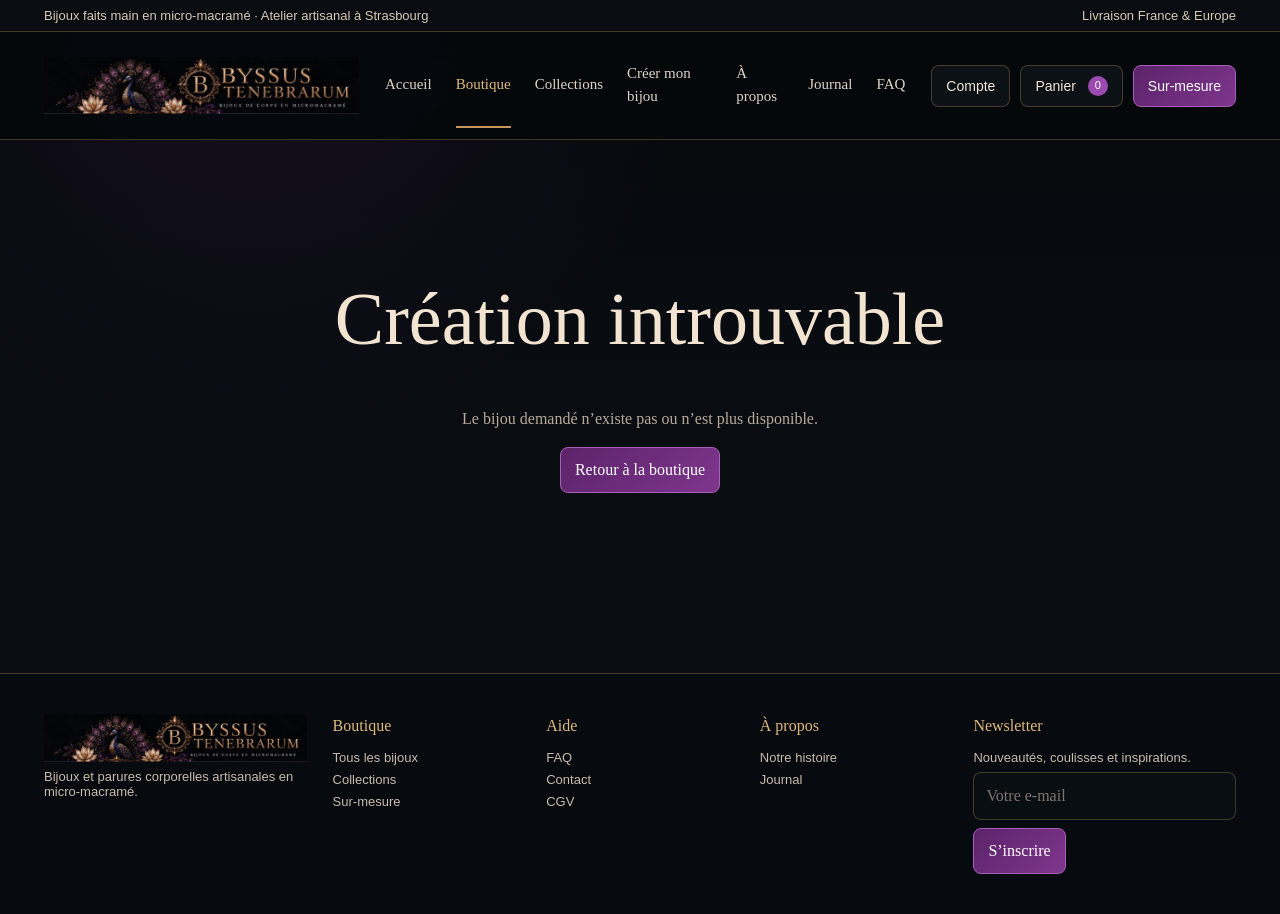
<file: product.html>
<!doctype html>
<html lang="fr">

<head>
  <meta charset="utf-8">

  <meta
    name="viewport"
    content="width=device-width, initial-scale=1"
  >

  <meta
    name="description"
    content="Découvrez les bijoux artisanaux Byssus Tenebrarum en micro-macramé, fabriqués à Strasbourg."
  >

  <title>
    Produit · Byssus Tenebrarum
  </title>

  <link
    rel="stylesheet"
    href="assets/css/style.css"
  >

  <style>

    /* =====================================================
       PRODUCT.HTML - STYLES SPÉCIFIQUES
       ===================================================== */

    .product-page {
      padding: 42px 0 80px;
    }

    .breadcrumb {
      display: flex;
      gap: 8px;
      flex-wrap: wrap;
      margin-bottom: 22px;
      font-size: 13px;
      opacity: .72;
    }

    .breadcrumb a {
      color: inherit;
      text-decoration: none;
    }

    .breadcrumb a:hover {
      opacity: 1;
    }

    .product-layout {
      display: grid;
      grid-template-columns:
        minmax(0, 1.12fr)
        minmax(360px, .88fr);

      gap: 46px;
      align-items: start;
    }

    /* =====================================================
       GALERIE
       ===================================================== */

    .product-gallery {
      display: grid;
      grid-template-columns: 92px 1fr;
      gap: 16px;
      align-items: start;
    }

    .product-thumbnails {
      display: grid;
      gap: 10px;
    }

    .product-thumb {
      position: relative;

      width: 100%;
      aspect-ratio: 4 / 5;

      overflow: hidden;

      border-radius: 12px;
      border: 1px solid var(--line);

      background: #0b090d;

      cursor: pointer;

      transition:
        border-color .2s ease,
        transform .2s ease;
    }

    .product-thumb:hover {
      transform: translateY(-2px);
    }

    .product-thumb.active {
      border-color:
        rgba(164, 96, 183, .9);
    }

    .product-thumb img {
      width: 100%;
      height: 100%;
      object-fit: cover;
    }

    .product-main-image-wrap {
      position: relative;

      overflow: hidden;

      border-radius: 18px;
      border: 1px solid var(--line);

      background:
        linear-gradient(
          180deg,
          #111015,
          #08070a
        );

      min-height: 640px;
    }

    .product-main-image-wrap img {
      width: 100%;
      height: 100%;
      min-height: 640px;
      object-fit: cover;

      display: block;
    }

    .gallery-arrow {
      position: absolute;
      top: 50%;

      width: 42px;
      height: 42px;

      display: grid;
      place-items: center;

      border-radius: 50%;

      border: 1px solid rgba(255,255,255,.18);

      background:
        rgba(9, 7, 11, .72);

      color: white;

      cursor: pointer;

      transform: translateY(-50%);
    }

    .gallery-arrow:hover {
      background:
        rgba(80, 38, 96, .86);
    }

    .gallery-prev {
      left: 16px;
    }

    .gallery-next {
      right: 16px;
    }

    .gallery-counter {
      position: absolute;
      right: 16px;
      bottom: 16px;

      padding: 6px 10px;

      border-radius: 999px;

      background:
        rgba(8, 7, 10, .76);

      border:
        1px solid rgba(255,255,255,.12);

      font-size: 12px;
    }

    /* =====================================================
       INFOS PRODUIT
       ===================================================== */

    .product-info {
      position: sticky;
      top: 108px;
    }

    .product-badges {
      display: flex;
      flex-wrap: wrap;
      gap: 8px;

      margin-bottom: 14px;
    }

    .product-badge {
      display: inline-flex;

      padding: 6px 10px;

      border-radius: 999px;

      border: 1px solid var(--line);

      background:
        rgba(84, 42, 99, .18);

      font-size: 11px;

      letter-spacing: .06em;
      text-transform: uppercase;
    }

    .product-badge.best {
      color: #d8b875;
    }

    .product-badge.new {
      color: #d7a9df;
    }

    .product-badge.order {
      color: #e0b3ca;
    }

    .product-title {
      margin: 0 0 8px;

      font-size:
        clamp(40px, 5vw, 66px);

      line-height: .98;
    }

    .product-subtitle {
      margin-bottom: 18px;

      font-size: 15px;
      letter-spacing: .04em;

      opacity: .75;
    }

    .product-price {
      margin: 18px 0 8px;

      font-size: 28px;
      font-weight: 600;
    }

    .product-stock {
      display: inline-flex;
      align-items: center;
      gap: 8px;

      margin-bottom: 18px;

      font-size: 13px;
    }

    .stock-dot {
      width: 8px;
      height: 8px;

      border-radius: 50%;

      background:
        #78bd8b;
    }

    .stock-dot.order {
      background:
        #c793a9;
    }

    .stock-dot.out {
      background:
        #9c6666;
    }

    .product-description {
      line-height: 1.7;
      margin-bottom: 24px;
    }

    .product-divider {
      height: 1px;
      margin: 22px 0;

      background: var(--line);
    }

    /* =====================================================
       OPTIONS
       ===================================================== */

    .option-section {
      margin-bottom: 22px;
    }

    .option-section h3 {
      margin: 0 0 12px;

      font-size: 14px;
      letter-spacing: .06em;
      text-transform: uppercase;
    }

    .option-pills {
      display: flex;
      flex-wrap: wrap;
      gap: 8px;
    }

    .option-pill {
      padding: 9px 12px;

      border-radius: 10px;

      border: 1px solid var(--line);

      background:
        rgba(255,255,255,.015);

      font-size: 13px;
    }

    .option-pill.primary {
      background:
        rgba(104, 51, 121, .28);

      border-color:
        rgba(163, 92, 185, .55);
    }

    /* =====================================================
       QUANTITÉ
       ===================================================== */

    .quantity-row {
      display: flex;
      align-items: center;
      gap: 14px;

      margin: 18px 0;
    }

    .quantity-control {
      display: inline-grid;
      grid-template-columns:
        42px 48px 42px;

      align-items: center;

      border:
        1px solid var(--line);

      border-radius: 12px;

      overflow: hidden;
    }

    .quantity-control button {
      height: 42px;

      border: 0;

      background:
        transparent;

      color: inherit;

      cursor: pointer;
    }

    .quantity-control button:hover {
      background:
        rgba(104, 51, 121, .18);
    }

    .quantity-value {
      display: grid;
      place-items: center;

      height: 42px;

      border-left:
        1px solid var(--line);

      border-right:
        1px solid var(--line);
    }

    /* =====================================================
       CTA
       ===================================================== */

    .purchase-actions {
      display: grid;
      gap: 10px;

      margin-top: 18px;
    }

    .purchase-actions .btn {
      width: 100%;

      text-align: center;
      justify-content: center;
    }

    .wishlist-product-btn {
      width: 100%;
    }

    /* =====================================================
       RÉASSURANCE
       ===================================================== */

    .reassurance-grid {
      display: grid;
      grid-template-columns: 1fr 1fr;

      gap: 10px;

      margin-top: 24px;
    }

    .reassurance-card {
      padding: 14px;

      border: 1px solid var(--line);
      border-radius: 12px;

      background:
        rgba(255,255,255,.015);
    }

    .reassurance-card strong {
      display: block;

      margin-bottom: 4px;
      font-size: 12px;
    }

    .reassurance-card span {
      font-size: 11px;
      opacity: .7;
    }

    /* =====================================================
       CONTENU INFÉRIEUR
       ===================================================== */

    .product-detail-sections {
      margin-top: 72px;
    }

    .product-tabs {
      display: flex;
      flex-wrap: wrap;
      gap: 8px;

      margin-bottom: 24px;

      border-bottom:
        1px solid var(--line);
    }

    .product-tab-btn {
      padding: 12px 16px;

      border: 0;
      border-bottom:
        2px solid transparent;

      background:
        transparent;

      color: inherit;

      cursor: pointer;

      opacity: .7;
    }

    .product-tab-btn.active {
      opacity: 1;

      border-bottom-color:
        rgba(164, 95, 184, .9);
    }

    .product-tab-panel {
      display: none;
    }

    .product-tab-panel.active {
      display: block;
    }

    .detail-grid {
      display: grid;
      grid-template-columns:
        repeat(3, 1fr);

      gap: 18px;
    }

    .detail-card {
      padding: 24px;

      border: 1px solid var(--line);
      border-radius: 16px;

      background:
        linear-gradient(
          145deg,
          rgba(57, 28, 67, .18),
          rgba(255,255,255,.01)
        );
    }

    .detail-card h3 {
      margin-top: 0;
    }

    .detail-list {
      padding-left: 18px;
      margin-bottom: 0;
    }

    .detail-list li {
      margin-bottom: 8px;
    }

    /* =====================================================
       PRODUITS ASSOCIÉS
       ===================================================== */

    .related-section {
      margin-top: 82px;
    }

    .related-header {
      display: flex;
      justify-content: space-between;
      align-items: flex-end;

      gap: 16px;

      margin-bottom: 22px;
    }

    .related-grid {
      display: grid;
      grid-template-columns:
        repeat(4, minmax(0,1fr));

      gap: 18px;
    }

    .related-card {
      border: 1px solid var(--line);
      border-radius: 14px;

      overflow: hidden;

      background:
        rgba(13, 10, 16, .82);
    }

    .related-card img {
      width: 100%;
      aspect-ratio: 4 / 5;
      object-fit: cover;
    }

    .related-card-content {
      padding: 14px;
    }

    .related-card h3 {
      margin: 0 0 6px;
      font-size: 18px;
    }

    .related-card p {
      margin: 0 0 12px;
      font-size: 12px;
      opacity: .7;
    }

    .related-price {
      margin-bottom: 12px;
      font-weight: 600;
    }

    /* =====================================================
       ÉTAT ERREUR
       ===================================================== */

    .product-not-found {
      padding: 100px 20px;
      text-align: center;
    }

    /* =====================================================
       RESPONSIVE
       ===================================================== */

    @media (max-width: 1050px) {

      .product-layout {
        grid-template-columns: 1fr;
      }

      .product-info {
        position: static;
      }

      .detail-grid {
        grid-template-columns: 1fr 1fr;
      }

      .related-grid {
        grid-template-columns:
          repeat(2, 1fr);
      }
    }

    @media (max-width: 700px) {

      .product-gallery {
        grid-template-columns: 1fr;
      }

      .product-thumbnails {
        grid-template-columns:
          repeat(4, 1fr);

        order: 2;
      }

      .product-main-image-wrap {
        order: 1;
        min-height: 430px;
      }

      .product-main-image-wrap img {
        min-height: 430px;
      }

      .detail-grid {
        grid-template-columns: 1fr;
      }

      .related-grid {
        grid-template-columns: 1fr;
      }

      .reassurance-grid {
        grid-template-columns: 1fr;
      }
    }

  </style>

</head>


<body>

  <!-- =====================================================
       TOPBAR
       ===================================================== -->

  <div class="topbar">

    <div class="wrap">

      <span>
        Bijoux faits main en micro-macramé ·
        Atelier artisanal à Strasbourg
      </span>

      <span>
        Livraison France & Europe
      </span>

    </div>

  </div>


  <!-- =====================================================
       HEADER
       ===================================================== -->

  <header class="site-header">

    <div class="wrap nav">

      <a href="index.html">

        <img
          class="logo"
          src="assets/images/logo-byssus.png"
          alt="Byssus Tenebrarum"
        >

      </a>


      <nav class="navlinks">

        <a href="index.html">
          Accueil
        </a>

        <a
          href="shop.html"
          class="active"
        >
          Boutique
        </a>

        <a href="collections.html">
          Collections
        </a>

        <a href="create.html">
          Créer mon bijou
        </a>

        <a href="about.html">
          À propos
        </a>

        <a href="journal.html">
          Journal
        </a>

        <a href="faq.html">
          FAQ
        </a>

      </nav>


      <div class="actions">

        <a
          class="iconbtn desktop-action"
          href="account.html"
        >
          Compte
        </a>

        <a
          class="iconbtn"
          href="cart.html"
        >

          Panier

          <span
            data-cart-count
            class="cart-badge"
          >
            0
          </span>

        </a>


        <a
          class="btn btn-primary desktop-action"
          href="create.html"
        >
          Sur-mesure
        </a>

      </div>

    </div>

  </header>


  <!-- =====================================================
       CONTENEUR PRODUIT
       ===================================================== -->

  <main
    class="product-page"
    id="product-page"
  >

    <div class="wrap">

      <!-- =================================================
           BREADCRUMB
           ================================================= -->

      <nav
        class="breadcrumb"
        id="breadcrumb"
      ></nav>


      <!-- =================================================
           PRODUIT
           ================================================= -->

      <div
        class="product-layout"
        id="product-layout"
      >

        <!-- Galerie injectée en JS -->

      </div>


      <!-- =================================================
           DÉTAILS
           ================================================= -->

      <section
        class="product-detail-sections"
        id="product-detail-sections"
      ></section>


      <!-- =================================================
           PRODUITS ASSOCIÉS
           ================================================= -->

      <section
        class="related-section"
        id="related-section"
      ></section>

    </div>

  </main>


  <!-- =====================================================
       FOOTER
       ===================================================== -->

  <footer class="footer">

    <div class="wrap footer-grid">


      <div>

        <img
          class="logo"
          src="assets/images/logo-byssus.png"
          alt="Byssus Tenebrarum"
        >

        <p>
          Bijoux et parures corporelles
          artisanales en micro-macramé.
        </p>

      </div>


      <div>

        <h4>
          Boutique
        </h4>

        <a href="shop.html">
          Tous les bijoux
        </a>

        <a href="collections.html">
          Collections
        </a>

        <a href="create.html">
          Sur-mesure
        </a>

      </div>


      <div>

        <h4>
          Aide
        </h4>

        <a href="faq.html">
          FAQ
        </a>

        <a href="contact.html">
          Contact
        </a>

        <a href="legal.html">
          CGV
        </a>

      </div>


      <div>

        <h4>
          À propos
        </h4>

        <a href="about.html">
          Notre histoire
        </a>

        <a href="journal.html">
          Journal
        </a>

      </div>


      <div>

        <h4>
          Newsletter
        </h4>

        <p>
          Nouveautés, coulisses
          et inspirations.
        </p>

        <input
          class="form-control"
          type="email"
          placeholder="Votre e-mail"
        >

        <button
          class="btn btn-primary"
          style="margin-top:8px"
        >
          S’inscrire
        </button>

      </div>

    </div>

  </footer>


  <!-- =====================================================
       SCRIPTS
       ===================================================== -->

  <script src="assets/js/products.js"></script>

  <script src="assets/js/app.js"></script>


  <script>

    // =====================================================
    // VARIABLES
    // =====================================================

    let currentProduct = null;

    let currentGalleryIndex = 0;

    let currentQuantity = 1;



    // =====================================================
    // INITIALISATION
    // =====================================================

    document.addEventListener(
      "DOMContentLoaded",
      () => {

        loadProduct();

        refreshCartBadgeFallback();

      }
    );



    // =====================================================
    // CHARGER LE PRODUIT DEPUIS URL
    // product.html?id=collier-elise
    // =====================================================

    function loadProduct() {

      const params =
        new URLSearchParams(
          window.location.search
        );


      const productId =
        params.get("id");


      if (!productId) {

        renderProductNotFound();

        return;

      }


      currentProduct =
        getProductById(
          productId
        );


      if (!currentProduct) {

        renderProductNotFound();

        return;

      }


      document.title =
        `${currentProduct.name} · Byssus Tenebrarum`;


      renderBreadcrumb();

      renderProduct();

      renderProductDetails();

      renderRelatedProducts();

    }



    // =====================================================
    // BREADCRUMB
    // =====================================================

    function renderBreadcrumb() {

      const breadcrumb =
        document.getElementById(
          "breadcrumb"
        );


      breadcrumb.innerHTML = `

        <a href="index.html">
          Accueil
        </a>

        <span>›</span>

        <a href="shop.html">
          Boutique
        </a>

        <span>›</span>

        <span>
          ${escapeHtml(
            currentProduct.categoryLabel
          )}
        </span>

        <span>›</span>

        <strong>
          ${escapeHtml(
            currentProduct.name
          )}
        </strong>

      `;

    }



    // =====================================================
    // PRODUIT PRINCIPAL
    // =====================================================

    function renderProduct() {

      const layout =
        document.getElementById(
          "product-layout"
        );


      const badges = [];


      if (currentProduct.new) {

        badges.push(
          `
          <span class="product-badge new">
            Nouveau
          </span>
          `
        );

      }


      if (currentProduct.bestseller) {

        badges.push(
          `
          <span class="product-badge best">
            Best-seller
          </span>
          `
        );

      }


      if (currentProduct.madeToOrder) {

        badges.push(
          `
          <span class="product-badge order">
            Sur commande
          </span>
          `
        );

      }



      const stockInfo =
        getStockDisplay(
          currentProduct
        );


      layout.innerHTML = `

        <!-- ===============================
             GALERIE
             =============================== -->

        <section class="product-gallery">

          <div
            class="product-thumbnails"
            id="product-thumbnails"
          >
          </div>


          <div class="product-main-image-wrap">

            <img
              id="product-main-image"
              src="${currentProduct.images[0]}"
              alt="${escapeHtml(
                currentProduct.name
              )}"
              onerror="this.src='assets/images/logo-byssus.png'"
            >


            <button
              class="gallery-arrow gallery-prev"
              type="button"
              onclick="previousImage()"
              aria-label="Image précédente"
            >
              ‹
            </button>


            <button
              class="gallery-arrow gallery-next"
              type="button"
              onclick="nextImage()"
              aria-label="Image suivante"
            >
              ›
            </button>


            <div
              class="gallery-counter"
              id="gallery-counter"
            >
            </div>

          </div>

        </section>


        <!-- ===============================
             INFOS
             =============================== -->

        <section class="product-info">

          <div class="product-badges">

            ${badges.join("")}

          </div>


          <div class="eyebrow">

            ${escapeHtml(
              currentProduct.categoryLabel
            )}

          </div>


          <h1 class="product-title">

            ${escapeHtml(
              currentProduct.name
            )}

          </h1>


          <div class="product-subtitle">

            ${escapeHtml(
              currentProduct.stone
            )}

            ·

            ${escapeHtml(
              currentProduct.univers
                .slice(0, 3)
                .map(capitalizeFirstLetter)
                .join(" · ")
            )}

          </div>


          <div class="product-price">

            ${formatPrice(
              currentProduct.price
            )}

          </div>


          <div class="product-stock">

            <span
              class="stock-dot ${stockInfo.className}"
            ></span>

            <span>
              ${stockInfo.label}
            </span>

          </div>


          <p class="product-description">

            ${escapeHtml(
              currentProduct.description
            )}

          </p>


          <div class="product-divider"></div>


          <!-- PIERRES -->

          <div class="option-section">

            <h3>
              Pierre
            </h3>

            <div class="option-pills">

              ${
                currentProduct.stones
                  .map(
                    (stone, index) => `
                      <span
                        class="option-pill ${
                          index === 0
                            ? "primary"
                            : ""
                        }"
                      >
                        ${escapeHtml(stone)}
                      </span>
                    `
                  )
                  .join("")
              }

            </div>

          </div>


          <!-- COULEURS -->

          <div class="option-section">

            <h3>
              Couleurs
            </h3>

            <div class="option-pills">

              ${
                currentProduct.colors
                  .map(
                    color => `
                      <span class="option-pill">
                        ${escapeHtml(color)}
                      </span>
                    `
                  )
                  .join("")
              }

            </div>

          </div>


          <!-- TAILLE -->

          <div class="option-section">

            <h3>
              Taille
            </h3>

            <div class="option-pills">

              <span class="option-pill primary">

                ${escapeHtml(
                  currentProduct.size
                )}

              </span>

            </div>

          </div>


          <!-- QUANTITÉ -->

          <div class="quantity-row">

            <strong>
              Quantité
            </strong>


            <div class="quantity-control">

              <button
                type="button"
                onclick="changeQuantity(-1)"
              >
                −
              </button>


              <div
                class="quantity-value"
                id="quantity-value"
              >
                1
              </div>


              <button
                type="button"
                onclick="changeQuantity(1)"
              >
                +
              </button>

            </div>

          </div>


          <!-- ACTIONS -->

          <div class="purchase-actions">

            <button
              class="btn btn-primary"
              type="button"
              onclick="addCurrentProductToCart()"
            >
              Ajouter au panier
            </button>


            <button
              class="btn"
              type="button"
              onclick="buyCurrentProductNow()"
            >
              Acheter maintenant
            </button>


            <button
              class="btn wishlist-product-btn"
              id="wishlist-product-btn"
              type="button"
              onclick="toggleProductWishlist()"
            >
              ♡ Ajouter aux favoris
            </button>

          </div>


          <!-- RÉASSURANCE -->

          <div class="reassurance-grid">

            <div class="reassurance-card">

              <strong>
                Fait main à Strasbourg
              </strong>

              <span>
                Fabrication artisanale
              </span>

            </div>


            <div class="reassurance-card">

              <strong>
                Pierres naturelles
              </strong>

              <span>
                Sélectionnées avec soin
              </span>

            </div>


            <div class="reassurance-card">

              <strong>
                Paiement sécurisé
              </strong>

              <span>
                Carte bancaire & PayPal
              </span>

            </div>


            <div class="reassurance-card">

              <strong>
                Livraison suivie
              </strong>

              <span>
                France & Europe
              </span>

            </div>

          </div>


          <div class="product-divider"></div>


          <p class="muted">

            ${escapeHtml(
              currentProduct.leadTime
            )}

          </p>

        </section>

      `;


      renderGallery();

      updateWishlistButton();

    }



    // =====================================================
    // GALERIE
    // =====================================================

    function renderGallery() {

      const container =
        document.getElementById(
          "product-thumbnails"
        );


      container.innerHTML = "";


      currentProduct.images
        .forEach(
          (image, index) => {

            const button =
              document.createElement(
                "button"
              );


            button.className =
              `product-thumb ${
                index === currentGalleryIndex
                  ? "active"
                  : ""
              }`;


            button.type =
              "button";


            button.innerHTML = `

              <img
                src="${image}"
                alt="${escapeHtml(
                  currentProduct.name
                )} - vue ${index + 1}"
                onerror="this.src='assets/images/logo-byssus.png'"
              >

            `;


            button.addEventListener(
              "click",
              () => {

                setGalleryImage(
                  index
                );

              }
            );


            container.appendChild(
              button
            );

          }
        );


      updateGalleryDisplay();

    }



    function setGalleryImage(index) {

      currentGalleryIndex =
        index;


      updateGalleryDisplay();

    }



    function nextImage() {

      currentGalleryIndex++;

      if (
        currentGalleryIndex
        >=
        currentProduct.images.length
      ) {

        currentGalleryIndex =
          0;

      }


      updateGalleryDisplay();

    }



    function previousImage() {

      currentGalleryIndex--;

      if (
        currentGalleryIndex
        <
        0
      ) {

        currentGalleryIndex =
          currentProduct.images.length
          -
          1;

      }


      updateGalleryDisplay();

    }



    function updateGalleryDisplay() {

      const mainImage =
        document.getElementById(
          "product-main-image"
        );


      if (mainImage) {

        mainImage.src =
          currentProduct.images[
            currentGalleryIndex
          ];

      }


      document
        .querySelectorAll(
          ".product-thumb"
        )
        .forEach(
          (thumb, index) => {

            thumb.classList.toggle(
              "active",
              index ===
              currentGalleryIndex
            );

          }
        );


      const counter =
        document.getElementById(
          "gallery-counter"
        );


      if (counter) {

        counter.textContent =
          `${
            currentGalleryIndex + 1
          } / ${
            currentProduct.images.length
          }`;

      }

    }



    // =====================================================
    // QUANTITÉ
    // =====================================================

    function changeQuantity(amount) {

      currentQuantity += amount;


      if (
        currentQuantity < 1
      ) {

        currentQuantity = 1;

      }


      if (
        !currentProduct.madeToOrder
        &&
        currentProduct.stock > 0
        &&
        currentQuantity
        >
        currentProduct.stock
      ) {

        currentQuantity =
          currentProduct.stock;

      }


      document
        .getElementById(
          "quantity-value"
        )
        .textContent =
        currentQuantity;

    }



    // =====================================================
    // AJOUT PANIER
    // =====================================================

    function addCurrentProductToCart() {

      if (!currentProduct) {
        return;
      }


      let cart =
        JSON.parse(
          localStorage.getItem(
            "byssus-cart"
          )
          ||
          "[]"
        );


      const existing =
        cart.find(
          item =>
            item.id ===
            currentProduct.id
        );


      if (existing) {

        existing.quantity +=
          currentQuantity;

      }
      else {

        cart.push({
          id:
            currentProduct.id,

          quantity:
            currentQuantity
        });

      }


      localStorage.setItem(
        "byssus-cart",
        JSON.stringify(cart)
      );


      refreshCartBadgeFallback();


      alert(
        `${currentProduct.name} a été ajouté au panier.`
      );

    }



    // =====================================================
    // ACHETER MAINTENANT
    // =====================================================

    function buyCurrentProductNow() {

      addCurrentProductToCart();

      window.location.href =
        "cart.html";

    }



    // =====================================================
    // FAVORIS
    // =====================================================

    function toggleProductWishlist() {

      let wishlist =
        JSON.parse(
          localStorage.getItem(
            "byssus-wishlist"
          )
          ||
          "[]"
        );


      const index =
        wishlist.indexOf(
          currentProduct.id
        );


      if (index >= 0) {

        wishlist.splice(
          index,
          1
        );

      }
      else {

        wishlist.push(
          currentProduct.id
        );

      }


      localStorage.setItem(
        "byssus-wishlist",
        JSON.stringify(
          wishlist
        )
      );


      updateWishlistButton();

    }



    function updateWishlistButton() {

      const button =
        document.getElementById(
          "wishlist-product-btn"
        );


      if (!button) {
        return;
      }


      const wishlist =
        JSON.parse(
          localStorage.getItem(
            "byssus-wishlist"
          )
          ||
          "[]"
        );


      const exists =
        wishlist.includes(
          currentProduct.id
        );


      button.textContent =
        exists
          ? "♥ Dans mes favoris"
          : "♡ Ajouter aux favoris";

    }



    // =====================================================
    // DÉTAILS
    // =====================================================

    function renderProductDetails() {

      const container =
        document.getElementById(
          "product-detail-sections"
        );


      container.innerHTML = `

        <div class="product-tabs">

          <button
            class="product-tab-btn active"
            data-tab="description"
            onclick="openProductTab('description')"
          >
            Description
          </button>


          <button
            class="product-tab-btn"
            data-tab="materials"
            onclick="openProductTab('materials')"
          >
            Matériaux & détails
          </button>


          <button
            class="product-tab-btn"
            data-tab="symbolism"
            onclick="openProductTab('symbolism')"
          >
            Symbolique
          </button>


          <button
            class="product-tab-btn"
            data-tab="care"
            onclick="openProductTab('care')"
          >
            Entretien
          </button>


          <button
            class="product-tab-btn"
            data-tab="shipping"
            onclick="openProductTab('shipping')"
          >
            Livraison
          </button>

        </div>


        <!-- DESCRIPTION -->

        <div
          class="product-tab-panel active"
          id="tab-description"
        >

          <div class="detail-grid">

            <div class="detail-card">

              <h3>
                La création
              </h3>

              <p>

                ${escapeHtml(
                  currentProduct.description
                )}

              </p>

            </div>


            <div class="detail-card">

              <h3>
                Pour qui ?
              </h3>

              <p>

                ${
                  currentProduct.audience
                    .map(capitalizeFirstLetter)
                    .join(" · ")
                }

              </p>

            </div>


            <div class="detail-card">

              <h3>
                Fabrication
              </h3>

              <p>

                ${
                  currentProduct.madeToOrder
                    ? "Création fabriquée à la commande dans l’atelier."
                    : "Création disponible en petite série ou en stock limité."
                }

              </p>

            </div>

          </div>

        </div>


        <!-- MATÉRIAUX -->

        <div
          class="product-tab-panel"
          id="tab-materials"
        >

          <div class="detail-grid">

            <div class="detail-card">

              <h3>
                Matériaux
              </h3>

              <ul class="detail-list">

                ${
                  currentProduct.materials
                    .map(
                      material => `
                        <li>
                          ${escapeHtml(material)}
                        </li>
                      `
                    )
                    .join("")
                }

              </ul>

            </div>


            <div class="detail-card">

              <h3>
                Pierre
              </h3>

              <p>

                ${escapeHtml(
                  currentProduct.stone
                )}

              </p>

            </div>


            <div class="detail-card">

              <h3>
                Taille
              </h3>

              <p>

                ${escapeHtml(
                  currentProduct.size
                )}

              </p>

              <p class="muted">

                ${
                  currentProduct.adjustable
                    ? "Modèle ajustable."
                    : "Taille fixe."
                }

              </p>

            </div>

          </div>

        </div>


        <!-- SYMBOLIQUE -->

        <div
          class="product-tab-panel"
          id="tab-symbolism"
        >

          <div class="detail-card">

            <h3>
              Symbolique
            </h3>

            <p>

              ${escapeHtml(
                currentProduct.symbolism
              )}

            </p>

          </div>

        </div>


        <!-- ENTRETIEN -->

        <div
          class="product-tab-panel"
          id="tab-care"
        >

          <div class="detail-card">

            <h3>
              Conseils d’entretien
            </h3>

            <p>

              ${escapeHtml(
                currentProduct.care
              )}

            </p>


            <ul class="detail-list">

              <li>
                Éviter les parfums directement sur le bijou.
              </li>

              <li>
                Éviter l’immersion prolongée dans l’eau.
              </li>

              <li>
                Ranger le bijou à plat ou dans son pochon.
              </li>

              <li>
                Manipuler les pierres et fils avec douceur.
              </li>

            </ul>

          </div>

        </div>


        <!-- LIVRAISON -->

        <div
          class="product-tab-panel"
          id="tab-shipping"
        >

          <div class="detail-grid">

            <div class="detail-card">

              <h3>
                Délai
              </h3>

              <p>

                ${escapeHtml(
                  currentProduct.leadTime
                )}

              </p>

            </div>


            <div class="detail-card">

              <h3>
                Expédition
              </h3>

              <p>
                Livraison suivie en France
                et dans l’Union européenne.
              </p>

            </div>


            <div class="detail-card">

              <h3>
                Emballage
              </h3>

              <p>
                Chaque pièce est préparée
                avec soin dans un écrin
                adapté à son format.
              </p>

            </div>

          </div>

        </div>

      `;

    }



    // =====================================================
    // TABS
    // =====================================================

    function openProductTab(tabName) {

      document
        .querySelectorAll(
          ".product-tab-btn"
        )
        .forEach(
          button => {

            button.classList.toggle(
              "active",
              button.dataset.tab
              ===
              tabName
            );

          }
        );


      document
        .querySelectorAll(
          ".product-tab-panel"
        )
        .forEach(
          panel => {

            panel.classList.remove(
              "active"
            );

          }
        );


      const panel =
        document.getElementById(
          `tab-${tabName}`
        );


      if (panel) {

        panel.classList.add(
          "active"
        );

      }

    }



    // =====================================================
    // PRODUITS ASSOCIÉS
    // =====================================================

    function renderRelatedProducts() {

      const container =
        document.getElementById(
          "related-section"
        );


      let related =
        PRODUCTS.filter(
          product =>
            product.id
            !==
            currentProduct.id
        );


      related.sort(
        (a, b) => {

          let scoreA = 0;
          let scoreB = 0;


          if (
            a.category
            ===
            currentProduct.category
          ) {
            scoreA += 3;
          }


          if (
            b.category
            ===
            currentProduct.category
          ) {
            scoreB += 3;
          }


          if (
            a.stones.some(
              stone =>
                currentProduct.stones.includes(
                  stone
                )
            )
          ) {
            scoreA += 2;
          }


          if (
            b.stones.some(
              stone =>
                currentProduct.stones.includes(
                  stone
                )
            )
          ) {
            scoreB += 2;
          }


          if (
            a.univers.some(
              universe =>
                currentProduct.univers.includes(
                  universe
                )
            )
          ) {
            scoreA += 1;
          }


          if (
            b.univers.some(
              universe =>
                currentProduct.univers.includes(
                  universe
                )
            )
          ) {
            scoreB += 1;
          }


          return scoreB - scoreA;
        }
      );


      related =
        related.slice(
          0,
          4
        );


      container.innerHTML = `

        <div class="related-header">

          <div>

            <div class="eyebrow">
              Sélection
            </div>

            <h2>
              Vous aimerez aussi
            </h2>

          </div>


          <a
            class="btn"
            href="shop.html"
          >
            Voir toute la boutique
          </a>

        </div>


        <div class="related-grid">

          ${
            related
              .map(
                product => `

                  <article class="related-card">

                    <a
                      href="product.html?id=${encodeURIComponent(
                        product.id
                      )}"
                    >

                      <img
                        src="${product.mainImage}"
                        alt="${escapeHtml(
                          product.name
                        )}"
                        loading="lazy"
                        onerror="this.src='assets/images/logo-byssus.png'"
                      >

                    </a>


                    <div class="related-card-content">

                      <h3>

                        <a
                          href="product.html?id=${encodeURIComponent(
                            product.id
                          )}"
                          style="
                            color:inherit;
                            text-decoration:none;
                          "
                        >
                          ${escapeHtml(
                            product.name
                          )}
                        </a>

                      </h3>


                      <p>

                        ${escapeHtml(
                          product.stone
                        )}

                        ·

                        ${escapeHtml(
                          product.univers
                            .slice(0, 1)
                            .map(
                              capitalizeFirstLetter
                            )
                            .join("")
                        )}

                      </p>


                      <div class="related-price">

                        ${formatPrice(
                          product.price
                        )}

                      </div>


                      <button
                        class="btn btn-primary"
                        type="button"
                        onclick="addRelatedProductToCart(
                          '${product.id}'
                        )"
                      >
                        Ajouter au panier
                      </button>

                    </div>

                  </article>

                `
              )
              .join("")
          }

        </div>

      `;

    }



    // =====================================================
    // AJOUT PRODUIT ASSOCIÉ
    // =====================================================

    function addRelatedProductToCart(
      productId
    ) {

      const product =
        getProductById(
          productId
        );


      if (!product) {
        return;
      }


      let cart =
        JSON.parse(
          localStorage.getItem(
            "byssus-cart"
          )
          ||
          "[]"
        );


      const existing =
        cart.find(
          item =>
            item.id ===
            productId
        );


      if (existing) {

        existing.quantity += 1;

      }
      else {

        cart.push({
          id: productId,
          quantity: 1
        });

      }


      localStorage.setItem(
        "byssus-cart",
        JSON.stringify(cart)
      );


      refreshCartBadgeFallback();


      alert(
        `${product.name} a été ajouté au panier.`
      );

    }



    // =====================================================
    // PANIER BADGE
    // =====================================================

    function refreshCartBadgeFallback() {

      const cart =
        JSON.parse(
          localStorage.getItem(
            "byssus-cart"
          )
          ||
          "[]"
        );


      const count =
        cart.reduce(
          (sum, item) =>
            sum
            +
            Number(
              item.quantity || 0
            ),
          0
        );


      document
        .querySelectorAll(
          "[data-cart-count]"
        )
        .forEach(
          badge => {

            badge.textContent =
              count;

          }
        );

    }



    // =====================================================
    // STOCK
    // =====================================================

    function getStockDisplay(
      product
    ) {

      if (
        product.madeToOrder
      ) {

        return {
          className: "order",
          label:
            "Fabrication sur commande"
        };

      }


      if (
        product.stock > 0
      ) {

        return {
          className: "",
          label:
            `${product.stock} ${
              product.stock > 1
                ? "pièces disponibles"
                : "pièce disponible"
            }`
        };

      }


      return {
        className: "out",
        label:
          "Indisponible"
      };

    }



    // =====================================================
    // PRODUIT INTROUVABLE
    // =====================================================

    function renderProductNotFound() {

      const page =
        document.getElementById(
          "product-page"
        );


      page.innerHTML = `

        <div
          class="wrap product-not-found"
        >

          <h1>
            Création introuvable
          </h1>

          <p class="muted">

            Le bijou demandé n’existe pas
            ou n’est plus disponible.

          </p>

          <a
            class="btn btn-primary"
            href="shop.html"
          >
            Retour à la boutique
          </a>

        </div>

      `;

    }



    // =====================================================
    // UTILS
    // =====================================================

    function capitalizeFirstLetter(
      value
    ) {

      if (!value) {
        return "";
      }


      return (
        value
          .charAt(0)
          .toUpperCase()
        +
        value
          .slice(1)
      );

    }



    function escapeHtml(value) {

      return String(value)
        .replaceAll(
          "&",
          "&amp;"
        )
        .replaceAll(
          "<",
          "&lt;"
        )
        .replaceAll(
          ">",
          "&gt;"
        )
        .replaceAll(
          '"',
          "&quot;"
        )
        .replaceAll(
          "'",
          "&#039;"
        );

    }

  </script>

</body>

</html>
</file>
<file: assets/css/style.css>
/* ==========================================================
   BYSSUS TENEBRARUM
   STYLE.CSS GLOBAL
   ========================================================== */


/* ==========================================================
   VARIABLES
   ========================================================== */

:root {

  --bg:
    #070b0f;

  --bg-deep:
    #05070a;

  --panel:
    #0c1116;

  --panel-2:
    #10151b;

  --panel-3:
    #15101a;

  --ink:
    #f0e5d7;

  --muted:
    #b8a99a;

  --muted-2:
    #8f8378;

  --gold:
    #c59658;

  --gold-2:
    #e0b97d;

  --violet:
    #6d2c7d;

  --violet-2:
    #9b4ab0;

  --violet-dark:
    #33183d;

  --plum:
    #211426;

  --line:
    rgba(
      197,
      150,
      88,
      .32
    );

  --line-violet:
    rgba(
      155,
      74,
      176,
      .35
    );

  --success:
    #63c989;

  --danger:
    #c36c7a;

  --warning:
    #d39b5c;

  --radius-sm:
    8px;

  --radius:
    12px;

  --radius-lg:
    18px;

  --radius-xl:
    24px;

  --shadow:
    0 16px 45px
    rgba(
      0,
      0,
      0,
      .28
    );

  --shadow-soft:
    0 8px 28px
    rgba(
      0,
      0,
      0,
      .18
    );

  --transition:
    .22s ease;

}


/* ==========================================================
   RESET
   ========================================================== */

*,
*::before,
*::after {

  box-sizing:
    border-box;

}


html {

  scroll-behavior:
    smooth;

}


body {

  margin:
    0;

  min-height:
    100vh;

  background:

    radial-gradient(
      circle at 20% 0,
      #171021 0,
      transparent 32%
    ),

    linear-gradient(
      180deg,
      #06090c,
      #0a0e13 65%,
      #07090d
    );

  color:
    var(--ink);

  font-family:
    Georgia,
    "Times New Roman",
    serif;

  line-height:
    1.5;

  overflow-x:
    hidden;

}


body::selection {

  background:
    rgba(
      155,
      74,
      176,
      .55
    );

  color:
    #fff;

}


img {

  display:
    block;

  max-width:
    100%;

}


a {

  color:
    inherit;

  text-decoration:
    none;

}


button,
input,
select,
textarea {

  font:
    inherit;

}


button {

  color:
    inherit;

}


/* ==========================================================
   LAYOUT
   ========================================================== */

.wrap {

  width:
    100%;

  max-width:
    1240px;

  margin:
    0 auto;

  padding:
    0 24px;

}


.section {

  padding:
    58px 0;

}


.grid {

  display:
    grid;

  gap:
    18px;

}


hr {

  border:
    0;

  height:
    1px;

  background:
    var(--line);

  margin:
    28px 0;

}


/* ==========================================================
   TYPOGRAPHIE
   ========================================================== */

h1,
h2,
h3,
h4,
h5,
h6 {

  margin-top:
    0;

  color:
    #f3e4d2;

  font-weight:
    500;

}


h1 {

  font-size:
    clamp(
      42px,
      6vw,
      74px
    );

  line-height:
    1.02;

}


h2 {

  font-size:
    clamp(
      30px,
      4vw,
      42px
    );

  line-height:
    1.1;

}


h3 {

  font-size:
    22px;

  line-height:
    1.2;

}


p {

  margin-top:
    0;

}


.lead {

  max-width:
    680px;

  color:
    #dbcfc2;

  font-size:
    18px;

  line-height:
    1.7;

}


.muted {

  color:
    var(--muted);

}


.eyebrow {

  text-transform:
    uppercase;

  letter-spacing:
    .28em;

  font:
    12px
    Arial,
    sans-serif;

  color:
    var(--gold-2);

}


.section-title {

  max-width:
    760px;

  margin:
    0 auto 30px;

  text-align:
    center;

}


.section-title p {

  margin:
    7px auto 0;

  color:
    var(--muted);

}


/* ==========================================================
   TOPBAR
   ========================================================== */

.topbar {

  background:
    #090c10;

  border-bottom:
    1px solid
    var(--line);

  color:
    #d8c9b8;

  font:
    13px
    Arial,
    sans-serif;

}


.topbar .wrap {

  display:
    flex;

  justify-content:
    space-between;

  align-items:
    center;

  gap:
    20px;

  padding-top:
    8px;

  padding-bottom:
    8px;

}


/* ==========================================================
   HEADER
   ========================================================== */

.site-header {

  position:
    sticky;

  top:
    0;

  z-index:
    1000;

  background:
    rgba(
      6,
      9,
      12,
      .96
    );

  backdrop-filter:
    blur(14px);

  border-bottom:
    1px solid
    var(--line);

}


.nav {

  min-height:
    92px;

  display:
    grid;

  grid-template-columns:
    auto 1fr auto;

  align-items:
    center;

  gap:
    26px;

}


.logo {

  width:
    315px;

  max-height:
    92px;

  object-fit:
    contain;

  object-position:
    left center;

}


.navlinks {

  display:
    flex;

  justify-content:
    center;

  align-items:
    center;

  gap:
    24px;

  font-size:
    15px;

}


.navlinks a {

  position:
    relative;

  padding:
    30px 0;

  color:
    #dfd3c6;

  border-bottom:
    2px solid
    transparent;

  transition:
    color var(--transition),
    border-color var(--transition);

}


.navlinks a:hover,
.navlinks a.active {

  color:
    var(--gold-2);

  border-color:
    var(--gold);

}


.actions {

  display:
    flex;

  align-items:
    center;

  gap:
    10px;

  font:
    14px
    Arial,
    sans-serif;

}


/* ==========================================================
   BOUTONS
   ========================================================== */

.btn,
.iconbtn {

  display:
    inline-flex;

  align-items:
    center;

  justify-content:
    center;

  min-height:
    42px;

  gap:
    8px;

  padding:
    10px 14px;

  border:
    1px solid
    var(--line);

  border-radius:
    var(--radius-sm);

  background:
    #0c1116;

  color:
    var(--ink);

  cursor:
    pointer;

  transition:
    background var(--transition),
    border-color var(--transition),
    transform var(--transition),
    color var(--transition);

}


.btn:hover,
.iconbtn:hover {

  border-color:
    rgba(
      155,
      74,
      176,
      .65
    );

  background:
    rgba(
      96,
      42,
      110,
      .18
    );

}


.btn:active,
.iconbtn:active {

  transform:
    translateY(1px);

}


.btn-primary {

  background:
    linear-gradient(
      135deg,
      #5c2369,
      #7e368d
    );

  border-color:
    #a85fba;

  color:
    #fff;

}


.btn-primary:hover {

  background:
    linear-gradient(
      135deg,
      #6a2978,
      #9343a4
    );

  border-color:
    #c478d4;

}


.btn-gold {

  color:
    var(--gold-2);

  border-color:
    var(--gold);

}


.btn[disabled],
.iconbtn[disabled] {

  opacity:
    .45;

  cursor:
    not-allowed;

}


.cart-badge {

  display:
    inline-flex;

  align-items:
    center;

  justify-content:
    center;

  min-width:
    20px;

  height:
    20px;

  margin-left:
    4px;

  padding:
    0 6px;

  border-radius:
    999px;

  background:
    var(--violet-2);

  color:
    #fff;

  font-size:
    11px;

  line-height:
    1;

}


.cart-badge.has-items {

  box-shadow:
    0 0 0 3px
    rgba(
      155,
      74,
      176,
      .14
    );

}


/* ==========================================================
   HERO
   ========================================================== */

.hero {

  min-height:
    440px;

  border-bottom:
    1px solid
    var(--line);

  background:

    linear-gradient(
      90deg,
      rgba(
        5,
        8,
        12,
        .98
      ) 0%,
      rgba(
        5,
        8,
        12,
        .75
      ) 43%,
      rgba(
        5,
        8,
        12,
        .12
      ) 72%
    ),

    url(
      "../images/hero-home.jpg"
    )
    center /
    cover
    no-repeat;

}


.hero .wrap {

  padding-top:
    76px;

  padding-bottom:
    66px;

}


.hero h1 {

  max-width:
    760px;

}


.hero-ctas {

  display:
    flex;

  gap:
    12px;

  flex-wrap:
    wrap;

  margin-top:
    26px;

}


/* ==========================================================
   TRUST BAR
   ========================================================== */

.trust {

  display:
    grid;

  grid-template-columns:
    repeat(
      4,
      1fr
    );

  gap:
    1px;

  background:
    var(--line);

  border-top:
    1px solid
    var(--line);

  border-bottom:
    1px solid
    var(--line);

}


.trust > div {

  padding:
    18px;

  text-align:
    center;

  background:
    #090d12;

  font:
    13px
    Arial,
    sans-serif;

}


.trust strong {

  display:
    block;

  margin-bottom:
    3px;

  color:
    var(--gold-2);

  font-family:
    Georgia,
    "Times New Roman",
    serif;

  font-size:
    16px;

}


/* ==========================================================
   COLLECTIONS
   ========================================================== */

.collections {

  grid-template-columns:
    repeat(
      6,
      1fr
    );

}


.category-card {

  position:
    relative;

  min-height:
    220px;

  overflow:
    hidden;

  border:
    1px solid
    var(--line);

  border-radius:
    var(--radius);

  background:
    #10151b;

}


.category-card img {

  width:
    100%;

  height:
    100%;

  object-fit:
    cover;

  filter:
    saturate(.82)
    brightness(.72);

  transition:
    transform .45s ease;

}


.category-card:hover img {

  transform:
    scale(1.04);

}


.category-card .overlay {

  position:
    absolute;

  left:
    0;

  right:
    0;

  bottom:
    0;

  padding:
    22px;

  text-align:
    center;

  background:
    linear-gradient(
      transparent,
      rgba(
        0,
        0,
        0,
        .94
      )
    );

}


/* ==========================================================
   PRODUITS
   ========================================================== */

.products {

  grid-template-columns:
    repeat(
      4,
      1fr
    );

}


.product-card {

  position:
    relative;

  overflow:
    hidden;

  border:
    1px solid
    var(--line);

  border-radius:
    var(--radius);

  background:
    linear-gradient(
      180deg,
      #10151b,
      #090d12
    );

  transition:
    transform var(--transition),
    border-color var(--transition),
    box-shadow var(--transition);

}


.product-card:hover {

  transform:
    translateY(-4px);

  border-color:
    rgba(
      155,
      74,
      176,
      .48
    );

  box-shadow:
    var(--shadow-soft);

}


.product-card img {

  width:
    100%;

  aspect-ratio:
    4 / 5;

  object-fit:
    cover;

}


.product-card .body {

  padding:
    14px;

}


.product-card h3 {

  margin:
    0;

  font-size:
    20px;

}


.price {

  margin:
    8px 0;

  color:
    var(--gold-2);

  font-size:
    22px;

}


.tag {

  position:
    absolute;

  top:
    10px;

  left:
    10px;

  z-index:
    2;

  padding:
    4px 8px;

  border:
    1px solid
    #a05db0;

  border-radius:
    999px;

  background:
    #4f1d5b;

  font:
    11px
    Arial,
    sans-serif;

}


.product-actions {

  display:
    flex;

  gap:
    8px;

}


.product-actions .btn {

  flex:
    1;

}


/* ==========================================================
   FEATURE BAND
   ========================================================== */

.feature-band {

  display:
    grid;

  grid-template-columns:
    1.3fr 1fr;

  gap:
    30px;

  align-items:
    center;

  padding:
    28px;

  border:
    1px solid
    var(--line);

  border-radius:
    var(--radius-lg);

  background:
    #0b1015;

}


.feature-band img {

  width:
    100%;

  max-height:
    300px;

  object-fit:
    cover;

  border-radius:
    var(--radius);

}


/* ==========================================================
   FORMULAIRES
   ========================================================== */

.form-control {

  width:
    100%;

  min-height:
    44px;

  padding:
    11px 12px;

  border:
    1px solid
    var(--line);

  border-radius:
    var(--radius-sm);

  background:
    #090e13;

  color:
    var(--ink);

  outline:
    none;

  transition:
    border-color var(--transition),
    box-shadow var(--transition),
    background var(--transition);

}


.form-control::placeholder {

  color:
    #7f746b;

}


.form-control:focus {

  border-color:
    rgba(
      155,
      74,
      176,
      .8
    );

  box-shadow:
    0 0 0 3px
    rgba(
      109,
      44,
      125,
      .14
    );

  background:
    #0b1015;

}


select.form-control {

  cursor:
    pointer;

}


textarea.form-control {

  min-height:
    110px;

  resize:
    vertical;

}


.field label,
.form-group label {

  display:
    block;

  margin-bottom:
    6px;

  color:
    #cabbaa;

  font:
    13px
    Arial,
    sans-serif;

}


/* ==========================================================
   SHOP
   ========================================================== */

.shop-layout {

  display:
    grid;

  grid-template-columns:
    240px 1fr;

  gap:
    24px;

}


.filters {

  position:
    sticky;

  top:
    115px;

  align-self:
    start;

  padding:
    18px;

  border:
    1px solid
    var(--line);

  border-radius:
    var(--radius);

  background:
    #0a0e13;

}


.filters label {

  display:
    block;

  margin:
    10px 0;

  font:
    14px
    Arial,
    sans-serif;

}


.toolbar {

  display:
    flex;

  justify-content:
    space-between;

  gap:
    12px;

  margin-bottom:
    18px;

}


/* ==========================================================
   FICHE PRODUIT
   ========================================================== */

.product-main {

  display:
    grid;

  grid-template-columns:
    1.1fr .9fr;

  gap:
    34px;

  padding-top:
    36px;

}


.product-main .main-img {

  padding:
    8px;

  border:
    1px solid
    var(--line);

  border-radius:
    var(--radius);

  background:
    #0d1117;

}


.buy-box {

  padding:
    10px 0;

}


.option-row {

  display:
    flex;

  gap:
    10px;

  flex-wrap:
    wrap;

  margin:
    12px 0;

}


.option {

  padding:
    10px 14px;

  border:
    1px solid
    var(--line);

  border-radius:
    var(--radius-sm);

  background:
    #0d1117;

}


.option.selected {

  border-color:
    #b15bbb;

  box-shadow:
    0 0 0 1px
    #7f398c
    inset;

}


.tabs {

  display:
    flex;

  gap:
    0;

  margin-top:
    36px;

  overflow-x:
    auto;

  border:
    1px solid
    var(--line);

  border-radius:
    var(--radius);

}


.tabs a {

  padding:
    14px 22px;

  border-right:
    1px solid
    var(--line);

}


.content-card {

  margin-top:
    16px;

  padding:
    24px;

  border:
    1px solid
    var(--line);

  border-radius:
    var(--radius);

  background:
    #0a0e13;

}


/* ==========================================================
   CREATE / BUILDER
   ========================================================== */

.builder {

  display:
    grid;

  grid-template-columns:
    1fr 320px;

  gap:
    22px;

}


.steps {

  display:
    flex;

  justify-content:
    space-between;

  margin:
    22px 0 30px;

  border-bottom:
    1px solid
    var(--line);

}


.step {

  flex:
    1;

  padding:
    12px;

  text-align:
    center;

  font:
    13px
    Arial,
    sans-serif;

}


.step.active {

  color:
    #e198f0;

  border-bottom:
    3px solid
    #a84cba;

}


.choice-grid {

  display:
    grid;

  grid-template-columns:
    repeat(
      3,
      1fr
    );

  gap:
    12px;

}


.choice {

  overflow:
    hidden;

  border:
    1px solid
    var(--line);

  border-radius:
    var(--radius);

  background:
    #0a0e13;

  cursor:
    pointer;

  transition:
    border-color var(--transition),
    transform var(--transition);

}


.choice:hover {

  transform:
    translateY(-2px);

}


.choice img {

  width:
    100%;

  aspect-ratio:
    3 / 2;

  object-fit:
    cover;

}


.choice .txt {

  padding:
    12px;

}


.choice.active {

  border-color:
    #b45fc6;

  box-shadow:
    0 0 0 2px
    rgba(
      180,
      95,
      198,
      .25
    );

}


.summary {

  position:
    sticky;

  top:
    120px;

  align-self:
    start;

  padding:
    18px;

  border:
    1px solid
    var(--line);

  border-radius:
    var(--radius-lg);

  background:
    #0a0e13;

}


/* ==========================================================
   CART
   ========================================================== */

.cart-layout {

  display:
    grid;

  grid-template-columns:
    1.2fr .8fr;

  gap:
    22px;

}


.cart-row {

  display:
    grid;

  grid-template-columns:
    80px 1fr 110px 110px;

  gap:
    14px;

  align-items:
    center;

  padding:
    14px 0;

  border-bottom:
    1px solid
    var(--line);

}


.cart-row img {

  width:
    80px;

  height:
    80px;

  object-fit:
    cover;

  border-radius:
    var(--radius-sm);

}


.qty {

  display:
    flex;

  align-items:
    center;

  gap:
    8px;

}


.qty button {

  width:
    30px;

  height:
    30px;

  border:
    1px solid
    var(--line);

  border-radius:
    6px;

  background:
    #0f141a;

  color:
    #fff;

}


/* ==========================================================
   CHECKOUT
   ========================================================== */

.checkout-grid {

  display:
    grid;

  grid-template-columns:
    1fr 1fr;

  gap:
    18px;

}


/* ==========================================================
   NOTICE
   ========================================================== */

.notice {

  padding:
    14px;

  border:
    1px solid
    var(--line);

  border-radius:
    var(--radius);

  background:
    #0d1117;

  color:
    #d8c9ba;

  font:
    13px
    Arial,
    sans-serif;

}


/* ==========================================================
   FOOTER
   ========================================================== */

.footer {

  padding:
    40px 0;

  border-top:
    1px solid
    var(--line);

  background:
    #070a0e;

}


.footer-grid {

  display:
    grid;

  grid-template-columns:
    1.4fr
    repeat(
      3,
      1fr
    )
    1.4fr;

  gap:
    26px;

}


.footer h4 {

  margin:
    0 0 12px;

  color:
    var(--gold-2);

}


.footer a,
.footer p {

  display:
    block;

  margin:
    7px 0;

  color:
    #c8bbad;

  font:
    13px
    Arial,
    sans-serif;

}


.footer a:hover {

  color:
    var(--gold-2);

}


/* ==========================================================
   MOBILE NAVIGATION
   ========================================================== */

.mobile-nav-toggle {

  display:
    none;

  width:
    42px;

  height:
    42px;

  align-items:
    center;

  justify-content:
    center;

  padding:
    0;

  border:
    1px solid
    var(--line);

  border-radius:
    var(--radius-sm);

  background:
    rgba(
      255,
      255,
      255,
      .02
    );

  color:
    var(--ink);

  cursor:
    pointer;

  font-size:
    20px;

}


.mobile-only {

  display:
    none;

}


/* ==========================================================
   TOASTS APP.JS
   ========================================================== */

.byssus-toast {

  font-family:
    Arial,
    sans-serif;

}


.byssus-toast a {

  color:
    #e0b97d;

}


/* ==========================================================
   SCROLLBAR
   ========================================================== */

* {

  scrollbar-width:
    thin;

  scrollbar-color:
    #5f2f6e
    #090c10;

}


*::-webkit-scrollbar {

  width:
    10px;

  height:
    10px;

}


*::-webkit-scrollbar-track {

  background:
    #090c10;

}


*::-webkit-scrollbar-thumb {

  background:
    #5f2f6e;

  border-radius:
    999px;

  border:
    2px solid
    #090c10;

}


/* ==========================================================
   ACCESSIBILITÉ
   ========================================================== */

:focus-visible {

  outline:
    2px solid
    var(--violet-2);

  outline-offset:
    2px;

}


/* ==========================================================
   RESPONSIVE <= 1100px
   ========================================================== */

@media
(max-width: 1100px) {

  .logo {

    width:
      250px;

  }


  .navlinks {

    gap:
      16px;

    font-size:
      14px;

  }


  .collections {

    grid-template-columns:
      repeat(
        3,
        1fr
      );

  }


  .products {

    grid-template-columns:
      repeat(
        3,
        1fr
      );

  }

}


/* ==========================================================
   RESPONSIVE <= 900px
   ========================================================== */

@media
(max-width: 900px) {

  .topbar {

    display:
      none;

  }


  .wrap {

    padding-left:
      18px;

    padding-right:
      18px;

  }


  .nav {

    position:
      relative;

    grid-template-columns:
      1fr auto auto;

    min-height:
      78px;

    gap:
      12px;

  }


  .logo {

    width:
      220px;

    max-height:
      74px;

  }


  .mobile-nav-toggle {

    display:
      inline-flex;

    order:
      3;

  }


  .navlinks {

    position:
      absolute;

    top:
      calc(
        100% + 8px
      );

    left:
      0;

    right:
      0;

    display:
      none;

    z-index:
      1001;

    padding:
      14px;

    border:
      1px solid
      var(--line);

    border-radius:
      var(--radius);

    background:
      rgba(
        10,
        8,
        13,
        .98
      );

    backdrop-filter:
      blur(18px);

    box-shadow:
      var(--shadow);

  }


  .navlinks.mobile-open {

    display:
      grid;

    gap:
      6px;

  }


  .navlinks a {

    padding:
      11px 12px;

    border:
      0;

    border-radius:
      var(--radius-sm);

  }


  .navlinks a:hover,
  .navlinks a.active {

    background:
      rgba(
        98,
        48,
        114,
        .18
      );

    border:
      0;

  }


  .mobile-only {

    display:
      inline-flex;

  }


  .hero {

    background-position:
      65%
      center;

  }


  .trust {

    grid-template-columns:
      1fr 1fr;

  }


  .collections {

    grid-template-columns:
      repeat(
        2,
        1fr
      );

  }


  .products {

    grid-template-columns:
      repeat(
        2,
        1fr
      );

  }


  .feature-band,
  .product-main,
  .builder,
  .cart-layout,
  .checkout-grid,
  .shop-layout,
  .footer-grid {

    grid-template-columns:
      1fr;

  }


  .filters,
  .summary {

    position:
      static;

  }


  .choice-grid {

    grid-template-columns:
      1fr 1fr;

  }


  .footer-grid {

    gap:
      18px;

  }


  .footer .logo {

    width:
      220px;

  }

}


/* ==========================================================
   RESPONSIVE <= 700px
   ========================================================== */

@media
(max-width: 700px) {

  .actions {

    gap:
      6px;

  }


  .actions .desktop-action {

    display:
      none;

  }


  .hero .wrap {

    padding-top:
      56px;

    padding-bottom:
      52px;

  }


  .hero h1 {

    font-size:
      48px;

  }


  .cart-row {

    grid-template-columns:
      70px 1fr;

  }


  .cart-row .qty,
  .cart-row .line-total {

    grid-column:
      2;

  }


  .toolbar {

    flex-direction:
      column;

  }

}


/* ==========================================================
   RESPONSIVE <= 560px
   ========================================================== */

@media
(max-width: 560px) {

  .wrap {

    padding-left:
      14px;

    padding-right:
      14px;

  }


  .nav {

    grid-template-columns:
      1fr auto;

  }


  .logo {

    width:
      180px;

  }


  .mobile-nav-toggle {

    grid-column:
      2;

  }


  .actions {

    grid-column:
      1 / -1;

    justify-content:
      flex-end;

    padding-bottom:
      10px;

  }


  .hero .wrap {

    padding-top:
      48px;

    padding-bottom:
      46px;

  }


  .hero h1 {

    font-size:
      42px;

  }


  .trust,
  .products,
  .collections,
  .choice-grid {

    grid-template-columns:
      1fr;

  }


  .product-main {

    padding-top:
      18px;

  }


  .hero-ctas {

    flex-direction:
      column;

  }


  .hero-ctas .btn {

    width:
      100%;

  }


  .feature-band {

    padding:
      18px;

  }


  .section {

    padding:
      44px 0;

  }


  .footer {

    padding:
      32px 0;

  }

}


/* ==========================================================
   RESPONSIVE TRÈS PETIT
   ========================================================== */

@media
(max-width: 390px) {

  .logo {

    width:
      150px;

  }


  .hero h1 {

    font-size:
      36px;

  }


  .btn,
  .iconbtn {

    padding:
      9px 11px;

  }

}
</file>
